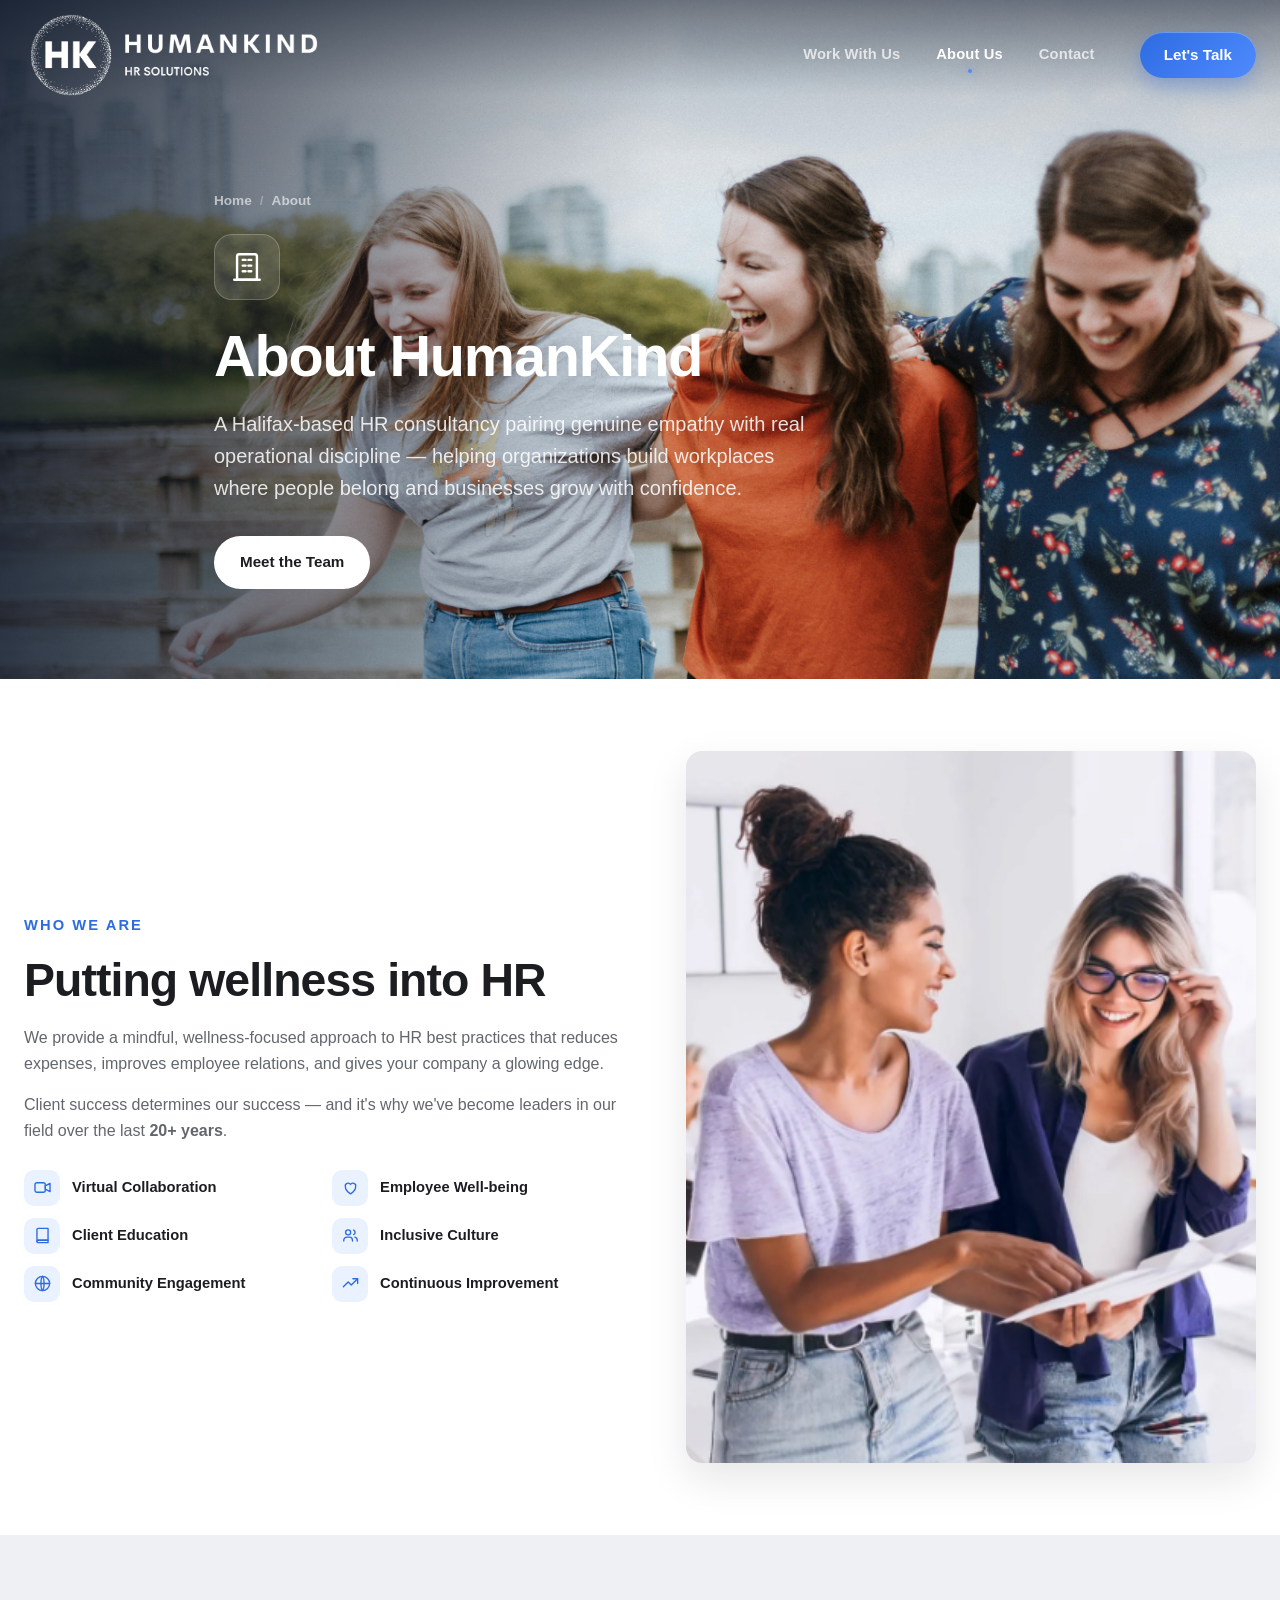
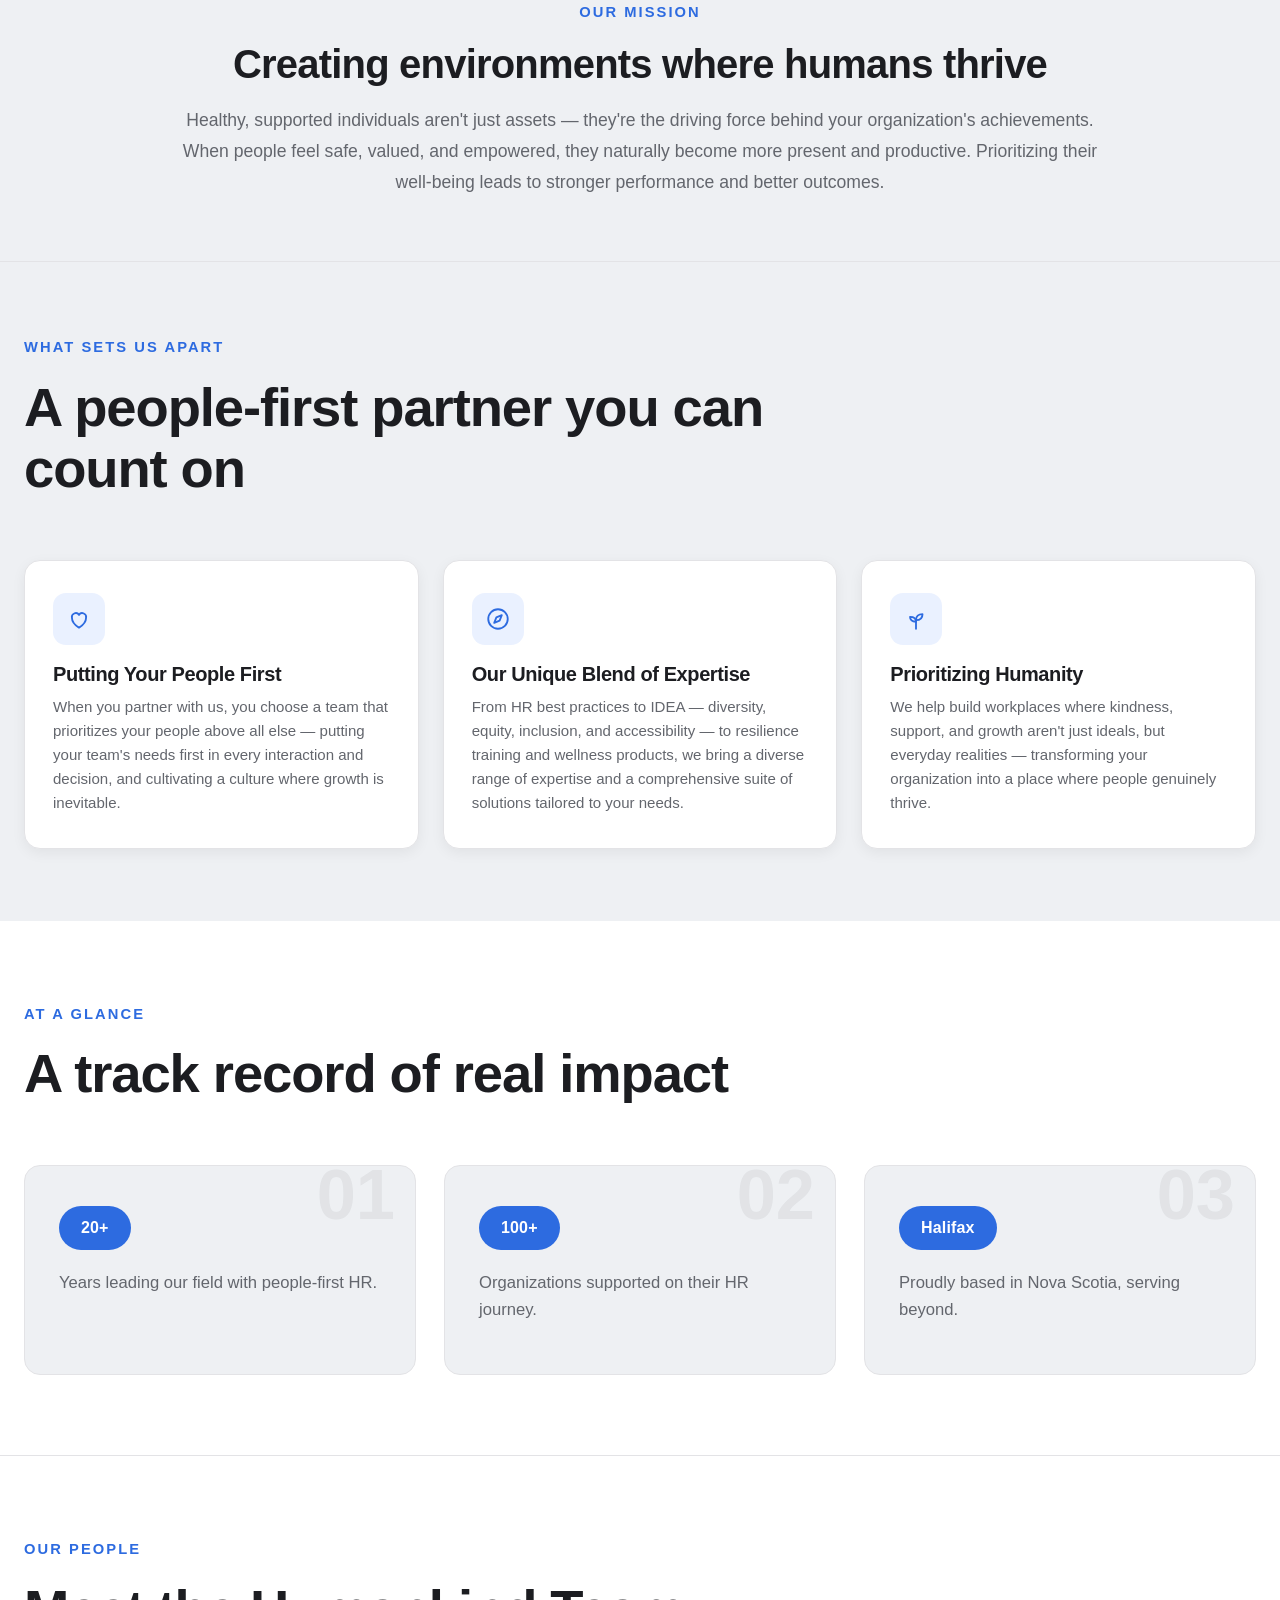
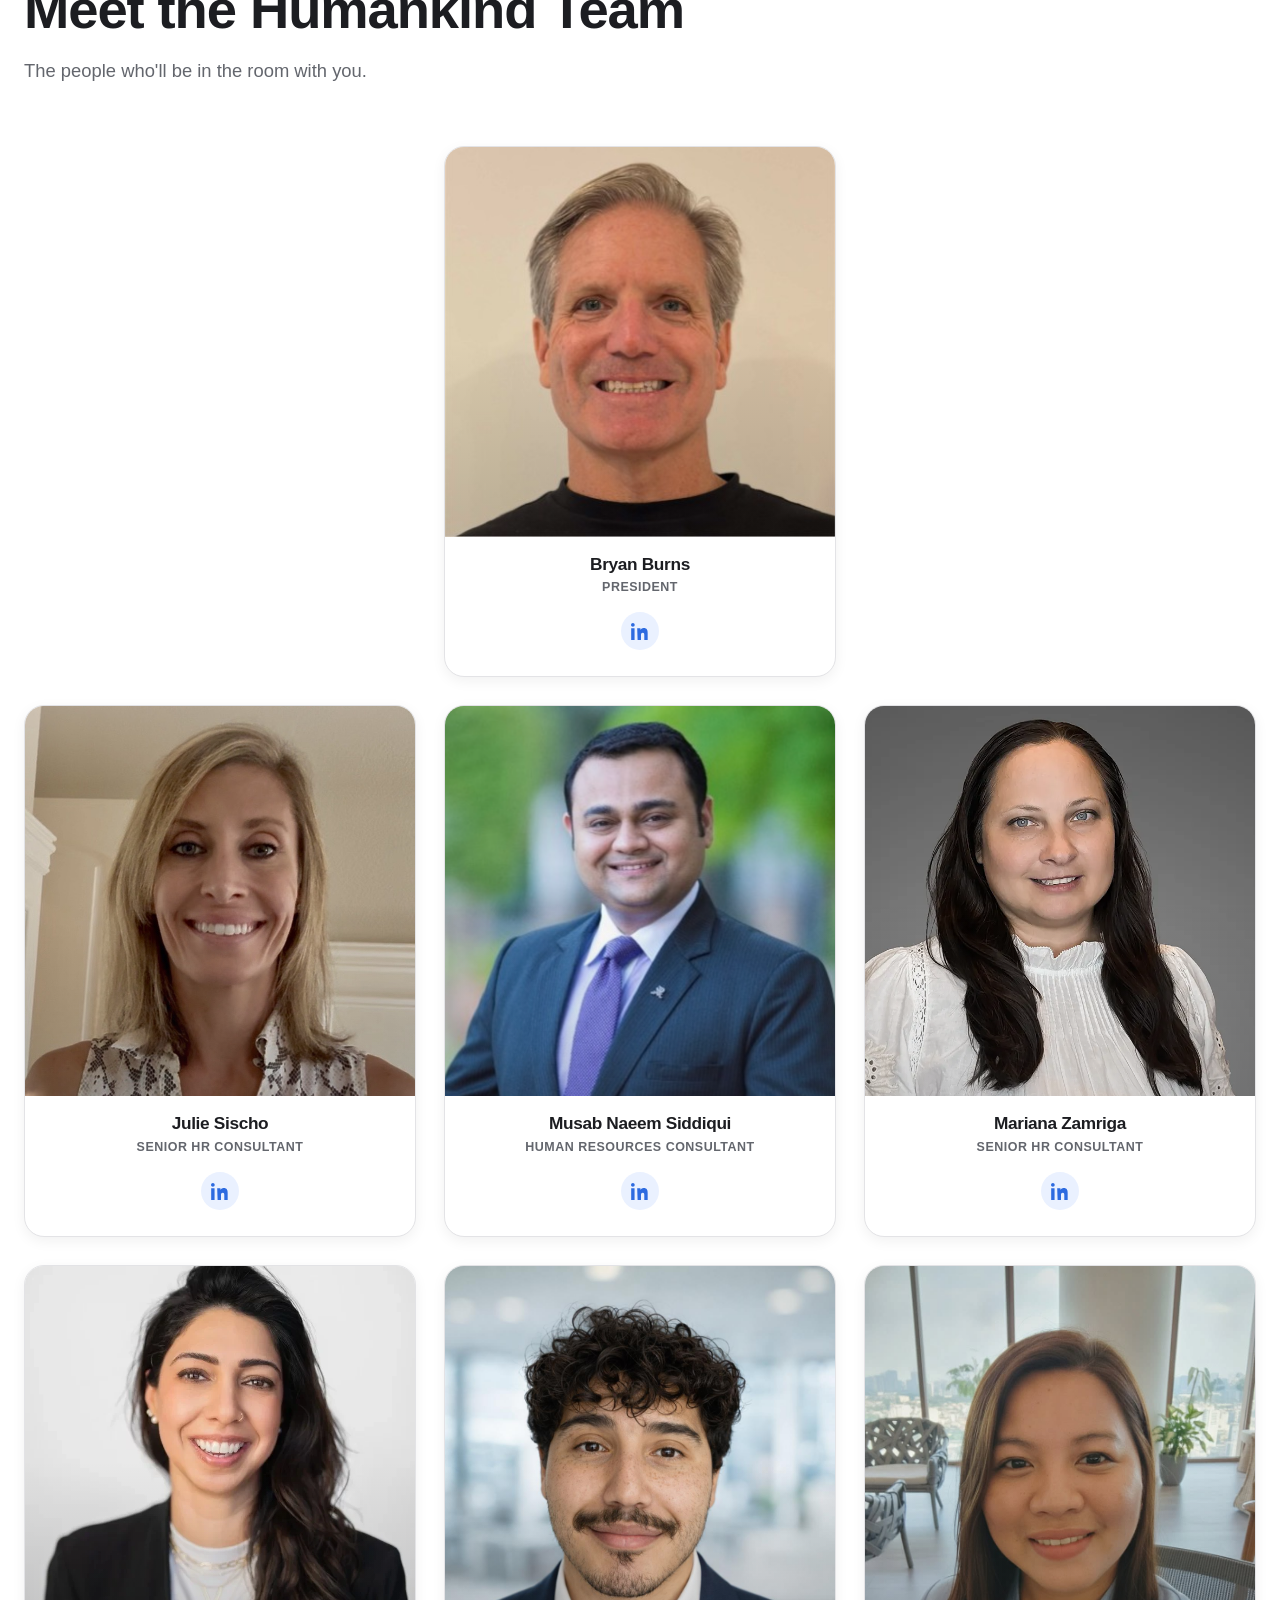
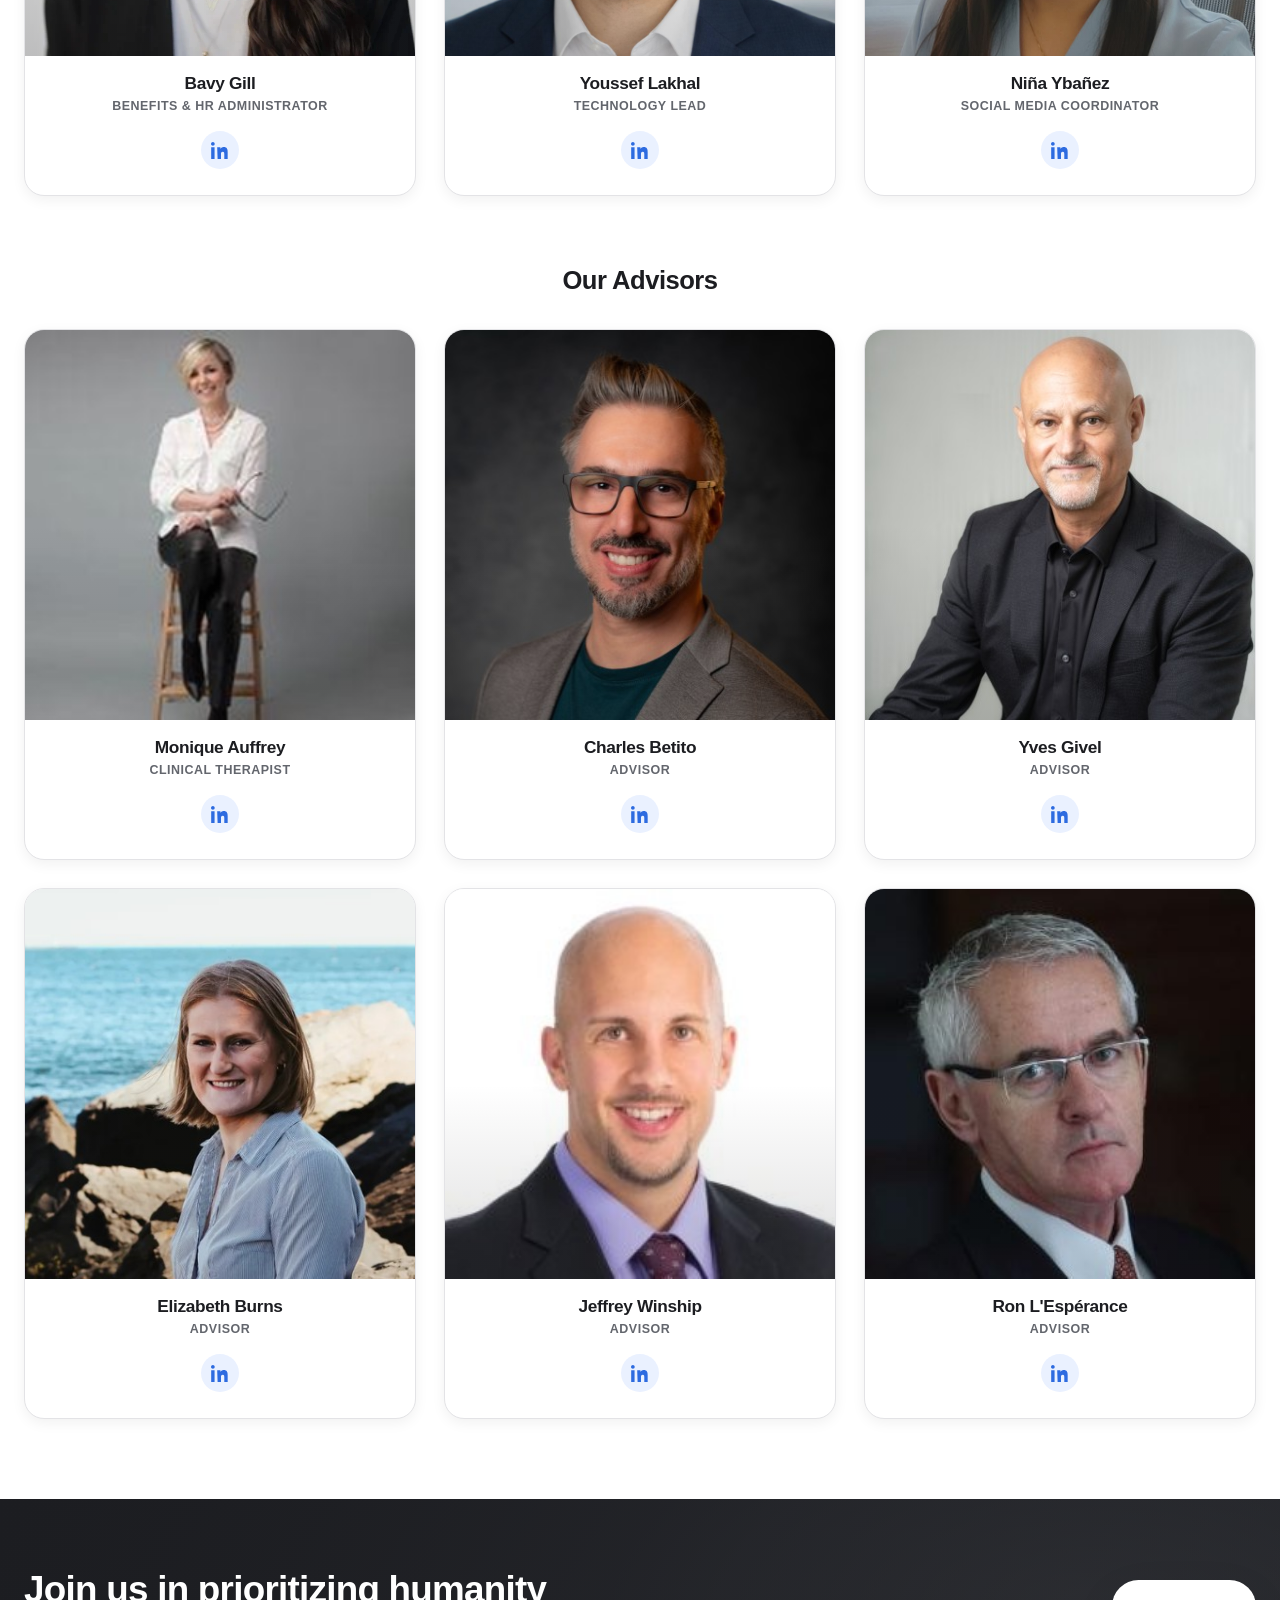
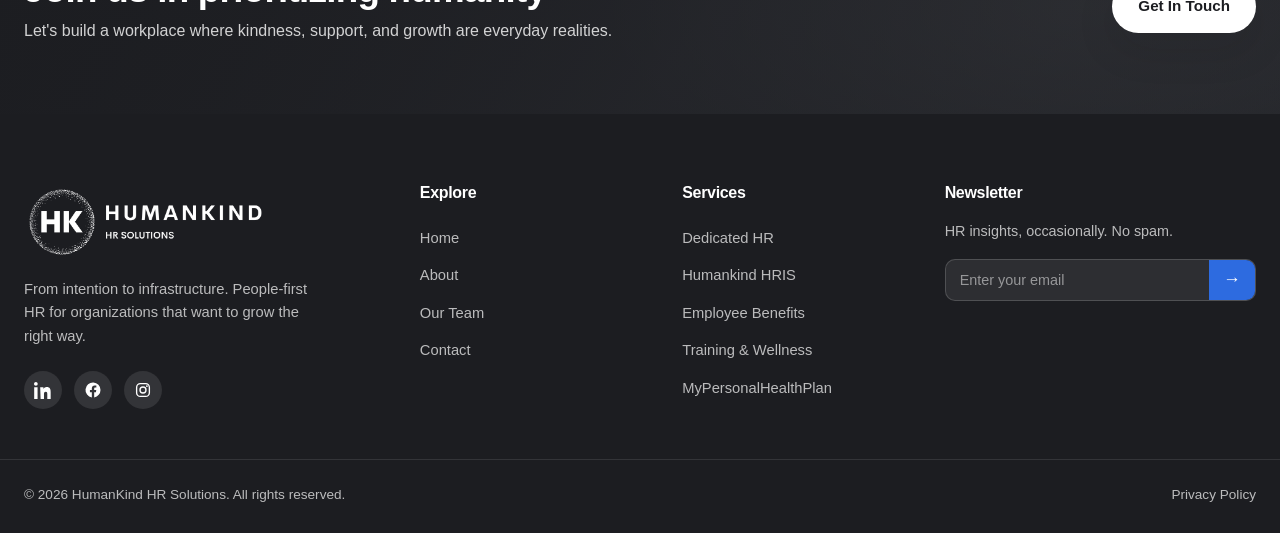
<file: about.html>
﻿<!DOCTYPE html>
<html lang="en">
<head>
  <meta charset="UTF-8" />
  <meta name="viewport" content="width=device-width, initial-scale=1.0" />
  <title>About — HumanKind HR Solutions</title>
  <meta name="description" content="Who we are: a Halifax-based, people-first HR consultancy. Meet the HumanKind team and advisors behind your HR strategy." />
  <link rel="icon" href="favicon.ico" sizes="any" />
  <link rel="icon" type="image/png" sizes="32x32" href="images/logos/favicon-32.png" />
  <link rel="icon" type="image/png" sizes="192x192" href="images/logos/favicon-192.png" />
  <link rel="apple-touch-icon" href="images/logos/favicon-180.png" />
  <link rel="stylesheet" href="styles.css?v=52" />
</head>
<body>

  <!-- ============ HEADER ============ -->
  <header class="site-header" id="header">
    <div class="container header-inner">
      <a href="index.html" class="brand" aria-label="HumanKind HR Solutions — home">
        <img src="images/logos/HK_LOGO.png" alt="HumanKind HR Solutions" class="brand-logo" />
      </a>
      <nav class="nav" aria-label="Primary">
        <ul class="nav-list">
          <li class="has-dropdown">
            <a href="index.html#services" class="nav-link">Work With Us</a>
            <div class="dropdown">
              <a href="dedicated-hr.html"><span class="dd-icon" data-icon="support"></span><span><strong>Dedicated HR</strong><em>Your on-call HR partner</em></span></a>
              <a href="hr-systems.html"><span class="dd-icon" data-icon="chart"></span><span><strong>Humankind HRIS</strong><em>Data, analytics &amp; tooling</em></span></a>
              <a href="employee-benefits.html"><span class="dd-icon" data-icon="shield"></span><span><strong>Employee Benefits</strong><em>Plans that actually fit</em></span></a>
              <a href="training-wellness.html"><span class="dd-icon" data-icon="sprout"></span><span><strong>Training &amp; Wellness</strong><em>Healthier, stronger teams</em></span></a>
              <a href="mypersonalhealthplan.html"><span class="dd-icon" data-icon="heartpulse"></span><span><strong>MyPersonalHealthPlan</strong><em>Individual &amp; family coverage</em></span></a>
            </div>
          </li>
          <li><a href="about.html" class="nav-link active">About Us</a></li>
          <li><a href="contact.html" class="nav-link">Contact</a></li>
        </ul>
      </nav>
      <a href="contact.html" class="btn btn-primary header-cta">Let's Talk</a>
      <button class="hamburger" id="hamburger" aria-label="Open menu" aria-expanded="false"><span></span><span></span><span></span></button>
    </div>
  </header>

  <!-- ============ MOBILE MENU ============ -->
  <div class="mobile-menu" id="mobileMenu">
    <nav aria-label="Mobile">
      <span class="mm-label">Work With Us</span>
      <a href="dedicated-hr.html">Dedicated HR</a>
      <a href="hr-systems.html">Humankind HRIS</a>
      <a href="employee-benefits.html">Employee Benefits</a>
      <a href="training-wellness.html">Training &amp; Wellness</a>
      <a href="mypersonalhealthplan.html">MyPersonalHealthPlan</a>
      <span class="mm-label">Company</span>
      <a href="about.html">About Us</a>
      <a href="contact.html">Contact</a>
      <a href="contact.html" class="btn btn-primary mm-cta">Let's Talk</a>
    </nav>
  </div>

  <main>
    <!-- PAGE HERO -->
    <section class="page-hero">
      <div class="hero-photo" style="background-image:url('images/about/HOME_BACKGROUND.jpg'); --bg-pos:50% 30%; --bg-pos-m:50% 25%"></div>
      <div class="container">
        <div class="breadcrumb"><a href="index.html">Home</a><span>/</span>About</div>
        <div class="page-icon" data-icon="building"></div>
        <h1>About HumanKind</h1>
        <p>A Halifax-based HR consultancy pairing genuine empathy with real operational discipline — helping organizations build workplaces where people belong and businesses grow with confidence.</p>
        <a href="#team" class="btn btn-light">Meet the Team</a>
      </div>
    </section>

    <!-- WHO WE ARE -->
    <section class="svc-intro">
      <div class="container svc-split">
        <div class="svc-copy">
          <span class="eyebrow eyebrow-blue">Who We Are</span>
          <h2>Putting wellness <span class="accent">into HR</span></h2>
          <p>We provide a mindful, wellness-focused approach to HR best practices that reduces expenses, improves employee relations, and gives your company a glowing edge.</p>
          <p>Client success determines our success — and it's why we've become leaders in our field over the last <strong>20+ years</strong>.</p>
          <ul class="pillar-grid">
            <li><span class="pl-ic" data-icon="video"></span>Virtual Collaboration</li>
            <li><span class="pl-ic" data-icon="heart"></span>Employee Well-being</li>
            <li><span class="pl-ic" data-icon="book"></span>Client Education</li>
            <li><span class="pl-ic" data-icon="users"></span>Inclusive Culture</li>
            <li><span class="pl-ic" data-icon="globe"></span>Community Engagement</li>
            <li><span class="pl-ic" data-icon="trend"></span>Continuous Improvement</li>
          </ul>
        </div>
        <div class="svc-media">
          <img src="images/about/WhoWeAre.png" class="about-img" alt="Human-centered HR" />
        </div>
      </div>
    </section>

    <!-- MISSION -->
    <section class="mission-band">
      <div class="container">
        <span class="eyebrow eyebrow-blue">Our Mission</span>
        <h2>Creating environments where <span class="accent">humans thrive</span></h2>
        <p>Healthy, supported individuals aren't just assets — they're the driving force behind your organization's achievements. When people feel safe, valued, and empowered, they naturally become more present and productive. Prioritizing their well-being leads to stronger performance and better outcomes.</p>
      </div>
    </section>

    <!-- WHAT SETS US APART -->
    <section class="svc-features">
      <div class="container">
        <div class="section-head">
          <span class="eyebrow eyebrow-blue">What Sets Us Apart</span>
          <h2>A people-first partner you can <span class="accent">count on</span></h2>
        </div>
        <div class="feature-grid feature-grid-3">
          <div class="feature-card">
            <div class="f-icon" data-icon="heart"></div>
            <h3>Putting Your People First</h3>
            <p>When you partner with us, you choose a team that prioritizes your people above all else — putting your team's needs first in every interaction and decision, and cultivating a culture where growth is inevitable.</p>
          </div>
          <div class="feature-card">
            <div class="f-icon" data-icon="compass"></div>
            <h3>Our Unique Blend of Expertise</h3>
            <p>From HR best practices to IDEA — diversity, equity, inclusion, and accessibility — to resilience training and wellness products, we bring a diverse range of expertise and a comprehensive suite of solutions tailored to your needs.</p>
          </div>
          <div class="feature-card">
            <div class="f-icon" data-icon="sprout"></div>
            <h3>Prioritizing Humanity</h3>
            <p>We help build workplaces where kindness, support, and growth aren't just ideals, but everyday realities — transforming your organization into a place where people genuinely thrive.</p>
          </div>
        </div>
      </div>
    </section>

    <!-- STATS -->
    <section class="svc-outcomes">
      <div class="container">
        <div class="section-head">
          <span class="eyebrow eyebrow-blue">At a Glance</span>
          <h2>A track record of <span class="accent">real impact</span></h2>
        </div>
        <div class="outcome-grid">
          <div><div class="num">20+</div><p>Years leading our field with people-first HR.</p></div>
          <div><div class="num">100+</div><p>Organizations supported on their HR journey.</p></div>
          <div><div class="num">Halifax</div><p>Proudly based in Nova Scotia, serving beyond.</p></div>
        </div>
      </div>
    </section>

    <!-- TEAM -->
    <section class="team section" id="team">
      <div class="container">
        <div class="section-head">
          <span class="eyebrow eyebrow-blue">Our People</span>
          <h2>Meet the <span class="accent">Humankind Team</span></h2>
          <p class="section-lead">The people who'll be in the room with you.</p>
        </div>

        <div class="team-grid team-grid--lead">
          <article class="team-card">
            <div class="team-photo"><img src="images/team/Bryan_Headshot.jpg" alt="Bryan Burns" /></div>
            <h3>Bryan Burns</h3>
            <span class="role">President</span>
            <a class="li" data-icon="linkedin" href="https://www.linkedin.com/in/bryanburnshrocore/" target="_blank" rel="noopener noreferrer" aria-label="Bryan Burns on LinkedIn"></a>
          </article>
        </div>

        <div class="team-grid">
          <article class="team-card">
            <div class="team-photo"><img src="images/team/Julie_Headshot.jpg" alt="Julie Sischo" /></div>
            <h3>Julie Sischo</h3>
            <span class="role">Senior HR Consultant</span>
            <a class="li" data-icon="linkedin" href="https://www.linkedin.com/in/julie-sischo/" target="_blank" rel="noopener noreferrer" aria-label="Julie Sischo on LinkedIn"></a>
          </article>
          <article class="team-card">
            <div class="team-photo"><img src="images/team/Musab_Headshot.png" alt="Musab Naeem Siddiqui" /></div>
            <h3>Musab Naeem Siddiqui</h3>
            <span class="role">Human Resources Consultant</span>
            <a class="li" data-icon="linkedin" href="https://www.linkedin.com/in/musab-siddiqui-cphr-shrm-scp-76015938" target="_blank" rel="noopener noreferrer" aria-label="Musab Naeem Siddiqui on LinkedIn"></a>
          </article>
          <article class="team-card">
            <div class="team-photo"><img src="images/team/Mariana_Zamriga.png" alt="Mariana Zamriga" /></div>
            <h3>Mariana Zamriga</h3>
            <span class="role">Senior HR Consultant</span>
            <a class="li" data-icon="linkedin" href="https://www.linkedin.com/in/mariana-zamriga-mba-0915a37/" target="_blank" rel="noopener noreferrer" aria-label="Mariana Zamriga on LinkedIn"></a>
          </article>
          <article class="team-card">
            <div class="team-photo"><img src="images/team/Bavy_Gill.webp" alt="Bavy Gill" /></div>
            <h3>Bavy Gill</h3>
            <span class="role">Benefits &amp; HR Administrator</span>
            <!-- LinkedIn on hold — when ready, add back: href="https://www.linkedin.com/in/bavy-gill-5b4133411/" target="_blank" rel="noopener noreferrer" -->
            <a class="li" data-icon="linkedin" aria-disabled="true" aria-label="Bavy Gill on LinkedIn (coming soon)"></a>
          </article>
          <article class="team-card">
            <div class="team-photo"><img src="images/team/Youssef_Lakhal.jpg" alt="Youssef Lakhal" /></div>
            <h3>Youssef Lakhal</h3>
            <span class="role">Technology Lead</span>
            <a class="li" data-icon="linkedin" href="https://www.linkedin.com/in/youssef-lakhal-b422a5419/" target="_blank" rel="noopener noreferrer" aria-label="Youssef Lakhal on LinkedIn"></a>
          </article>
          <article class="team-card">
            <div class="team-photo"><img src="images/team/Nina_Ybanez.png" alt="Niña Ybañez" /></div>
            <h3>Niña Ybañez</h3>
            <span class="role">Social Media Coordinator</span>
            <a class="li" data-icon="linkedin" href="https://www.linkedin.com/in/thisisjustnina" target="_blank" rel="noopener noreferrer" aria-label="Niña Ybañez on LinkedIn"></a>
          </article>
        </div>

        <h3 class="team-subhead">Our Advisors</h3>
        <div class="team-grid advisors">
          <article class="team-card">
            <div class="team-photo"><img src="images/team/Monique_Headshot.jpg" alt="Monique Auffrey" /></div>
            <h3>Monique Auffrey</h3>
            <span class="role">Clinical Therapist</span>
            <a class="li" data-icon="linkedin" href="https://www.linkedin.com/in/moniqueauffrey" target="_blank" rel="noopener noreferrer" aria-label="Monique Auffrey on LinkedIn"></a>
          </article>
          <article class="team-card">
            <div class="team-photo"><img src="images/team/Charles_Betito.jpeg" alt="Charles Betito" /></div>
            <h3>Charles Betito</h3>
            <span class="role">Advisor</span>
            <a class="li" data-icon="linkedin" href="https://www.linkedin.com/in/cbetito/" target="_blank" rel="noopener noreferrer" aria-label="Charles Betito on LinkedIn"></a>
          </article>
          <article class="team-card">
            <div class="team-photo"><img src="images/team/Yves_Givel.jpeg" alt="Yves Givel" /></div>
            <h3>Yves Givel</h3>
            <span class="role">Advisor</span>
            <a class="li" data-icon="linkedin" href="https://www.linkedin.com/in/yvesgivel/" target="_blank" rel="noopener noreferrer" aria-label="Yves Givel on LinkedIn"></a>
          </article>
          <article class="team-card">
            <div class="team-photo"><img src="images/team/Elizabeth_Burns_Headshot.jpg" alt="Elizabeth Burns" /></div>
            <h3>Elizabeth Burns</h3>
            <span class="role">Advisor</span>
            <a class="li" data-icon="linkedin" href="https://www.linkedin.com/in/elizabeth-burns-68299a105/" target="_blank" rel="noopener noreferrer" aria-label="Elizabeth Burns on LinkedIn"></a>
          </article>
          <article class="team-card">
            <div class="team-photo"><img src="images/team/Jeff_Winship.jpeg" alt="Jeffrey Winship" /></div>
            <h3>Jeffrey Winship</h3>
            <span class="role">Advisor</span>
            <a class="li" data-icon="linkedin" href="https://www.linkedin.com/in/jeffreywinship/" target="_blank" rel="noopener noreferrer" aria-label="Jeffrey Winship on LinkedIn"></a>
          </article>
          <article class="team-card">
            <div class="team-photo"><img src="images/team/Ron_Lesperance.jpeg" alt="Ron L'Espérance" /></div>
            <h3>Ron L'Espérance</h3>
            <span class="role">Advisor</span>
            <a class="li" data-icon="linkedin" href="https://www.linkedin.com/in/ron-l-esperance-170b18/" target="_blank" rel="noopener noreferrer" aria-label="Ron L'Espérance on LinkedIn"></a>
          </article>
        </div>
      </div>
    </section>

    <!-- CTA -->
    <section class="cta-banner">
      <div class="container cta-inner">
        <div>
          <h2>Join us in prioritizing humanity</h2>
          <p>Let's build a workplace where kindness, support, and growth are everyday realities.</p>
        </div>
        <a href="contact.html" class="btn btn-light">Get In Touch</a>
      </div>
    </section>
  </main>

  <!-- ============ FOOTER ============ -->
  <footer class="site-footer">
    <div class="container footer-grid">
      <div class="footer-brand">
        <img src="images/logos/HK_LOGO.png" alt="HumanKind HR Solutions" class="footer-logo" />
        <p>From intention to infrastructure. People-first HR for organizations that want to grow the right way.</p>
        <div class="socials"><a href="https://www.linkedin.com/company/humankind-hr-solutions-inc" target="_blank" rel="noopener noreferrer" aria-label="LinkedIn" data-icon="linkedin"></a><a href="https://www.facebook.com/hrocoreinc" target="_blank" rel="noopener noreferrer" aria-label="Facebook" data-icon="facebook"></a><a href="https://www.instagram.com/humankindhrsolutions/" target="_blank" rel="noopener noreferrer" aria-label="Instagram" data-icon="instagram"></a></div>
      </div>
      <div class="footer-col"><h4>Explore</h4><a href="index.html">Home</a><a href="about.html">About</a><a href="about.html#team">Our Team</a><a href="contact.html">Contact</a></div>
      <div class="footer-col"><h4>Services</h4><a href="dedicated-hr.html">Dedicated HR</a><a href="hr-systems.html">Humankind HRIS</a><a href="employee-benefits.html">Employee Benefits</a><a href="training-wellness.html">Training &amp; Wellness</a><a href="mypersonalhealthplan.html">MyPersonalHealthPlan</a></div>
      <div class="footer-col footer-news"><h4>Newsletter</h4><p>HR insights, occasionally. No spam.</p><form class="news-form" onsubmit="return false"><input type="email" placeholder="Enter your email" aria-label="Email address" /><button aria-label="Subscribe">→</button></form></div>
    </div>
    <div class="container footer-bottom"><span>© <span id="year"></span> HumanKind HR Solutions. All rights reserved.</span><a href="privacy-policy.html">Privacy Policy</a></div>
  </footer>

  <script src="script.js?v=21"></script>
</body>
</html>
</file>
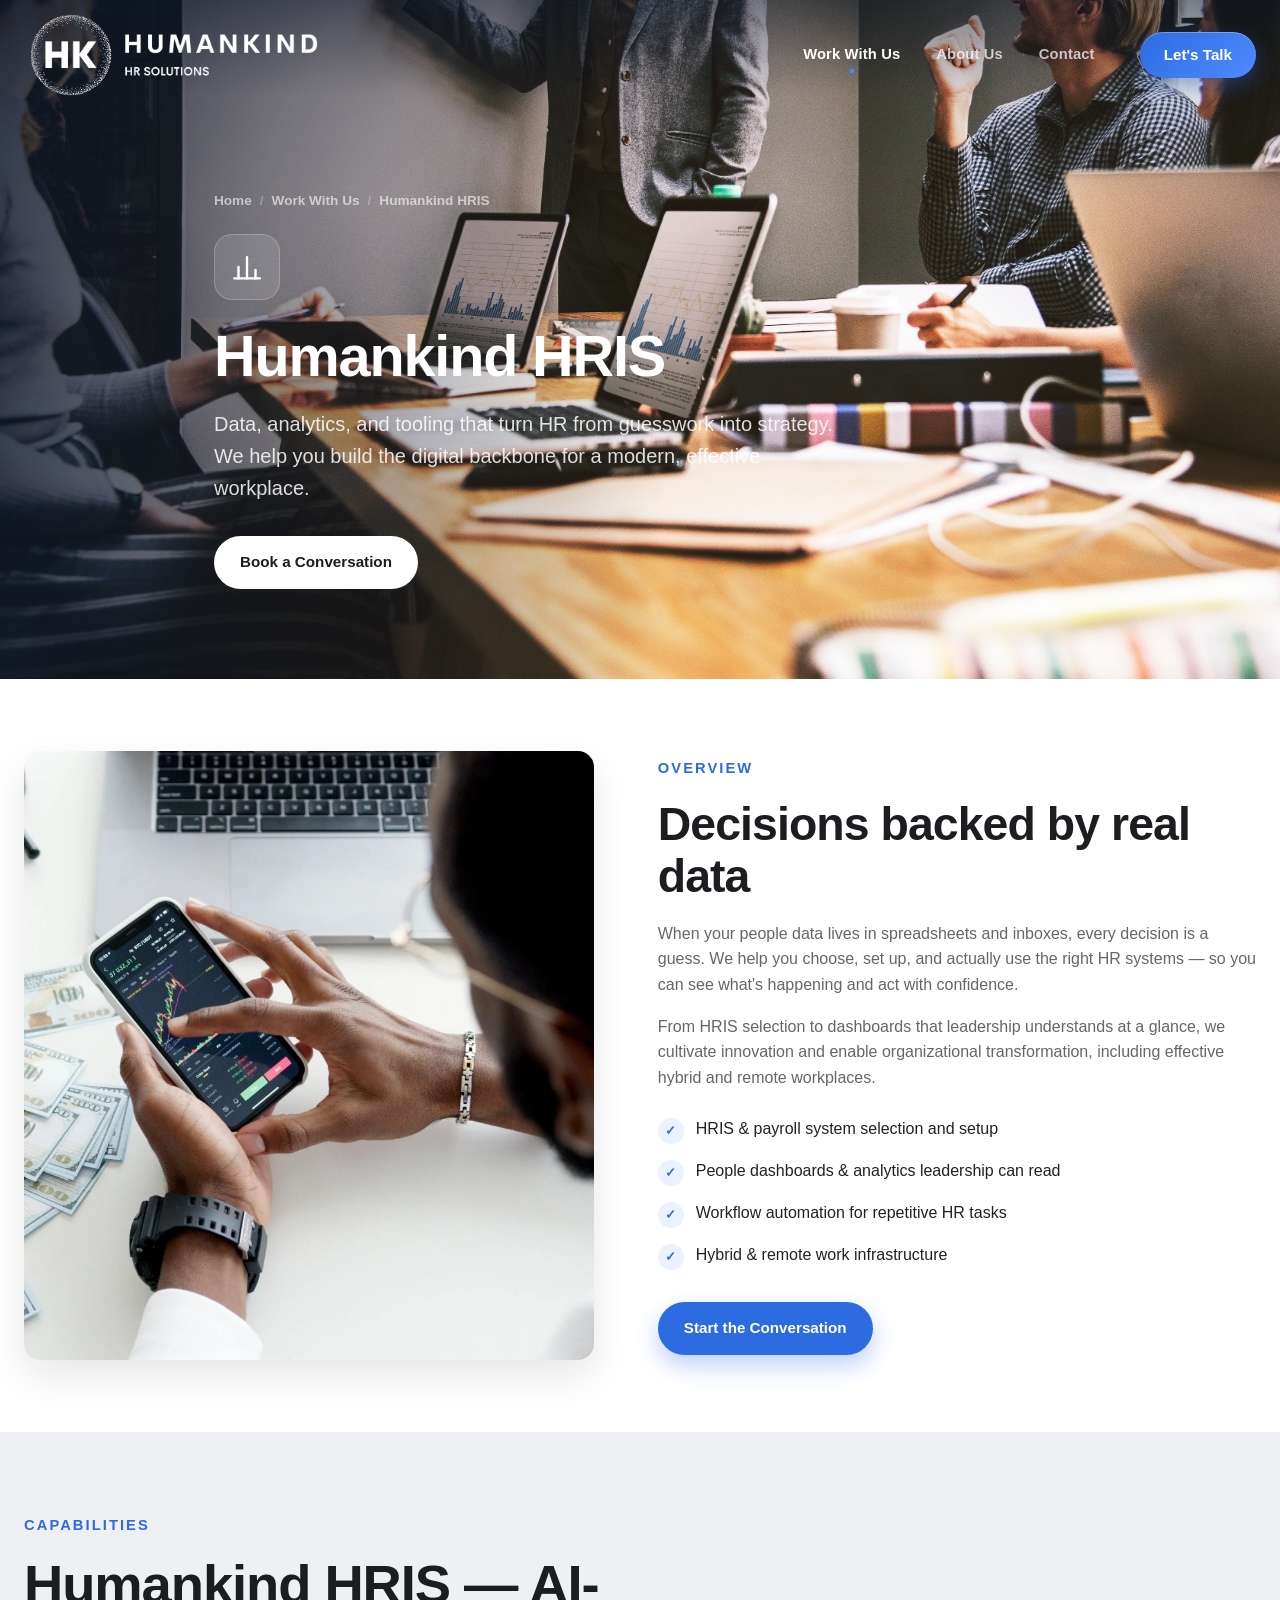
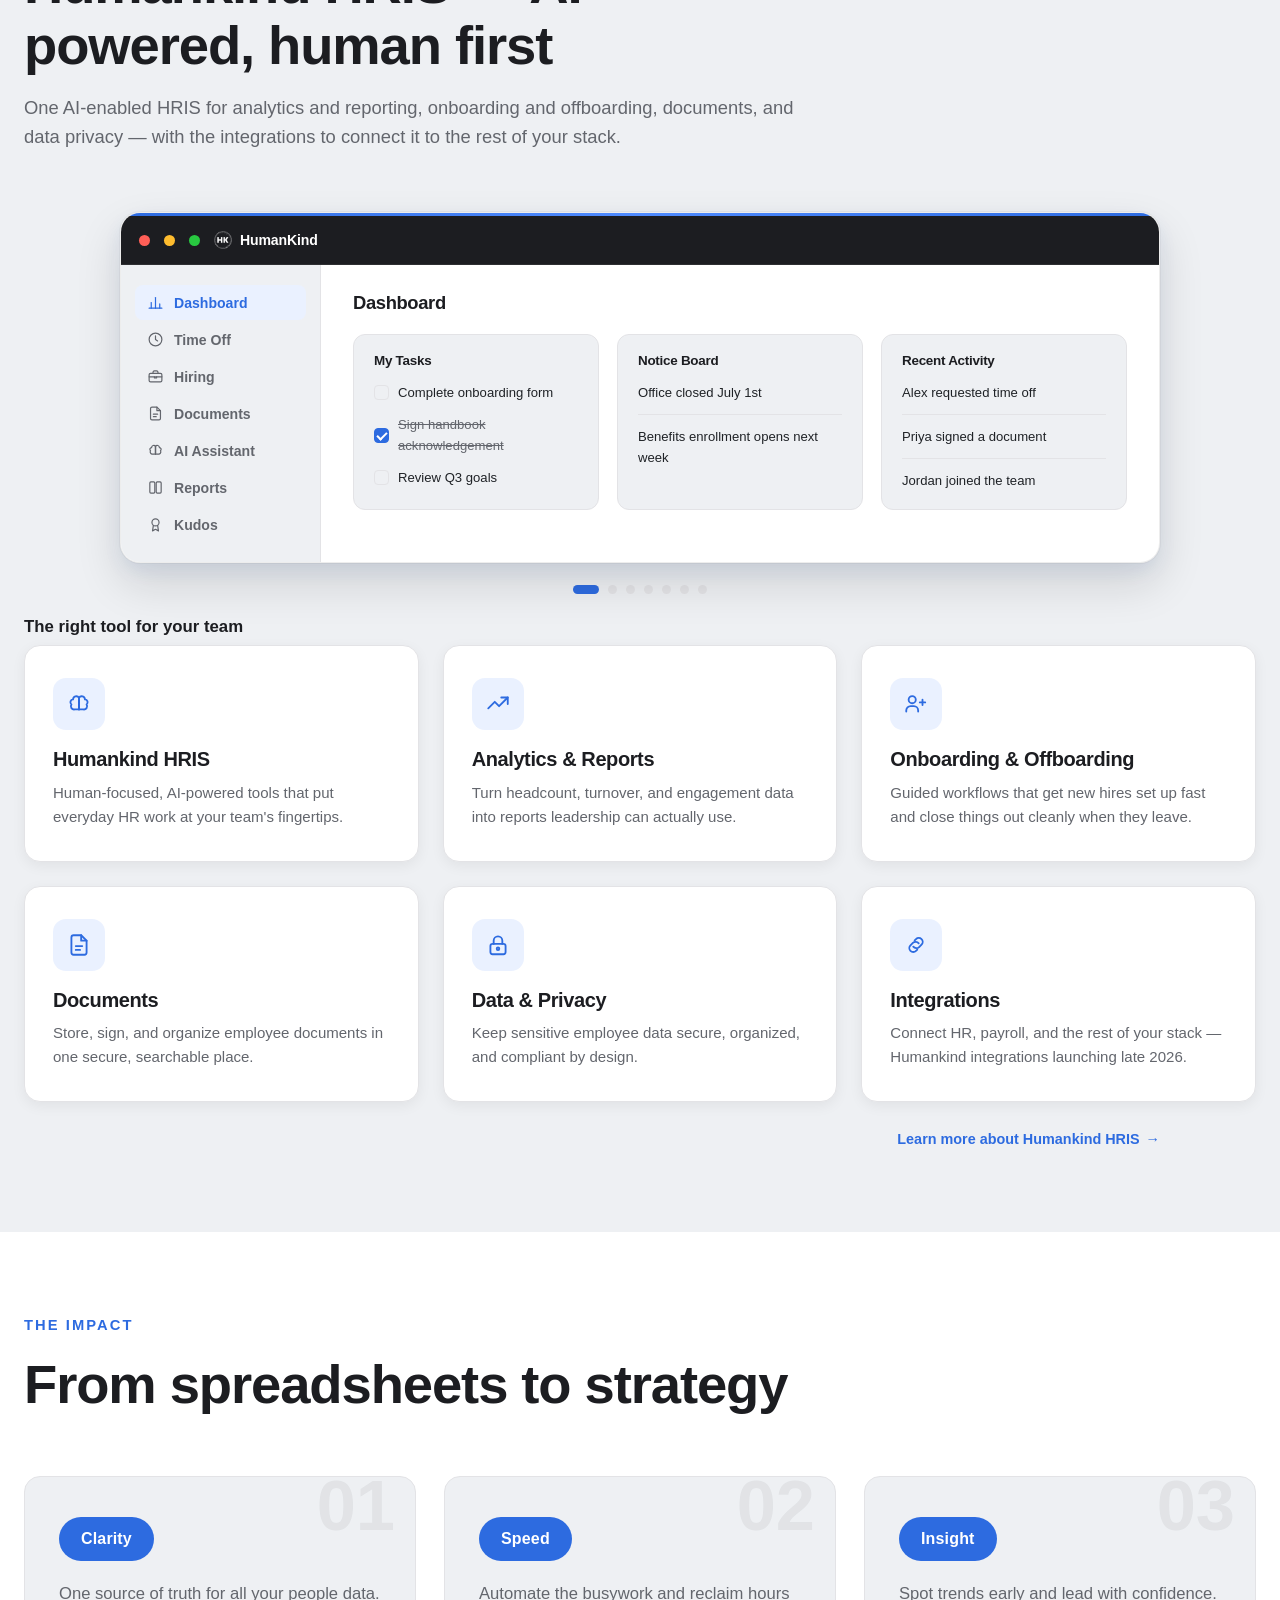
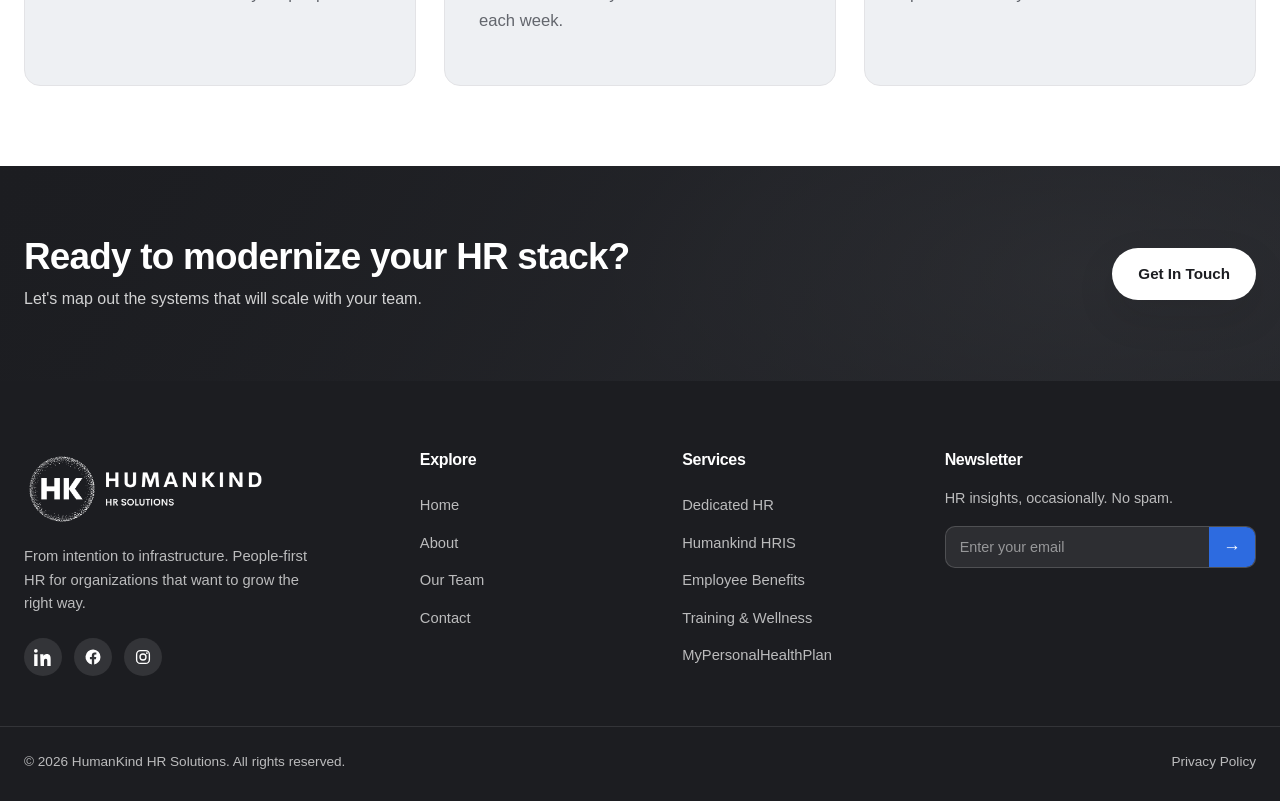
<file: hr-systems.html>
﻿<!DOCTYPE html>
<html lang="en">
<head>
  <meta charset="UTF-8" />
  <meta name="viewport" content="width=device-width, initial-scale=1.0" />
  <title>Humankind HRIS — HumanKind HR Solutions</title>
  <meta name="description" content="Powerful HR data, analytics, and tooling. We enable organizational transformation and effective hybrid workplaces with modern HR systems." />
  <link rel="icon" href="favicon.ico" sizes="any" />
  <link rel="icon" type="image/png" sizes="32x32" href="images/logos/favicon-32.png" />
  <link rel="icon" type="image/png" sizes="192x192" href="images/logos/favicon-192.png" />
  <link rel="apple-touch-icon" href="images/logos/favicon-180.png" />
  <link rel="stylesheet" href="styles.css?v=52" />
</head>
<body>

  <!-- ============ HEADER ============ -->
  <header class="site-header" id="header">
    <div class="container header-inner">
      <a href="index.html" class="brand" aria-label="HumanKind HR Solutions — home">
        <img src="images/logos/HK_LOGO.png" alt="HumanKind HR Solutions" class="brand-logo" />
      </a>
      <nav class="nav" aria-label="Primary">
        <ul class="nav-list">
          <li class="has-dropdown">
            <a href="#" class="nav-link active">Work With Us</a>
            <div class="dropdown">
              <a href="dedicated-hr.html"><span class="dd-icon" data-icon="support"></span><span><strong>Dedicated HR</strong><em>Your on-call HR partner</em></span></a>
              <a href="hr-systems.html" aria-current="page"><span class="dd-icon" data-icon="chart"></span><span><strong>Humankind HRIS</strong><em>Data, analytics &amp; tooling</em></span></a>
              <a href="employee-benefits.html"><span class="dd-icon" data-icon="shield"></span><span><strong>Employee Benefits</strong><em>Plans that actually fit</em></span></a>
              <a href="training-wellness.html"><span class="dd-icon" data-icon="sprout"></span><span><strong>Training &amp; Wellness</strong><em>Healthier, stronger teams</em></span></a>
              <a href="mypersonalhealthplan.html"><span class="dd-icon" data-icon="heartpulse"></span><span><strong>MyPersonalHealthPlan</strong><em>Individual &amp; family coverage</em></span></a>
            </div>
          </li>
          <li><a href="about.html" class="nav-link">About Us</a></li>
          <li><a href="contact.html" class="nav-link">Contact</a></li>
        </ul>
      </nav>
      <a href="contact.html" class="btn btn-primary header-cta">Let's Talk</a>
      <button class="hamburger" id="hamburger" aria-label="Open menu" aria-expanded="false"><span></span><span></span><span></span></button>
    </div>
  </header>

  <!-- ============ MOBILE MENU ============ -->
  <div class="mobile-menu" id="mobileMenu">
    <nav aria-label="Mobile">
      <span class="mm-label">Work With Us</span>
      <a href="dedicated-hr.html">Dedicated HR</a>
      <a href="hr-systems.html">Humankind HRIS</a>
      <a href="employee-benefits.html">Employee Benefits</a>
      <a href="training-wellness.html">Training &amp; Wellness</a>
      <a href="mypersonalhealthplan.html">MyPersonalHealthPlan</a>
      <span class="mm-label">Company</span>
      <a href="about.html">About Us</a>
      <a href="contact.html">Contact</a>
      <a href="contact.html" class="btn btn-primary mm-cta">Let's Talk</a>
    </nav>
  </div>

  <main>
    <!-- PAGE HERO -->
    <section class="page-hero">
      <div class="hero-photo" style="background-image:url('images/services/HR_Systems_Hero.jpg'); --bg-pos:60% center; --bg-pos-m:70% center"></div>
      <div class="container">
        <div class="breadcrumb"><a href="index.html">Home</a><span>/</span><a href="index.html#services">Work With Us</a><span>/</span>Humankind HRIS</div>
        <div class="page-icon" data-icon="chart"></div>
        <h1>Humankind HRIS</h1>
        <p>Data, analytics, and tooling that turn HR from guesswork into strategy. We help you build the digital backbone for a modern, effective workplace.</p>
        <a href="contact.html" class="btn btn-light" data-lead>Book a Conversation</a>
      </div>
    </section>

    <!-- INTRO SPLIT -->
    <section class="svc-intro">
      <div class="container svc-split reverse">
        <div class="svc-copy">
          <span class="eyebrow eyebrow-blue">Overview</span>
          <h2>Decisions backed by <span class="accent">real data</span></h2>
          <p>When your people data lives in spreadsheets and inboxes, every decision is a guess. We help you choose, set up, and actually use the right HR systems — so you can see what's happening and act with confidence.</p>
          <p>From HRIS selection to dashboards that leadership understands at a glance, we cultivate innovation and enable organizational transformation, including effective hybrid and remote workplaces.</p>
          <ul class="svc-list">
            <li><span class="tick">✓</span> HRIS &amp; payroll system selection and setup</li>
            <li><span class="tick">✓</span> People dashboards &amp; analytics leadership can read</li>
            <li><span class="tick">✓</span> Workflow automation for repetitive HR tasks</li>
            <li><span class="tick">✓</span> Hybrid &amp; remote work infrastructure</li>
          </ul>
          <a href="contact.html" class="btn btn-primary" data-lead>Start the Conversation</a>
        </div>
        <div class="svc-media">
          <img src="images/services/HRSystems.jpg" class="svc-photo" style="aspect-ratio:885/946" alt="HR data and analytics">
        </div>
      </div>
    </section>

    <!-- CAPABILITIES + HRIS PREVIEW -->
    <section class="hris-preview section">
      <div class="container">
        <div class="section-head">
          <span class="eyebrow eyebrow-blue">Capabilities</span>
          <h2>Humankind HRIS — <span class="accent">AI-powered, human first</span></h2>
          <p class="section-lead">One AI-enabled HRIS for analytics and reporting, onboarding and offboarding, documents, and data privacy — with the integrations to connect it to the rest of your stack.</p>
        </div>
        <div class="hris-mock">
          <div class="hris-mock-bar">
            <span class="hris-dot hris-dot--red"></span>
            <span class="hris-dot hris-dot--yellow"></span>
            <span class="hris-dot hris-dot--green"></span>
            <span class="hris-brand"><img src="images/logos/HK_MARK.png" alt="" /><b>HumanKind</b></span>
          </div>
          <div class="hris-mock-body">
            <nav class="hris-mock-nav" id="hrisNav">
              <button class="hris-nav-item active" data-screen="0"><b data-icon="chart"></b>Dashboard</button>
              <button class="hris-nav-item" data-screen="1"><b data-icon="clock"></b>Time Off</button>
              <button class="hris-nav-item" data-screen="2"><b data-icon="briefcase"></b>Hiring</button>
              <button class="hris-nav-item" data-screen="3"><b data-icon="doc"></b>Documents</button>
              <button class="hris-nav-item" data-screen="4"><b data-icon="brain"></b>AI Assistant</button>
              <button class="hris-nav-item" data-screen="5"><b data-icon="columns"></b>Reports</button>
              <button class="hris-nav-item" data-screen="6"><b data-icon="award"></b>Kudos</button>
            </nav>

            <div class="hris-stage" id="hrisStage">
              <!-- 1 · DASHBOARD -->
              <div class="hris-screen active">
                <h3>Dashboard</h3>
                <div class="hris-mock-cards">
                  <div class="hris-mock-card">
                    <h4>My Tasks</h4>
                    <ul class="hris-tasks">
                      <li><span class="hris-check"></span>Complete onboarding form</li>
                      <li><span class="hris-check done"></span>Sign handbook acknowledgement</li>
                      <li><span class="hris-check"></span>Review Q3 goals</li>
                    </ul>
                  </div>
                  <div class="hris-mock-card">
                    <h4>Notice Board</h4>
                    <ul class="hris-notice">
                      <li>Office closed July 1st</li>
                      <li>Benefits enrollment opens next week</li>
                    </ul>
                  </div>
                  <div class="hris-mock-card">
                    <h4>Recent Activity</h4>
                    <ul class="hris-notice">
                      <li>Alex requested time off</li>
                      <li>Priya signed a document</li>
                      <li>Jordan joined the team</li>
                    </ul>
                  </div>
                </div>
              </div>

              <!-- 2 · TIME OFF -->
              <div class="hris-screen">
                <h3>Time Off</h3>
                <div class="hris-balances">
                  <div class="hris-bal"><b>12.5</b><span>Vacation days</span></div>
                  <div class="hris-bal"><b>4.0</b><span>Sick days</span></div>
                  <div class="hris-bal"><b>2.0</b><span>Personal days</span></div>
                </div>
                <div class="hris-reqs">
                  <div class="hris-req"><span class="hris-av">AM</span><div class="hris-who">Alex Morgan<small>Vacation · Aug 4 – 8</small></div><span class="hris-pill good">Approved</span></div>
                  <div class="hris-req"><span class="hris-av">PR</span><div class="hris-who">Priya Raman<small>Sick day · Jul 29</small></div><span class="hris-pill warn">Pending</span></div>
                  <div class="hris-req"><span class="hris-av">JL</span><div class="hris-who">Jordan Lee<small>Personal · Aug 15</small></div><span class="hris-pill warn">Pending</span></div>
                </div>
              </div>

              <!-- 3 · HIRING -->
              <div class="hris-screen">
                <div class="hris-row-head">
                  <h3>Hiring</h3>
                  <span class="hris-mini-btn">+ New job posting</span>
                </div>
                <div class="hris-tabs">
                  <span class="hris-tab active">Postings</span>
                  <span class="hris-tab">Candidates</span>
                  <span class="hris-tab">Templates</span>
                </div>
                <div class="hris-jobs">
                  <div class="hris-job">
                    <div class="hris-job-main"><b>Senior HR Consultant</b><small>Halifax, NS &middot; Full-time</small></div>
                    <span class="hris-pill good">Open</span>
                    <div class="hris-job-avatars"><span class="hris-av">JD</span><span class="hris-av">AM</span><span class="hris-av">+10</span></div>
                  </div>
                  <div class="hris-job">
                    <div class="hris-job-main"><b>Marketing Coordinator</b><small>Remote &middot; Contract</small></div>
                    <span class="hris-pill neutral">Draft</span>
                    <div class="hris-job-avatars"><span class="hris-av av-empty">&mdash;</span></div>
                  </div>
                  <div class="hris-job">
                    <div class="hris-job-main"><b>Warehouse Associate</b><small>Dartmouth, NS &middot; Full-time</small></div>
                    <span class="hris-pill good">Open</span>
                    <div class="hris-job-avatars"><span class="hris-av">RL</span><span class="hris-av">SC</span><span class="hris-av">+32</span></div>
                  </div>
                </div>
              </div>

              <!-- 4 · DOCUMENTS -->
              <div class="hris-screen">
                <h3>Documents</h3>
                <div class="hris-fields">
                  <div class="hris-field"><label>Document name</label><div class="hris-input">Employment agreement — A. Morgan</div></div>
                  <div class="hris-field"><label>Category</label><div class="hris-input">Contracts <i>▾</i></div></div>
                  <div class="hris-field"><label>Assign to</label><div class="hris-input">Alex Morgan <i>▾</i></div></div>
                  <div class="hris-field"><label>Signature required</label><div class="hris-input">Yes — e-signature <i>▾</i></div></div>
                </div>
                <div class="hris-upload">Upload &amp; send for signature</div>
              </div>

              <!-- 5 · AI ASSISTANT -->
              <div class="hris-screen">
                <h3>AI Assistant</h3>
                <div class="hris-chat">
                  <span class="hris-bubble user">How many vacation days does Priya have left?</span>
                  <span class="hris-bubble ai">Priya Raman has <strong>9.5 vacation days</strong> remaining for 2026.<em>View her profile →</em></span>
                  <span class="hris-bubble user">Draft a return-to-work letter for her.</span>
                  <span class="hris-bubble ai">Drafted from your policy template — ready for review.<em>Open draft →</em></span>
                </div>
              </div>

              <!-- 6 · REPORTS -->
              <div class="hris-screen">
                <h3>Reports</h3>
                <table class="hris-table">
                  <thead><tr><th>Employee</th><th>Regular</th><th>Overtime</th><th>Total</th></tr></thead>
                  <tbody>
                    <tr><td>Alex Morgan</td><td>72.0</td><td>3.5</td><td>75.5</td></tr>
                    <tr><td>Priya Raman</td><td>80.0</td><td>0.0</td><td>80.0</td></tr>
                    <tr><td>Jordan Lee</td><td>64.0</td><td>6.0</td><td>70.0</td></tr>
                    <tr><td>Sam Chen</td><td>78.5</td><td>1.5</td><td>80.0</td></tr>
                  </tbody>
                </table>
                <div class="hris-total"><span>Pay period total</span><span>305.5 hrs</span></div>
              </div>

              <!-- 7 · KUDOS -->
              <div class="hris-screen">
                <h3>Kudos</h3>
                <div class="hris-kudos">
                  <div class="hris-kudo">
                    <span class="hris-av">JL</span>
                    <div><b>Jordan Lee</b> recognized <b>Priya Raman</b><p>Stayed late to get benefits enrollment out the door — total lifesaver.</p><span class="hris-tag">★ Above &amp; beyond</span></div>
                  </div>
                  <div class="hris-kudo">
                    <span class="hris-av">AM</span>
                    <div><b>Alex Morgan</b> recognized <b>Sam Chen</b><p>Onboarded two new hires this week without dropping a thing.</p><span class="hris-tag">★ Team player</span></div>
                  </div>
                </div>
              </div>
            </div>
          </div>
        </div>
        <div class="hris-dots" id="hrisDots" role="tablist" aria-label="Dashboard screens"></div>
        <p class="svc-subhead">The right tool for your team</p>
        <div class="feature-grid">
          <div class="feature-card"><div class="f-icon" data-icon="brain"></div><h3>Humankind HRIS</h3><p>Human-focused, AI-powered tools that put everyday HR work at your team's fingertips.</p></div>
          <div class="feature-card"><div class="f-icon" data-icon="trend"></div><h3>Analytics &amp; Reports</h3><p>Turn headcount, turnover, and engagement data into reports leadership can actually use.</p></div>
          <div class="feature-card"><div class="f-icon" data-icon="userplus"></div><h3>Onboarding &amp; Offboarding</h3><p>Guided workflows that get new hires set up fast and close things out cleanly when they leave.</p></div>
          <div class="feature-card"><div class="f-icon" data-icon="doc"></div><h3>Documents</h3><p>Store, sign, and organize employee documents in one secure, searchable place.</p></div>
          <div class="feature-card"><div class="f-icon" data-icon="lock"></div><h3>Data &amp; Privacy</h3><p>Keep sensitive employee data secure, organized, and compliant by design.</p></div>
          <div class="feature-card"><div class="f-icon" data-icon="link"></div><h3>Integrations</h3><p>Connect HR, payroll, and the rest of your stack — Humankind integrations launching late 2026.</p></div>
        </div>
        <div class="hris-learn-more">
          <a href="https://hris.humankindhrsolutions.com" target="_blank" rel="noopener noreferrer" class="link-arrow">Learn more about Humankind HRIS <span>→</span></a>
        </div>
      </div>
    </section>

    <!-- OUTCOMES -->
    <section class="svc-outcomes">
      <div class="container">
        <div class="section-head">
          <span class="eyebrow eyebrow-blue">The Impact</span>
          <h2>From spreadsheets <span class="accent">to strategy</span></h2>
        </div>
        <div class="outcome-grid">
          <div><div class="num">Clarity</div><p>One source of truth for all your people data.</p></div>
          <div><div class="num">Speed</div><p>Automate the busywork and reclaim hours each week.</p></div>
          <div><div class="num">Insight</div><p>Spot trends early and lead with confidence.</p></div>
        </div>
      </div>
    </section>

    <!-- CTA -->
    <section class="cta-banner">
      <div class="container cta-inner">
        <div>
          <h2>Ready to modernize your HR stack?</h2>
          <p>Let's map out the systems that will scale with your team.</p>
        </div>
        <a href="contact.html" class="btn btn-light">Get In Touch</a>
      </div>
    </section>
  </main>

  <!-- ============ FOOTER ============ -->
  <footer class="site-footer">
    <div class="container footer-grid">
      <div class="footer-brand">
        <img src="images/logos/HK_LOGO.png" alt="HumanKind HR Solutions" class="footer-logo" />
        <p>From intention to infrastructure. People-first HR for organizations that want to grow the right way.</p>
        <div class="socials"><a href="https://www.linkedin.com/company/humankind-hr-solutions-inc" target="_blank" rel="noopener noreferrer" aria-label="LinkedIn" data-icon="linkedin"></a><a href="https://www.facebook.com/hrocoreinc" target="_blank" rel="noopener noreferrer" aria-label="Facebook" data-icon="facebook"></a><a href="https://www.instagram.com/humankindhrsolutions/" target="_blank" rel="noopener noreferrer" aria-label="Instagram" data-icon="instagram"></a></div>
      </div>
      <div class="footer-col"><h4>Explore</h4><a href="index.html">Home</a><a href="about.html">About</a><a href="about.html#team">Our Team</a><a href="contact.html">Contact</a></div>
      <div class="footer-col"><h4>Services</h4><a href="dedicated-hr.html">Dedicated HR</a><a href="hr-systems.html">Humankind HRIS</a><a href="employee-benefits.html">Employee Benefits</a><a href="training-wellness.html">Training &amp; Wellness</a><a href="mypersonalhealthplan.html">MyPersonalHealthPlan</a></div>
      <div class="footer-col footer-news"><h4>Newsletter</h4><p>HR insights, occasionally. No spam.</p><form class="news-form" onsubmit="return false"><input type="email" placeholder="Enter your email" aria-label="Email address" /><button aria-label="Subscribe">→</button></form></div>
    </div>
    <div class="container footer-bottom"><span>© <span id="year"></span> HumanKind HR Solutions. All rights reserved.</span><a href="privacy-policy.html">Privacy Policy</a></div>
  </footer>

  <script src="script.js?v=21"></script>
</body>
</html>
</file>
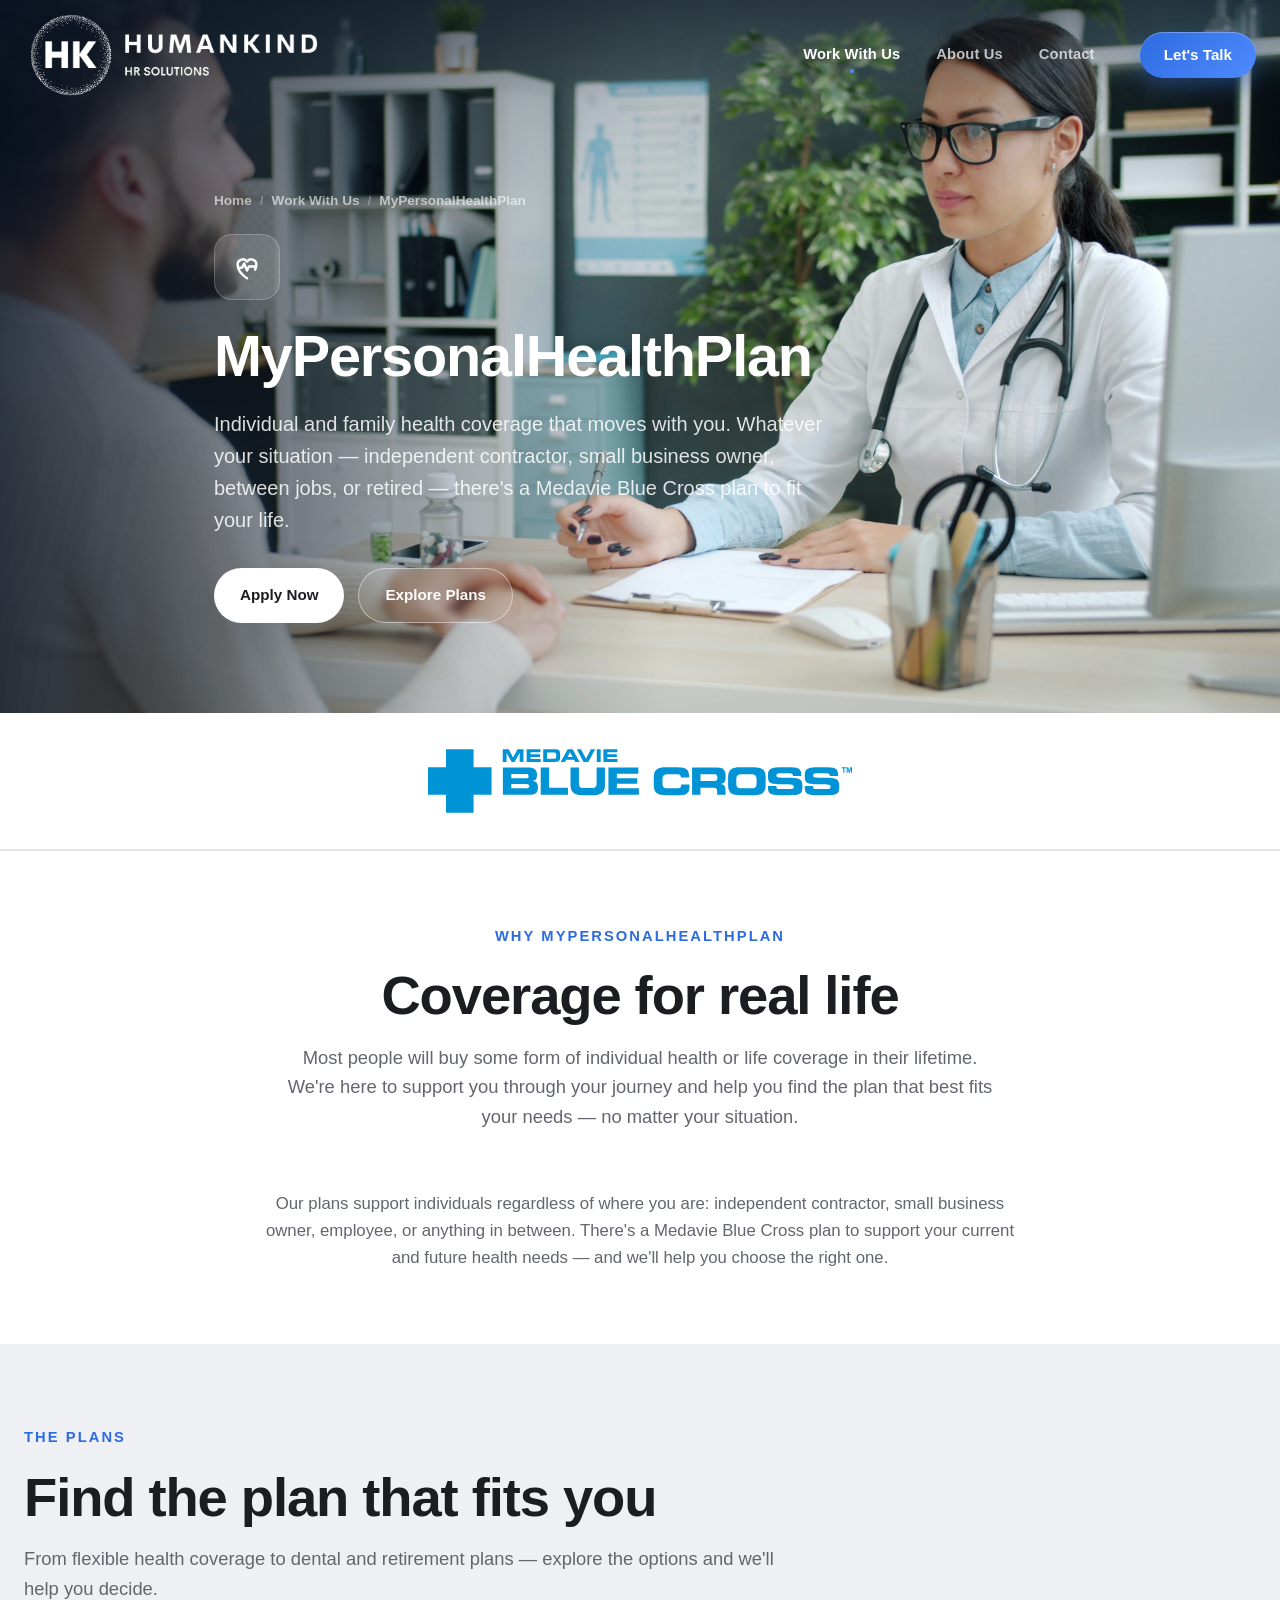
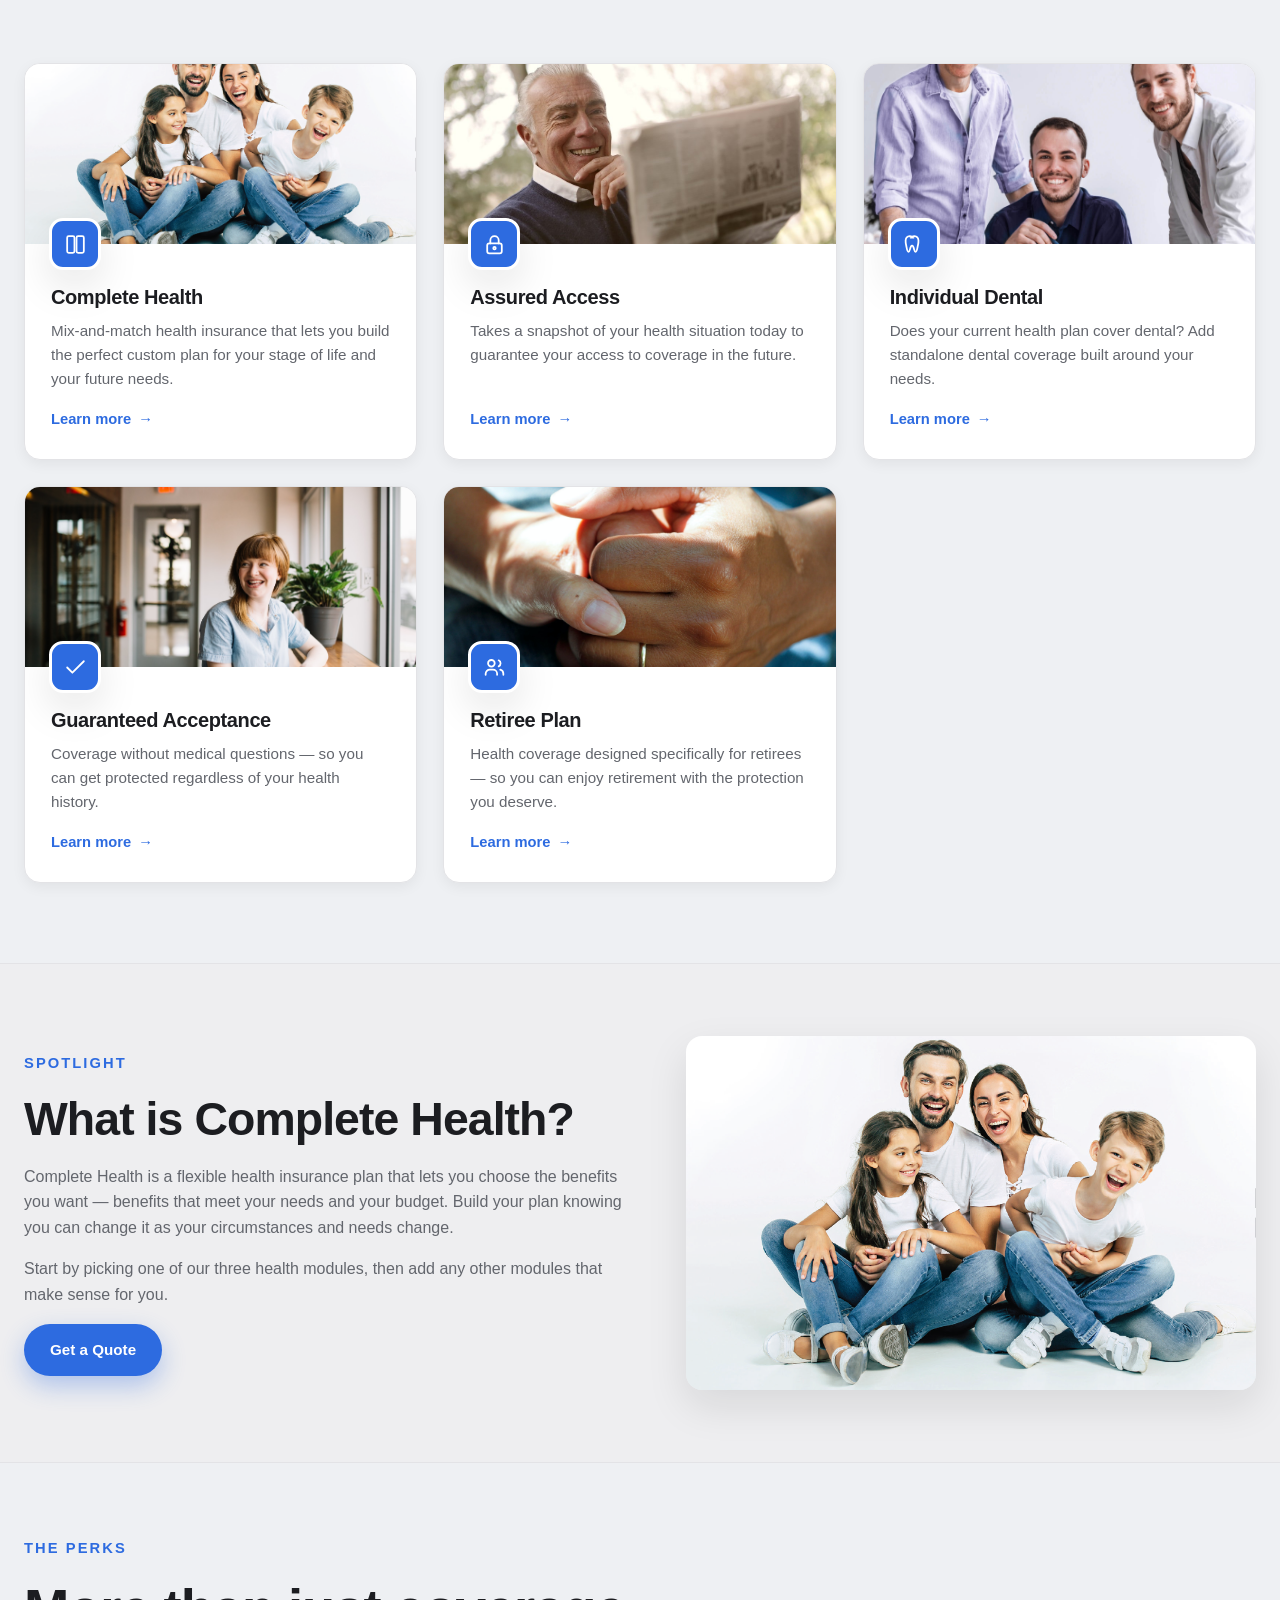
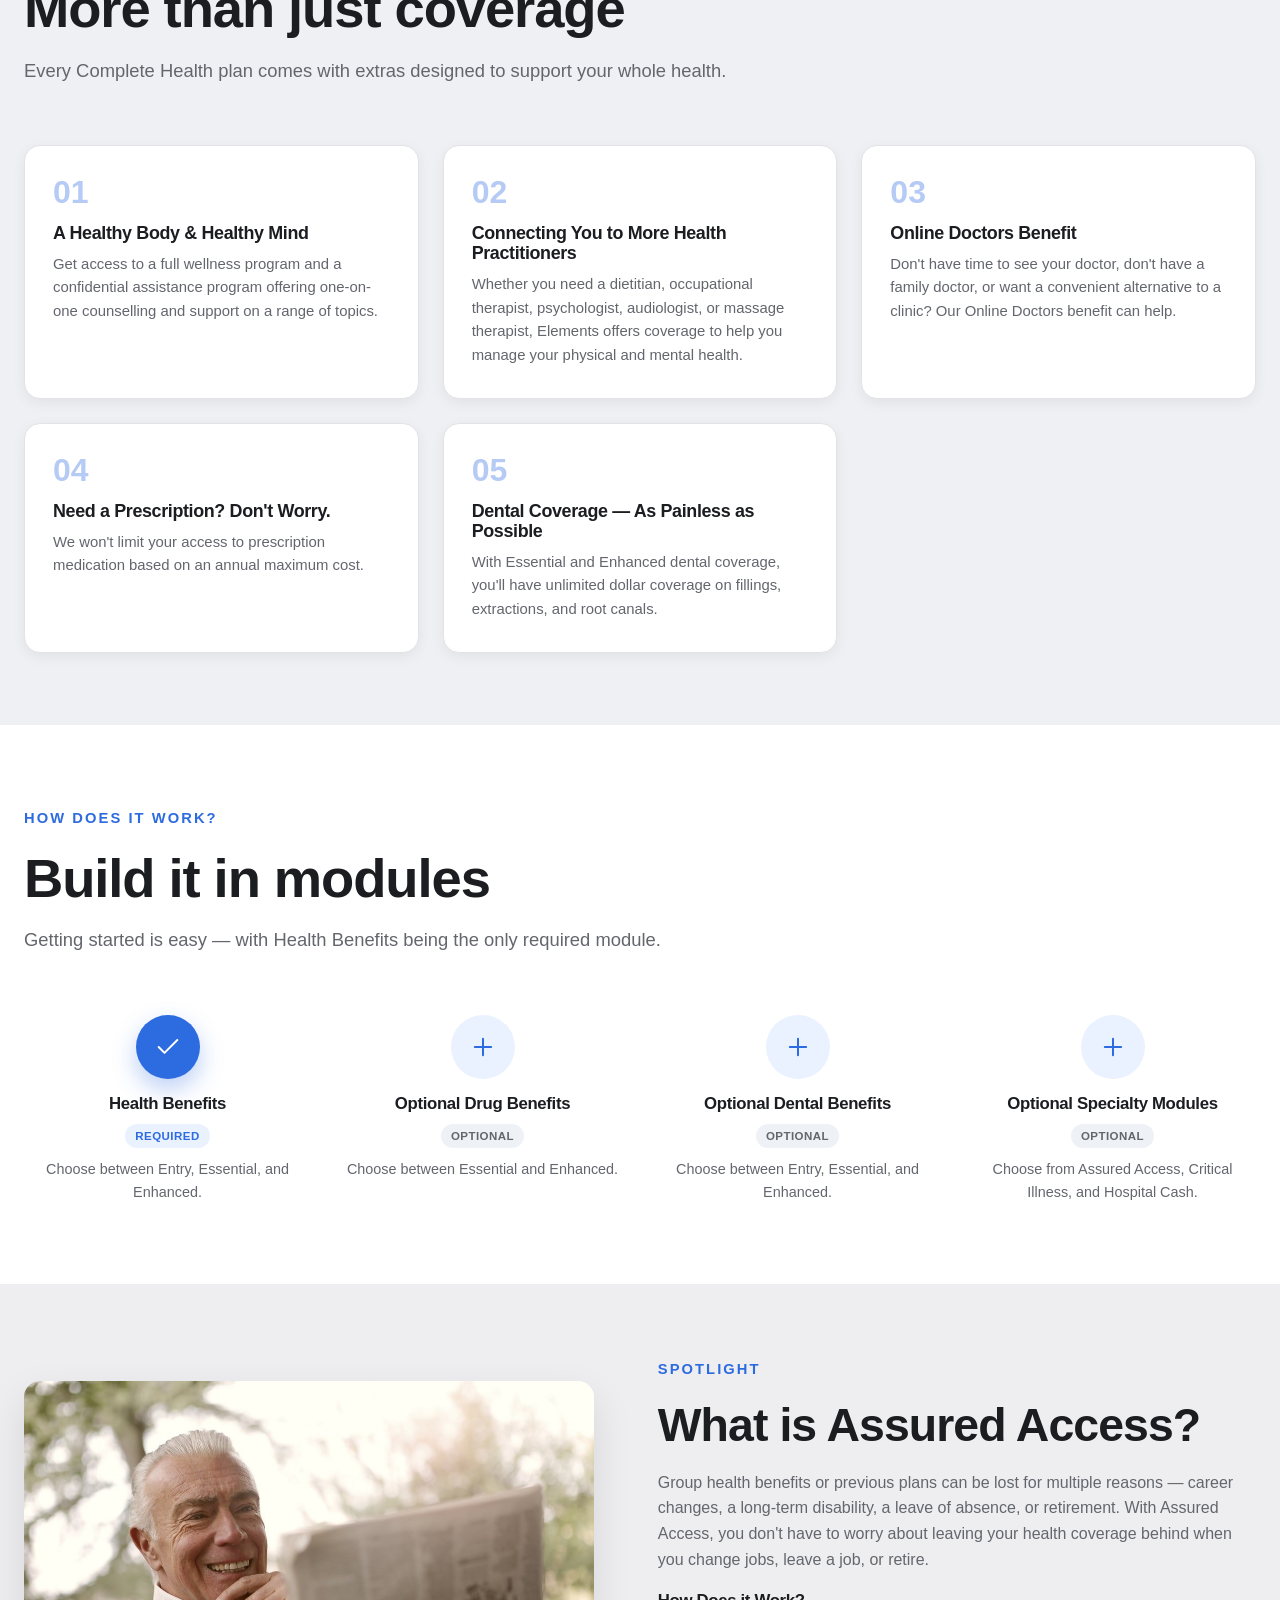
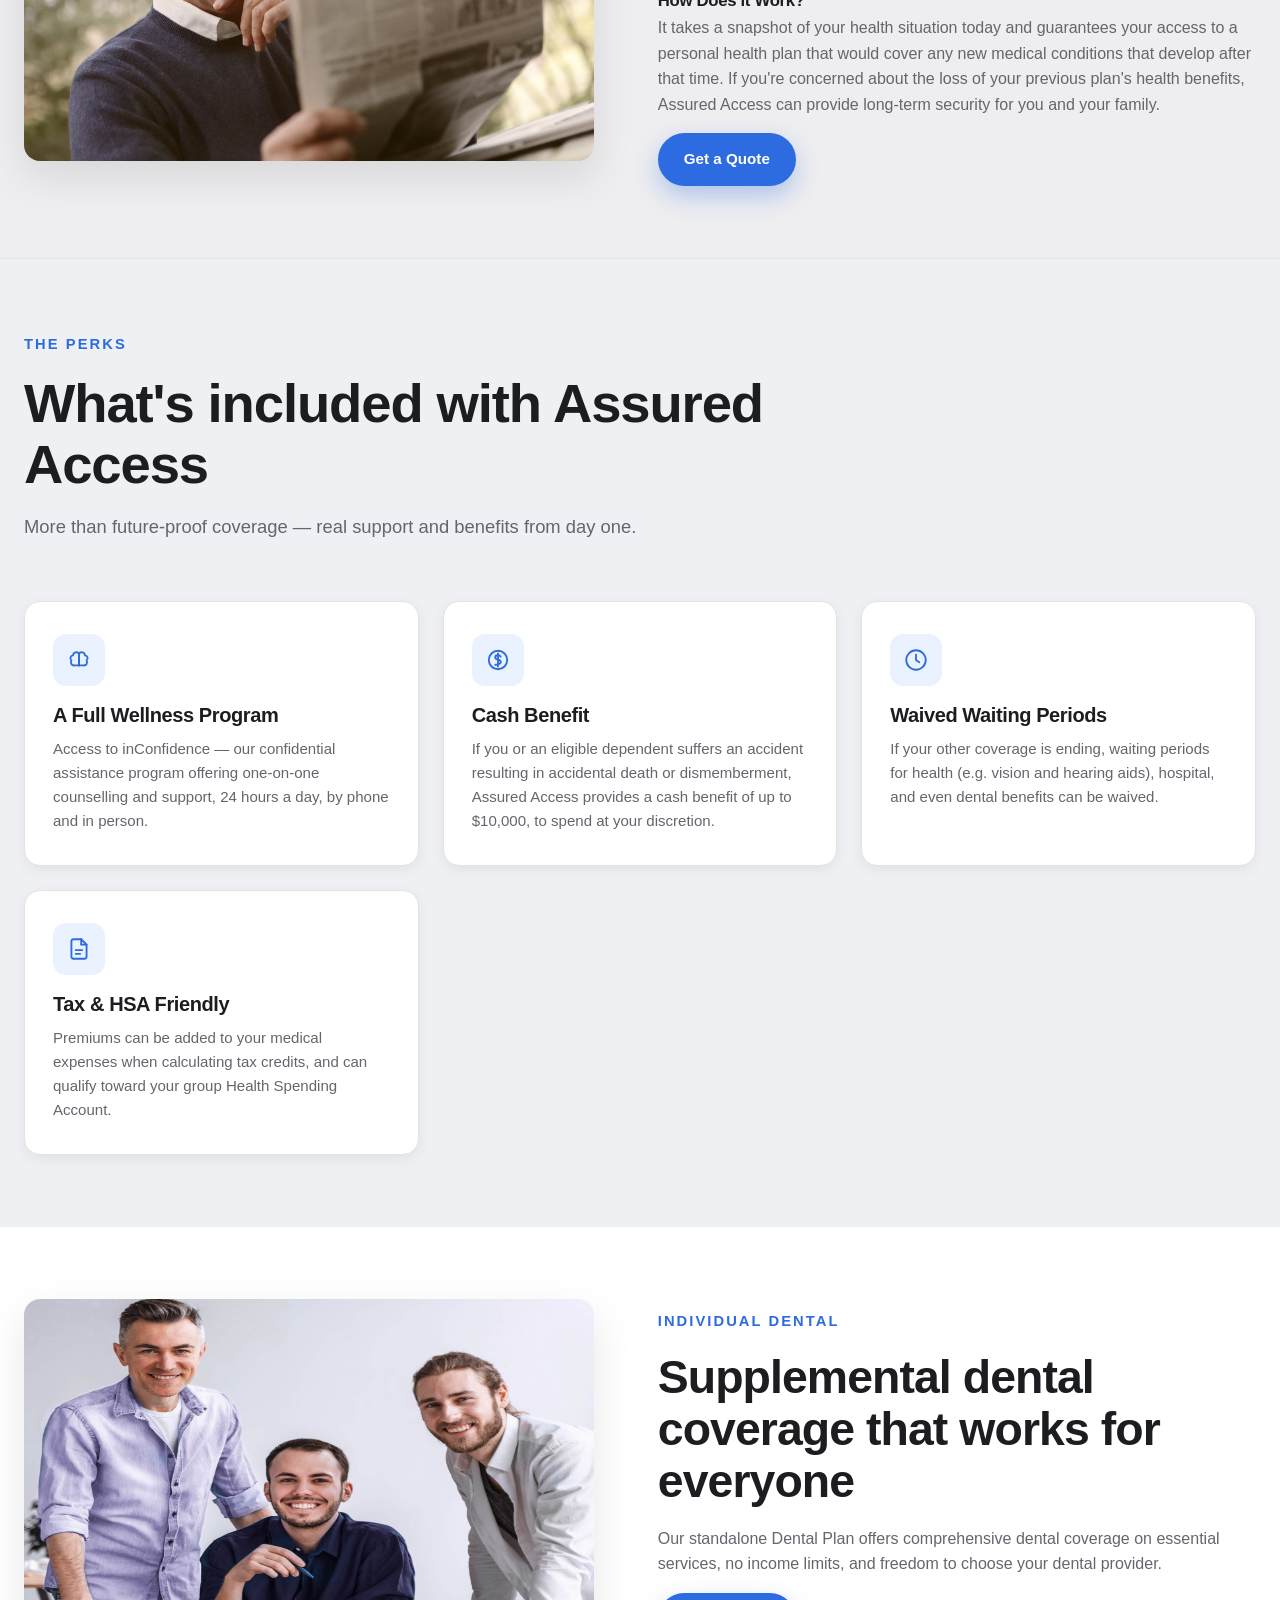
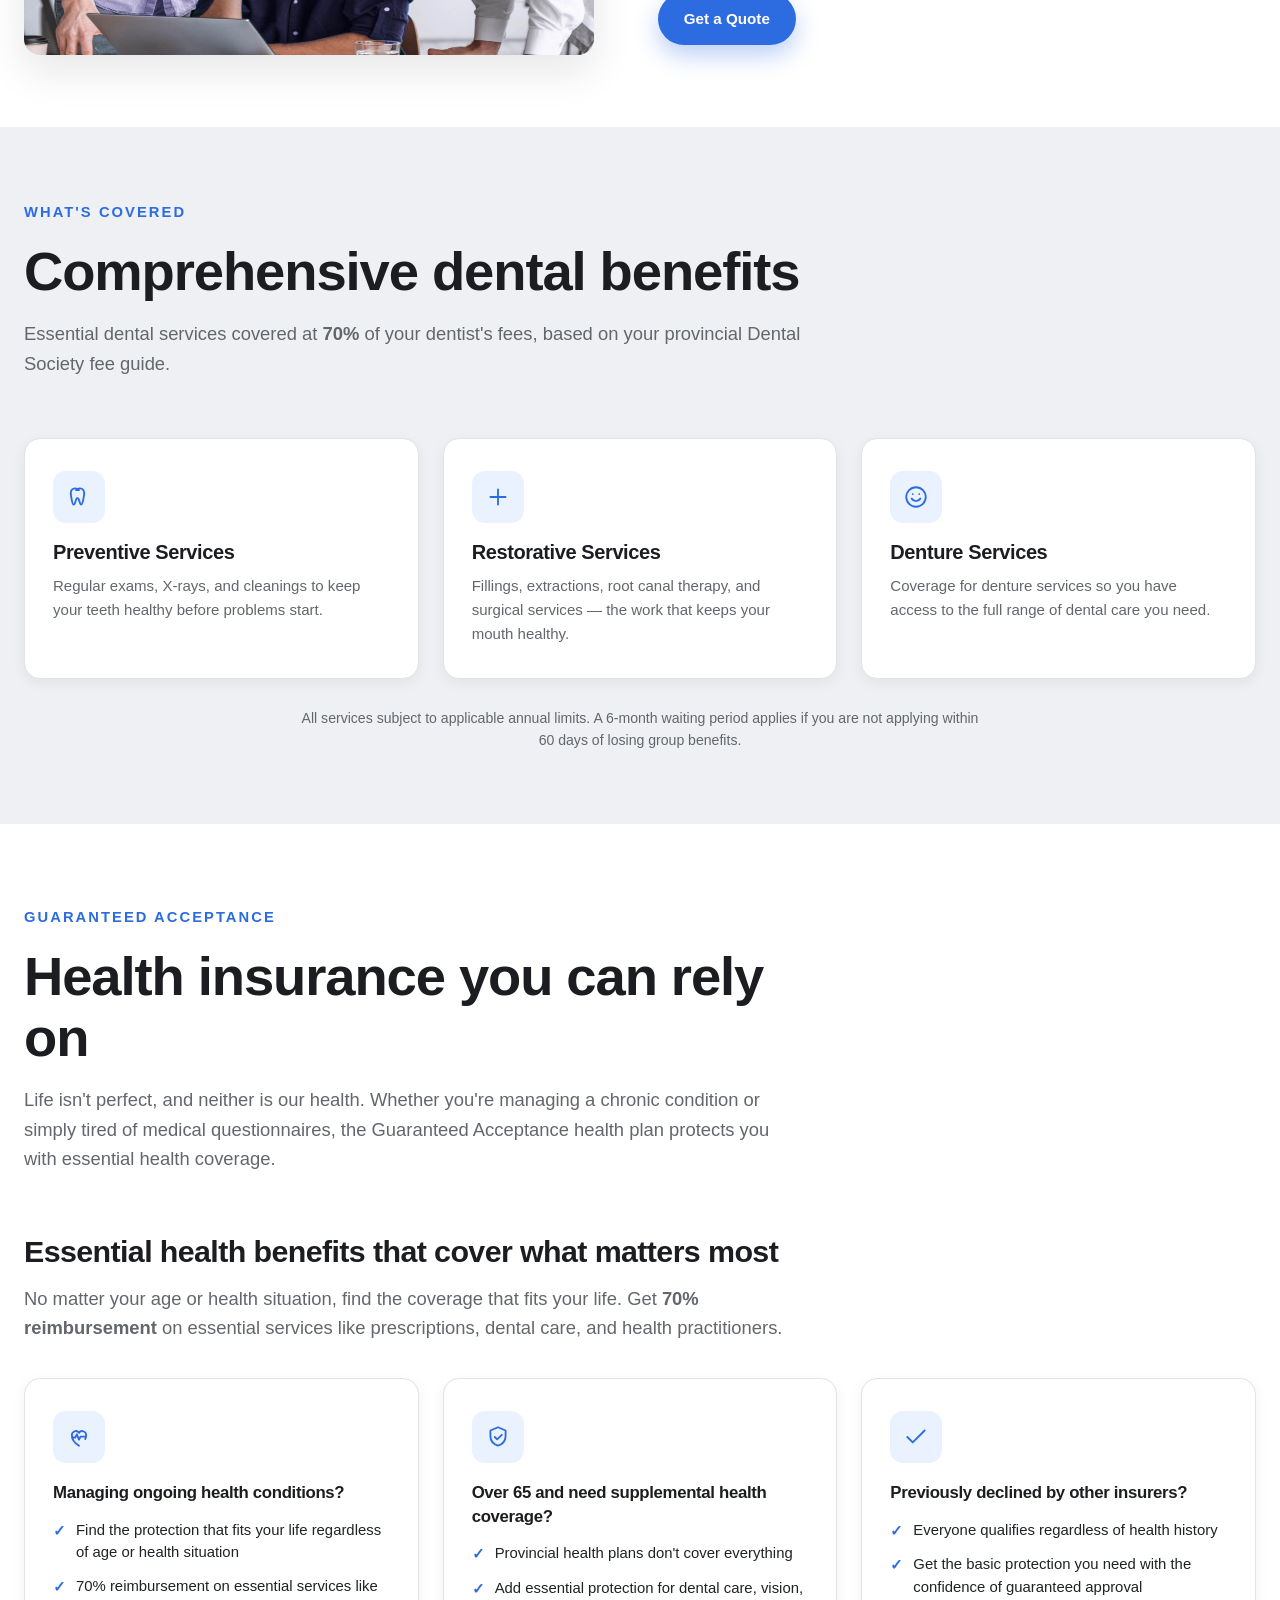
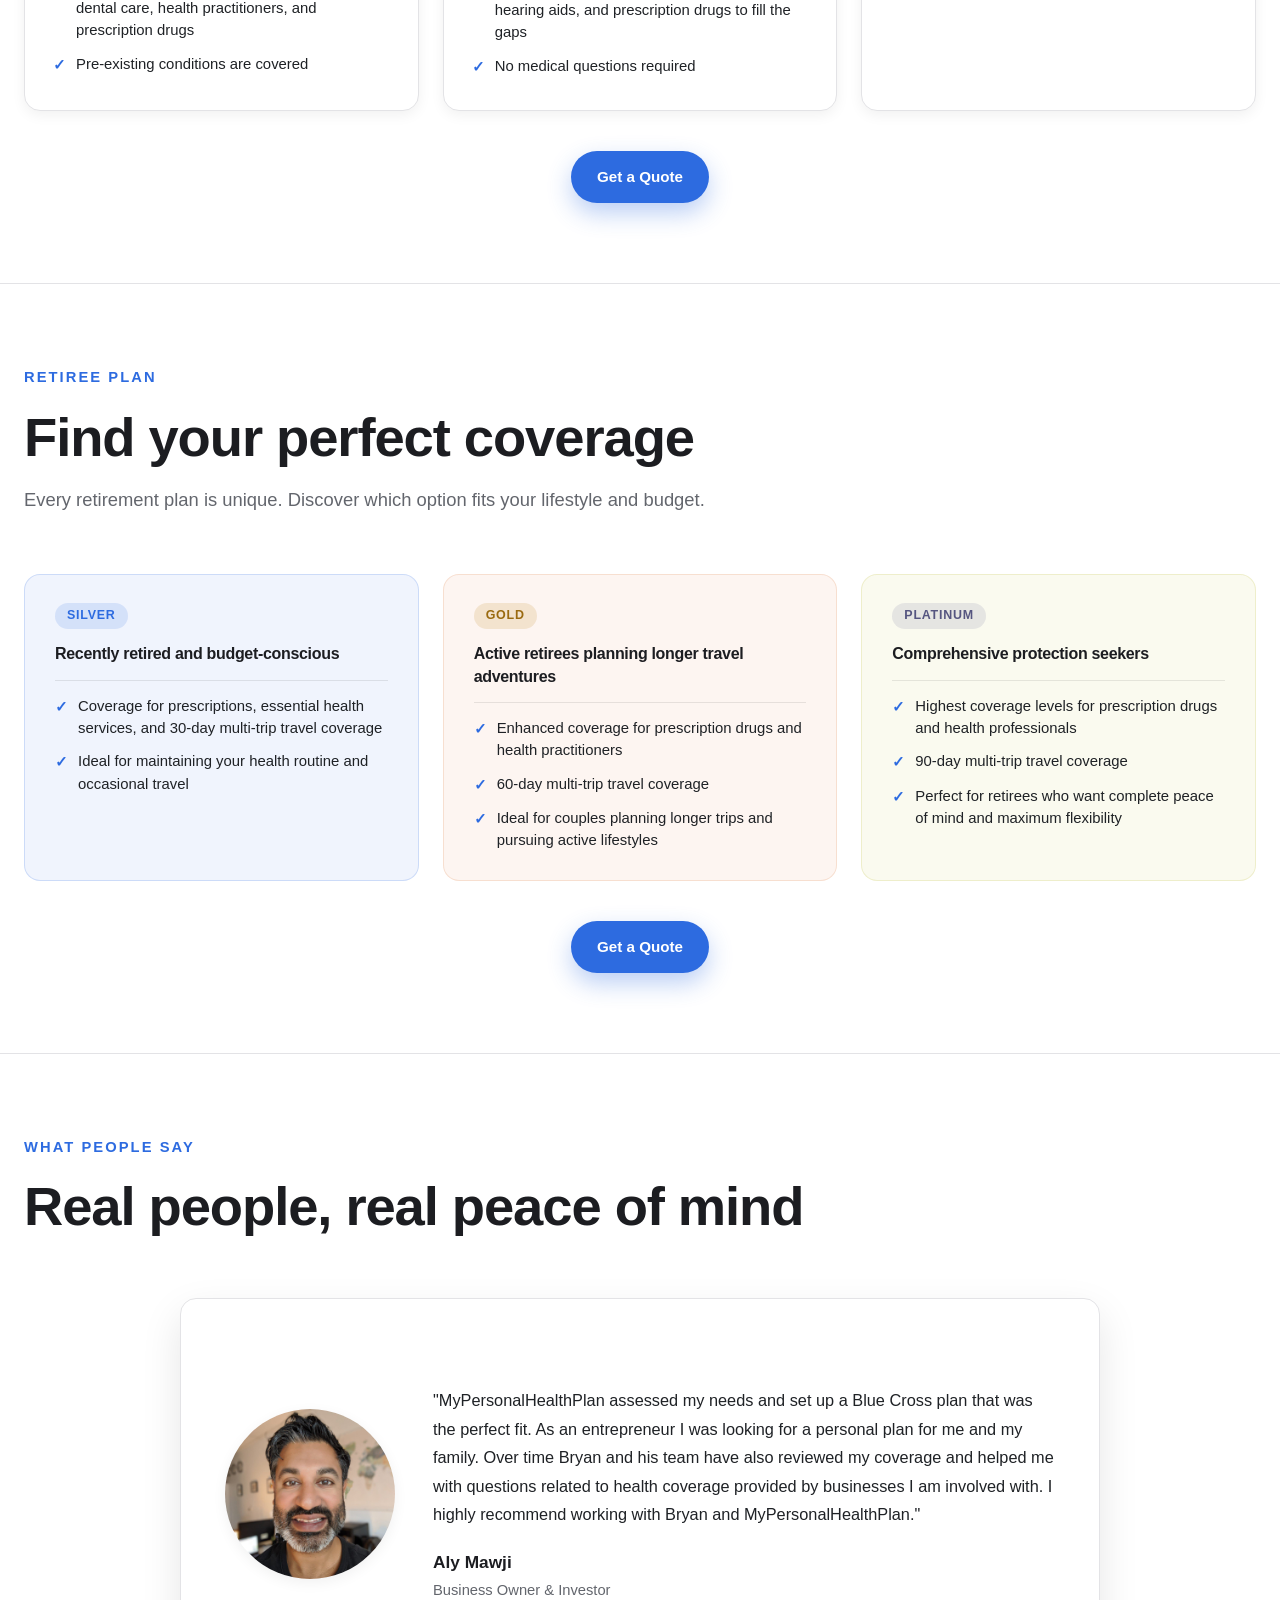
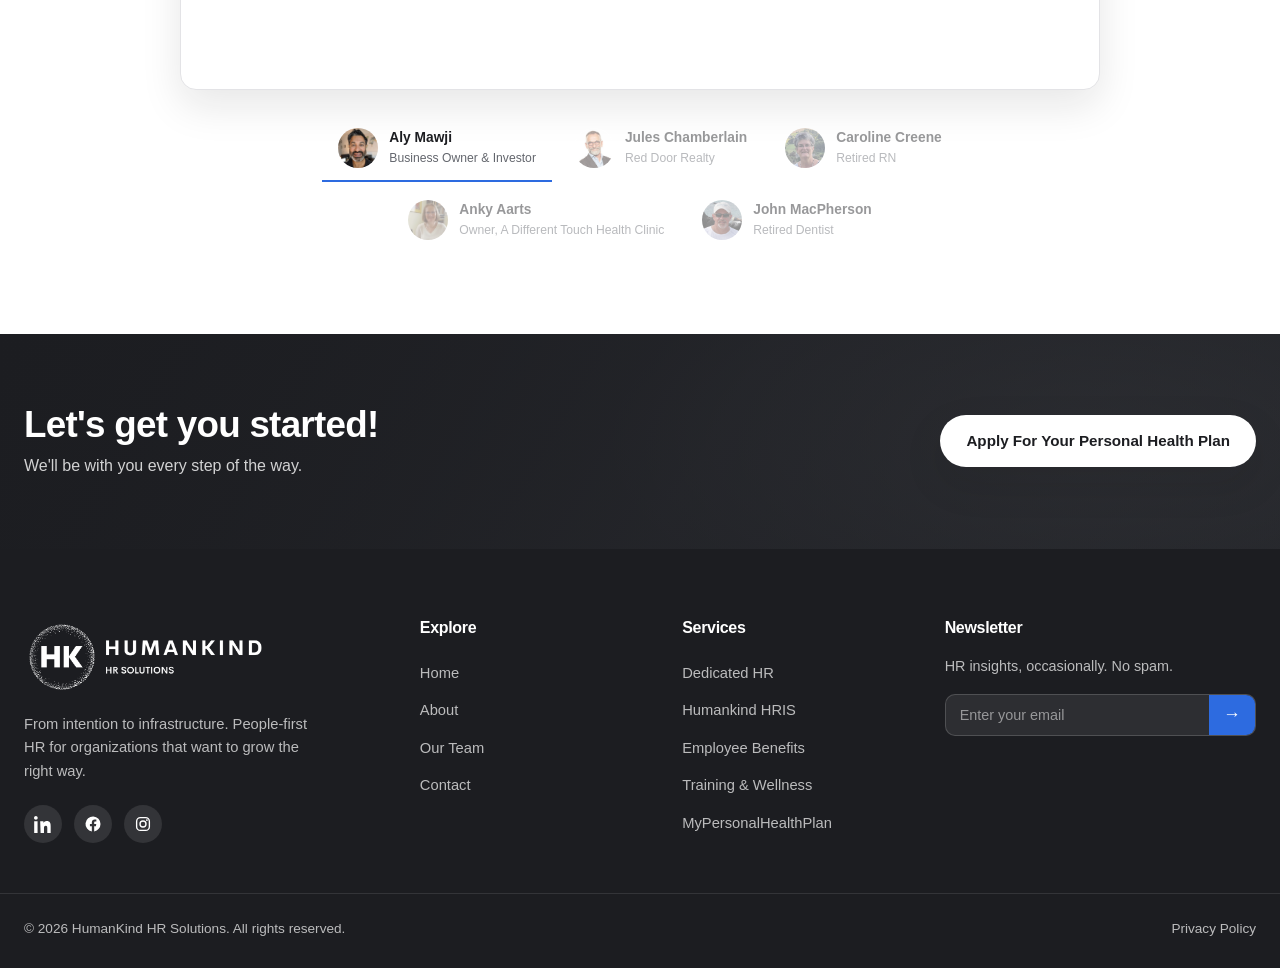
<file: mypersonalhealthplan.html>
﻿<!DOCTYPE html>
<html lang="en">
<head>
  <meta charset="UTF-8" />
  <meta name="viewport" content="width=device-width, initial-scale=1.0" />
  <title>MyPersonalHealthPlan — HumanKind HR Solutions</title>
  <meta name="description" content="Individual and family health coverage through Medavie Blue Cross. We help you find the personal health plan that fits your life — whatever your situation." />
  <link rel="icon" href="favicon.ico" sizes="any" />
  <link rel="icon" type="image/png" sizes="32x32" href="images/logos/favicon-32.png" />
  <link rel="icon" type="image/png" sizes="192x192" href="images/logos/favicon-192.png" />
  <link rel="apple-touch-icon" href="images/logos/favicon-180.png" />
  <link rel="stylesheet" href="styles.css?v=52" />
</head>
<body>

  <!-- ============ HEADER ============ -->
  <header class="site-header" id="header">
    <div class="container header-inner">
      <a href="index.html" class="brand" aria-label="HumanKind HR Solutions — home">
        <img src="images/logos/HK_LOGO.png" alt="HumanKind HR Solutions" class="brand-logo" />
      </a>
      <nav class="nav" aria-label="Primary">
        <ul class="nav-list">
          <li class="has-dropdown">
            <a href="#" class="nav-link active">Work With Us</a>
            <div class="dropdown">
              <a href="dedicated-hr.html"><span class="dd-icon" data-icon="support"></span><span><strong>Dedicated HR</strong><em>Your on-call HR partner</em></span></a>
              <a href="hr-systems.html"><span class="dd-icon" data-icon="chart"></span><span><strong>Humankind HRIS</strong><em>Data, analytics &amp; tooling</em></span></a>
              <a href="employee-benefits.html"><span class="dd-icon" data-icon="shield"></span><span><strong>Employee Benefits</strong><em>Plans that actually fit</em></span></a>
              <a href="training-wellness.html"><span class="dd-icon" data-icon="sprout"></span><span><strong>Training &amp; Wellness</strong><em>Healthier, stronger teams</em></span></a>
              <a href="mypersonalhealthplan.html" aria-current="page"><span class="dd-icon" data-icon="heartpulse"></span><span><strong>MyPersonalHealthPlan</strong><em>Individual &amp; family coverage</em></span></a>
            </div>
          </li>
          <li><a href="about.html" class="nav-link">About Us</a></li>
          <li><a href="contact.html" class="nav-link">Contact</a></li>
        </ul>
      </nav>
      <a href="contact.html" class="btn btn-primary header-cta">Let's Talk</a>
      <button class="hamburger" id="hamburger" aria-label="Open menu" aria-expanded="false"><span></span><span></span><span></span></button>
    </div>
  </header>

  <!-- ============ MOBILE MENU ============ -->
  <div class="mobile-menu" id="mobileMenu">
    <nav aria-label="Mobile">
      <span class="mm-label">Work With Us</span>
      <a href="dedicated-hr.html">Dedicated HR</a>
      <a href="hr-systems.html">Humankind HRIS</a>
      <a href="employee-benefits.html">Employee Benefits</a>
      <a href="training-wellness.html">Training &amp; Wellness</a>
      <a href="mypersonalhealthplan.html">MyPersonalHealthPlan</a>
      <span class="mm-label">Company</span>
      <a href="about.html">About Us</a>
      <a href="contact.html">Contact</a>
      <a href="contact.html" class="btn btn-primary mm-cta">Let's Talk</a>
    </nav>
  </div>

  <main>
    <!-- PAGE HERO -->
    <section class="page-hero">
      <div class="hero-photo" style="background-image:url('images/mphp/MyPersonalHealthPlan_HERO.jpg'); --bg-pos:70% 30%; --bg-pos-m:75% 25%"></div>
      <div class="container">
        <div class="breadcrumb"><a href="index.html">Home</a><span>/</span><a href="index.html#services">Work With Us</a><span>/</span>MyPersonalHealthPlan</div>
        <div class="page-icon" data-icon="heartpulse"></div>
        <h1>MyPersonalHealthPlan</h1>
        <p>Individual and family health coverage that moves with you. Whatever your situation — independent contractor, small business owner, between jobs, or retired — there's a Medavie Blue Cross plan to fit your life.</p>
        <div class="hero-actions">
          <a href="https://apply.medaviebc.ca/elements/quotes/new/module-selection?agent=true&amp;lang=en&amp;phone=19022220110&amp;referralId=00E0566Z5dL" target="_blank" rel="noopener" class="btn btn-light">Apply Now</a>
          <a href="#plans" class="btn btn-ghost">Explore Plans</a>
        </div>
      </div>
    </section>

    <!-- PARTNER STRIP -->
    <section class="mphp-partner">
      <div class="container mphp-partner-inner">
        <img src="images/mphp/mbc-logo-en.svg" alt="Medavie Blue Cross" class="mphp-partner-logo">
      </div>
    </section>

    <!-- WHY -->
    <section class="svc-intro">
      <div class="container narrow-intro">
        <div class="section-head center">
          <span class="eyebrow eyebrow-blue">Why MyPersonalHealthPlan</span>
          <h2>Coverage for <span class="accent">real life</span></h2>
          <p class="section-lead">Most people will buy some form of individual health or life coverage in their lifetime. We're here to support you through your journey and help you find the plan that best fits your needs — no matter your situation.</p>
        </div>
        <p class="lede-center">Our plans support individuals regardless of where you are: independent contractor, small business owner, employee, or anything in between. There's a Medavie Blue Cross plan to support your current and future health needs — and we'll help you choose the right one.</p>
      </div>
    </section>

    <!-- PLANS -->
    <section class="mphp-plans section" id="plans">
      <div class="container">
        <div class="section-head">
          <span class="eyebrow eyebrow-blue">The Plans</span>
          <h2>Find the plan that <span class="accent">fits you</span></h2>
          <p class="section-lead">From flexible health coverage to dental and retirement plans — explore the options and we'll help you decide.</p>
        </div>
        <div class="plan-grid">
          <article class="plan-card reveal-zoom">
            <div class="plan-media"><img src="images/mphp/Elements.png" alt="Complete Health plan"></div>
            <div class="plan-body">
              <span class="plan-ic" data-icon="columns"></span>
              <h3>Complete Health</h3>
              <p>Mix-and-match health insurance that lets you build the perfect custom plan for your stage of life and your future needs.</p>
              <a href="#complete-health" class="plan-link">Learn more <span aria-hidden="true">→</span></a>
            </div>
          </article>
          <article class="plan-card reveal-zoom">
            <div class="plan-media"><img src="images/mphp/AssuredAccess.jpg" alt="Assured Access plan"></div>
            <div class="plan-body">
              <span class="plan-ic" data-icon="lock"></span>
              <h3>Assured Access</h3>
              <p>Takes a snapshot of your health situation today to guarantee your access to coverage in the future.</p>
              <a href="#assured" class="plan-link">Learn more <span aria-hidden="true">→</span></a>
            </div>
          </article>
          <article class="plan-card reveal-zoom">
            <div class="plan-media"><img src="images/mphp/Dental.jpg" alt="Individual dental"></div>
            <div class="plan-body">
              <span class="plan-ic" data-icon="tooth"></span>
              <h3>Individual Dental</h3>
              <p>Does your current health plan cover dental? Add standalone dental coverage built around your needs.</p>
              <a href="#dental" class="plan-link">Learn more <span aria-hidden="true">→</span></a>
            </div>
          </article>
          <article class="plan-card reveal-zoom">
            <div class="plan-media"><img src="images/mphp/GuaranteedIssue.jpg" alt="Guaranteed Acceptance"></div>
            <div class="plan-body">
              <span class="plan-ic" data-icon="check"></span>
              <h3>Guaranteed Acceptance</h3>
              <p>Coverage without medical questions — so you can get protected regardless of your health history.</p>
              <a href="#guaranteed-acceptance" class="plan-link">Learn more <span aria-hidden="true">→</span></a>
            </div>
          </article>
          <article class="plan-card reveal-zoom">
            <div class="plan-media"><img src="images/mphp/LifeInsurance.jpg" alt="Retiree Plan"></div>
            <div class="plan-body">
              <span class="plan-ic" data-icon="users"></span>
              <h3>Retiree Plan</h3>
              <p>Health coverage designed specifically for retirees — so you can enjoy retirement with the protection you deserve.</p>
              <a href="#retiree" class="plan-link">Learn more <span aria-hidden="true">→</span></a>
            </div>
          </article>
        </div>
      </div>
    </section>

    <!-- ELEMENTS DEEP DIVE -->
    <section class="svc-intro svc-alt" id="complete-health">
      <div class="container svc-split">
        <div class="svc-copy">
          <span class="eyebrow eyebrow-blue">Spotlight</span>
          <h2>What is <span class="accent">Complete Health?</span></h2>
          <p>Complete Health is a flexible health insurance plan that lets you choose the benefits you want — benefits that meet your needs and your budget. Build your plan knowing you can change it as your circumstances and needs change.</p>
          <p>Start by picking one of our three health modules, then add any other modules that make sense for you.</p>
          <div class="hero-actions" style="margin-top:6px">
            <a href="https://apply.medaviebc.ca/elements/quotes/new/module-selection?agent=true&amp;lang=en&amp;phone=19022220110&amp;referralId=00E0566Z5dL" target="_blank" rel="noopener" class="btn btn-primary">Get a Quote</a>
          </div>
        </div>
        <div class="svc-media">
          <img src="images/mphp/Elements.png" class="svc-photo" style="aspect-ratio:964/599" alt="Complete Health flexible health plan">
        </div>
      </div>
    </section>

    <!-- THE PERKS -->
    <section class="svc-features">
      <div class="container">
        <div class="section-head">
          <span class="eyebrow eyebrow-blue">The Perks</span>
          <h2>More than just <span class="accent">coverage</span></h2>
          <p class="section-lead">Every Complete Health plan comes with extras designed to support your whole health.</p>
        </div>
        <div class="perk-grid">
          <article class="perk-card reveal-zoom">
            <span class="perk-num">01</span>
            <h3>A Healthy Body &amp; Healthy Mind</h3>
            <p>Get access to a full wellness program and a confidential assistance program offering one-on-one counselling and support on a range of topics.</p>
          </article>
          <article class="perk-card reveal-zoom">
            <span class="perk-num">02</span>
            <h3>Connecting You to More Health Practitioners</h3>
            <p>Whether you need a dietitian, occupational therapist, psychologist, audiologist, or massage therapist, Elements offers coverage to help you manage your physical and mental health.</p>
          </article>
          <article class="perk-card reveal-zoom">
            <span class="perk-num">03</span>
            <h3>Online Doctors Benefit</h3>
            <p>Don't have time to see your doctor, don't have a family doctor, or want a convenient alternative to a clinic? Our Online Doctors benefit can help.</p>
          </article>
          <article class="perk-card reveal-zoom">
            <span class="perk-num">04</span>
            <h3>Need a Prescription? Don't Worry.</h3>
            <p>We won't limit your access to prescription medication based on an annual maximum cost.</p>
          </article>
          <article class="perk-card reveal-zoom">
            <span class="perk-num">05</span>
            <h3>Dental Coverage — As Painless as Possible</h3>
            <p>With Essential and Enhanced dental coverage, you'll have unlimited dollar coverage on fillings, extractions, and root canals.</p>
          </article>
        </div>
      </div>
    </section>

    <!-- HOW IT WORKS -->
    <section class="mphp-how section">
      <div class="container">
        <div class="section-head">
          <span class="eyebrow eyebrow-blue">How Does It Work?</span>
          <h2>Build it in <span class="accent">modules</span></h2>
          <p class="section-lead">Getting started is easy — with Health Benefits being the only required module.</p>
        </div>
        <div class="module-grid">
          <div class="module">
            <span class="mod-ic required" data-icon="check"></span>
            <h3>Health Benefits</h3>
            <span class="mod-tag">Required</span>
            <p>Choose between Entry, Essential, and Enhanced.</p>
          </div>
          <div class="module">
            <span class="mod-ic" data-icon="plus"></span>
            <h3>Optional Drug Benefits</h3>
            <span class="mod-tag optional">Optional</span>
            <p>Choose between Essential and Enhanced.</p>
          </div>
          <div class="module">
            <span class="mod-ic" data-icon="plus"></span>
            <h3>Optional Dental Benefits</h3>
            <span class="mod-tag optional">Optional</span>
            <p>Choose between Entry, Essential, and Enhanced.</p>
          </div>
          <div class="module">
            <span class="mod-ic" data-icon="plus"></span>
            <h3>Optional Specialty Modules</h3>
            <span class="mod-tag optional">Optional</span>
            <p>Choose from Assured Access, Critical Illness, and Hospital Cash.</p>
          </div>
        </div>
      </div>
    </section>

    <!-- ASSURED ACCESS DEEP DIVE -->
    <section class="svc-intro svc-alt" id="assured">
      <div class="container svc-split reverse">
        <div class="svc-copy">
          <span class="eyebrow eyebrow-blue">Spotlight</span>
          <h2>What is <span class="accent">Assured Access?</span></h2>
          <p>Group health benefits or previous plans can be lost for multiple reasons — career changes, a long-term disability, a leave of absence, or retirement. With Assured Access, you don't have to worry about leaving your health coverage behind when you change jobs, leave a job, or retire.</p>
          <h4 class="svc-subhead">How Does it Work?</h4>
          <p>It takes a snapshot of your health situation today and guarantees your access to a personal health plan that would cover any new medical conditions that develop after that time. If you're concerned about the loss of your previous plan's health benefits, Assured Access can provide long-term security for you and your family.</p>
          <div class="hero-actions" style="margin-top:6px">
            <a href="https://apply.medaviebc.ca/elements/quotes/new/module-selection?agent=true&amp;lang=en&amp;phone=19022220110&amp;referralId=00E0566Z5dL" target="_blank" rel="noopener" class="btn btn-primary">Get a Quote</a>
          </div>
        </div>
        <div class="svc-media">
          <img src="images/mphp/AssuredAccess.jpg" class="svc-photo" style="aspect-ratio:1080/720" alt="Assured Access coverage">
        </div>
      </div>
    </section>

    <!-- ASSURED ACCESS PERKS -->
    <section class="svc-features">
      <div class="container">
        <div class="section-head">
          <span class="eyebrow eyebrow-blue">The Perks</span>
          <h2>What's included with <span class="accent">Assured Access</span></h2>
          <p class="section-lead">More than future-proof coverage — real support and benefits from day one.</p>
        </div>
        <div class="feature-grid">
          <div class="feature-card"><div class="f-icon" data-icon="brain"></div><h3>A Full Wellness Program</h3><p>Access to inConfidence — our confidential assistance program offering one-on-one counselling and support, 24 hours a day, by phone and in person.</p></div>
          <div class="feature-card"><div class="f-icon" data-icon="dollar"></div><h3>Cash Benefit</h3><p>If you or an eligible dependent suffers an accident resulting in accidental death or dismemberment, Assured Access provides a cash benefit of up to $10,000, to spend at your discretion.</p></div>
          <div class="feature-card"><div class="f-icon" data-icon="clock"></div><h3>Waived Waiting Periods</h3><p>If your other coverage is ending, waiting periods for health (e.g. vision and hearing aids), hospital, and even dental benefits can be waived.</p></div>
          <div class="feature-card"><div class="f-icon" data-icon="doc"></div><h3>Tax &amp; HSA Friendly</h3><p>Premiums can be added to your medical expenses when calculating tax credits, and can qualify toward your group Health Spending Account.</p></div>
        </div>
      </div>
    </section>

    <!-- INDIVIDUAL DENTAL -->
    <section class="svc-intro section" id="dental">
      <div class="container svc-split reverse">
        <div class="svc-copy">
          <span class="eyebrow eyebrow-blue">Individual Dental</span>
          <h2>Supplemental dental coverage that <span class="accent">works for everyone</span></h2>
          <p>Our standalone Dental Plan offers comprehensive dental coverage on essential services, no income limits, and freedom to choose your dental provider.</p>
          <div class="hero-actions" style="margin-top:6px">
            <a href="https://apply.medaviebc.ca/elements/quotes/new/module-selection?agent=true&amp;lang=en&amp;phone=19022220110&amp;referralId=00E0566Z5dL" target="_blank" rel="noopener" class="btn btn-primary">Get a Quote</a>
          </div>
        </div>
        <div class="svc-media">
          <img src="images/mphp/Dental.jpg" class="svc-photo" style="aspect-ratio:16/10" alt="Individual dental coverage">
        </div>
      </div>
    </section>

    <section class="svc-features">
      <div class="container">
        <div class="section-head">
          <span class="eyebrow eyebrow-blue">What's Covered</span>
          <h2>Comprehensive <span class="accent">dental benefits</span></h2>
          <p class="section-lead">Essential dental services covered at <strong>70%</strong> of your dentist's fees, based on your provincial Dental Society fee guide.</p>
        </div>
        <div class="feature-grid feature-grid-3">
          <div class="feature-card"><div class="f-icon" data-icon="tooth"></div><h3>Preventive Services</h3><p>Regular exams, X-rays, and cleanings to keep your teeth healthy before problems start.</p></div>
          <div class="feature-card"><div class="f-icon" data-icon="plus"></div><h3>Restorative Services</h3><p>Fillings, extractions, root canal therapy, and surgical services — the work that keeps your mouth healthy.</p></div>
          <div class="feature-card"><div class="f-icon" data-icon="smile"></div><h3>Denture Services</h3><p>Coverage for denture services so you have access to the full range of dental care you need.</p></div>
        </div>
        <p class="plan-note">All services subject to applicable annual limits. A 6-month waiting period applies if you are not applying within 60 days of losing group benefits.</p>
      </div>
    </section>

    <!-- GUARANTEED ACCEPTANCE -->
    <section class="section" id="guaranteed-acceptance">
      <div class="container">
        <div class="section-head">
          <span class="eyebrow eyebrow-blue">Guaranteed Acceptance</span>
          <h2>Health insurance you <span class="accent">can rely on</span></h2>
          <p class="section-lead">Life isn't perfect, and neither is our health. Whether you're managing a chronic condition or simply tired of medical questionnaires, the Guaranteed Acceptance health plan protects you with essential health coverage.</p>
        </div>
        <div class="section-head" style="margin-top:52px; margin-bottom:36px">
          <h3 style="font-size:clamp(1.35rem,2.6vw,1.9rem); font-weight:800;">Essential health benefits that cover <span class="accent">what matters most</span></h3>
          <p class="section-lead">No matter your age or health situation, find the coverage that fits your life. Get <strong>70% reimbursement</strong> on essential services like prescriptions, dental care, and health practitioners.</p>
        </div>
        <div class="scenario-grid">
          <div class="scenario-card">
            <div class="f-icon" data-icon="heartpulse"></div>
            <h4>Managing ongoing health conditions?</h4>
            <ul class="tier-list">
              <li>Find the protection that fits your life regardless of age or health situation</li>
              <li>70% reimbursement on essential services like dental care, health practitioners, and prescription drugs</li>
              <li>Pre-existing conditions are covered</li>
            </ul>
          </div>
          <div class="scenario-card">
            <div class="f-icon" data-icon="shield"></div>
            <h4>Over 65 and need supplemental health coverage?</h4>
            <ul class="tier-list">
              <li>Provincial health plans don't cover everything</li>
              <li>Add essential protection for dental care, vision, hearing aids, and prescription drugs to fill the gaps</li>
              <li>No medical questions required</li>
            </ul>
          </div>
          <div class="scenario-card">
            <div class="f-icon" data-icon="check"></div>
            <h4>Previously declined by other insurers?</h4>
            <ul class="tier-list">
              <li>Everyone qualifies regardless of health history</li>
              <li>Get the basic protection you need with the confidence of guaranteed approval</li>
            </ul>
          </div>
        </div>
        <div style="text-align:center; margin-top:40px">
          <a href="https://apply.medaviebc.ca/elements/quotes/new/module-selection?agent=true&amp;lang=en&amp;phone=19022220110&amp;referralId=00E0566Z5dL" target="_blank" rel="noopener" class="btn btn-primary">Get a Quote</a>
        </div>
      </div>
    </section>

    <!-- RETIREE PLAN -->
    <section class="svc-alt section" id="retiree">
      <div class="container">
        <div class="section-head">
          <span class="eyebrow eyebrow-blue">Retiree Plan</span>
          <h2>Find your <span class="accent">perfect coverage</span></h2>
          <p class="section-lead">Every retirement plan is unique. Discover which option fits your lifestyle and budget.</p>
        </div>
        <div class="tier-grid">
          <div class="tier-card tier-blue">
            <div class="tier-badge">Silver</div>
            <h4>Recently retired and budget-conscious</h4>
            <ul class="tier-list">
              <li>Coverage for prescriptions, essential health services, and 30-day multi-trip travel coverage</li>
              <li>Ideal for maintaining your health routine and occasional travel</li>
            </ul>
          </div>
          <div class="tier-card tier-warm">
            <div class="tier-badge tier-badge--gold">Gold</div>
            <h4>Active retirees planning longer travel adventures</h4>
            <ul class="tier-list">
              <li>Enhanced coverage for prescription drugs and health practitioners</li>
              <li>60-day multi-trip travel coverage</li>
              <li>Ideal for couples planning longer trips and pursuing active lifestyles</li>
            </ul>
          </div>
          <div class="tier-card tier-yellow">
            <div class="tier-badge tier-badge--platinum">Platinum</div>
            <h4>Comprehensive protection seekers</h4>
            <ul class="tier-list">
              <li>Highest coverage levels for prescription drugs and health professionals</li>
              <li>90-day multi-trip travel coverage</li>
              <li>Perfect for retirees who want complete peace of mind and maximum flexibility</li>
            </ul>
          </div>
        </div>
        <div style="text-align:center; margin-top:40px">
          <a href="https://apply.medaviebc.ca/elements/quotes/new/module-selection?agent=true&amp;lang=en&amp;phone=19022220110&amp;referralId=00E0566Z5dL" target="_blank" rel="noopener" class="btn btn-primary">Get a Quote</a>
        </div>
      </div>
    </section>

    <!-- TESTIMONIALS -->
    <section class="svc-outcomes">
      <div class="container">
        <div class="section-head">
          <span class="eyebrow eyebrow-blue">What People Say</span>
          <h2>Real people, <span class="accent">real peace of mind</span></h2>
        </div>
        <div class="mphp-tcar" id="mphpTcar">
          <div class="mphp-feature" id="mphpFeature"></div>
          <div class="mphp-tabs" id="mphpTabs"></div>
        </div>
        <!-- source data — edit quotes/roles here; photos go in images/testimonials/clients/ -->
        <div id="mphpData" hidden>
          <figure data-name="Aly Mawji" data-role="Business Owner &amp; Investor" data-img="images/testimonials/clients/Aly_Mawji.jpg">"MyPersonalHealthPlan assessed my needs and set up a Blue Cross plan that was the perfect fit. As an entrepreneur I was looking for a personal plan for me and my family. Over time Bryan and his team have also reviewed my coverage and helped me with questions related to health coverage provided by businesses I am involved with. I highly recommend working with Bryan and MyPersonalHealthPlan."</figure>
          <figure data-name="Jules Chamberlain" data-role="Red Door Realty" data-img="images/testimonials/clients/Jules_Chamberlain.jpg">"MyPersonalHealthPlan set up a Blue Cross plan for me when, as a new real estate agent, I didn't have coverage. I felt very valued through the service and support I received in identifying what I needed and stepping me through coverage options. The plan suits my needs and I highly recommend working with Bryan and MyPersonalHealthPlan."</figure>
          <figure data-name="Caroline Creene" data-role="Retired RN" data-img="images/testimonials/clients/Caroline_Creene.jpg">"Bryan's recommendation to put a Blue Cross Assured Access plan in place in 2018 was exactly what I needed. Since then, I take new medications which would be excluded from coverage if I applied for an individual plan today. I'm retiring in a few months and am so grateful for the option to convert my Assured Access plan to Blue Cross Elements. Having the support and expertise of MyPersonalHealthPlan's knowledgeable team as I transition into retirement is a great comfort to me. Thank you!"</figure>
          <figure data-name="Anky Aarts" data-role="Owner, A Different Touch Health Clinic" data-img="images/testimonials/clients/Anky_Aarts.jpg">"As a health clinic owner, I see the value of good health benefits coverage every day. When I needed coverage for myself, I asked Bryan and he assessed my needs and set up a Blue Cross plan that was the perfect fit. Over time he has also reviewed my plan with me and updated the coverage to suit my needs as they changed. I highly recommend working with Bryan and MyPersonalHealthPlan."</figure>
          <figure data-name="John MacPherson" data-role="Retired Dentist" data-img="images/testimonials/clients/John_MacPherson.jpg">"MyPersonalHealthPlan was so helpful in setting up a health plan for me and my husband as I recently retired from practicing dentistry. Bryan took the time to meet with me and listen to our needs and establish the right coverage for us, including advising me on combining Blue Cross modules with provincial drug coverage. After the plan was established, they have continued to assist with claims and coverage questions. I highly recommend working with MyPersonalHealthPlan and HRO Core, which continues to provide excellent group benefits support to my old dental clinic. I really value having someone I trust for support and advice. Thank you!"</figure>
        </div>
      </div>
    </section>

    <!-- CTA -->
    <section class="cta-banner" id="contact-cta">
      <div class="container cta-inner">
        <div>
          <h2>Let's get you started!</h2>
          <p>We'll be with you every step of the way.</p>
        </div>
        <a href="https://apply.medaviebc.ca/elements/quotes/new/module-selection?agent=true&amp;lang=en&amp;phone=19022220110&amp;referralId=00E0566Z5dL" target="_blank" rel="noopener" class="btn btn-light">Apply For Your Personal Health Plan</a>
      </div>
    </section>
  </main>

  <!-- ============ FOOTER ============ -->
  <footer class="site-footer">
    <div class="container footer-grid">
      <div class="footer-brand">
        <img src="images/logos/HK_LOGO.png" alt="HumanKind HR Solutions" class="footer-logo" />
        <p>From intention to infrastructure. People-first HR for organizations that want to grow the right way.</p>
        <div class="socials"><a href="https://www.linkedin.com/company/humankind-hr-solutions-inc" target="_blank" rel="noopener noreferrer" aria-label="LinkedIn" data-icon="linkedin"></a><a href="https://www.facebook.com/hrocoreinc" target="_blank" rel="noopener noreferrer" aria-label="Facebook" data-icon="facebook"></a><a href="https://www.instagram.com/humankindhrsolutions/" target="_blank" rel="noopener noreferrer" aria-label="Instagram" data-icon="instagram"></a></div>
      </div>
      <div class="footer-col"><h4>Explore</h4><a href="index.html">Home</a><a href="about.html">About</a><a href="about.html#team">Our Team</a><a href="contact.html">Contact</a></div>
      <div class="footer-col"><h4>Services</h4><a href="dedicated-hr.html">Dedicated HR</a><a href="hr-systems.html">Humankind HRIS</a><a href="employee-benefits.html">Employee Benefits</a><a href="training-wellness.html">Training &amp; Wellness</a><a href="mypersonalhealthplan.html">MyPersonalHealthPlan</a></div>
      <div class="footer-col footer-news"><h4>Newsletter</h4><p>HR insights, occasionally. No spam.</p><form class="news-form" onsubmit="return false"><input type="email" placeholder="Enter your email" aria-label="Email address" /><button aria-label="Subscribe">→</button></form></div>
    </div>
    <div class="container footer-bottom"><span>© <span id="year"></span> HumanKind HR Solutions. All rights reserved.</span><a href="privacy-policy.html">Privacy Policy</a></div>
  </footer>

  <script src="script.js?v=21"></script>
</body>
</html>
</file>
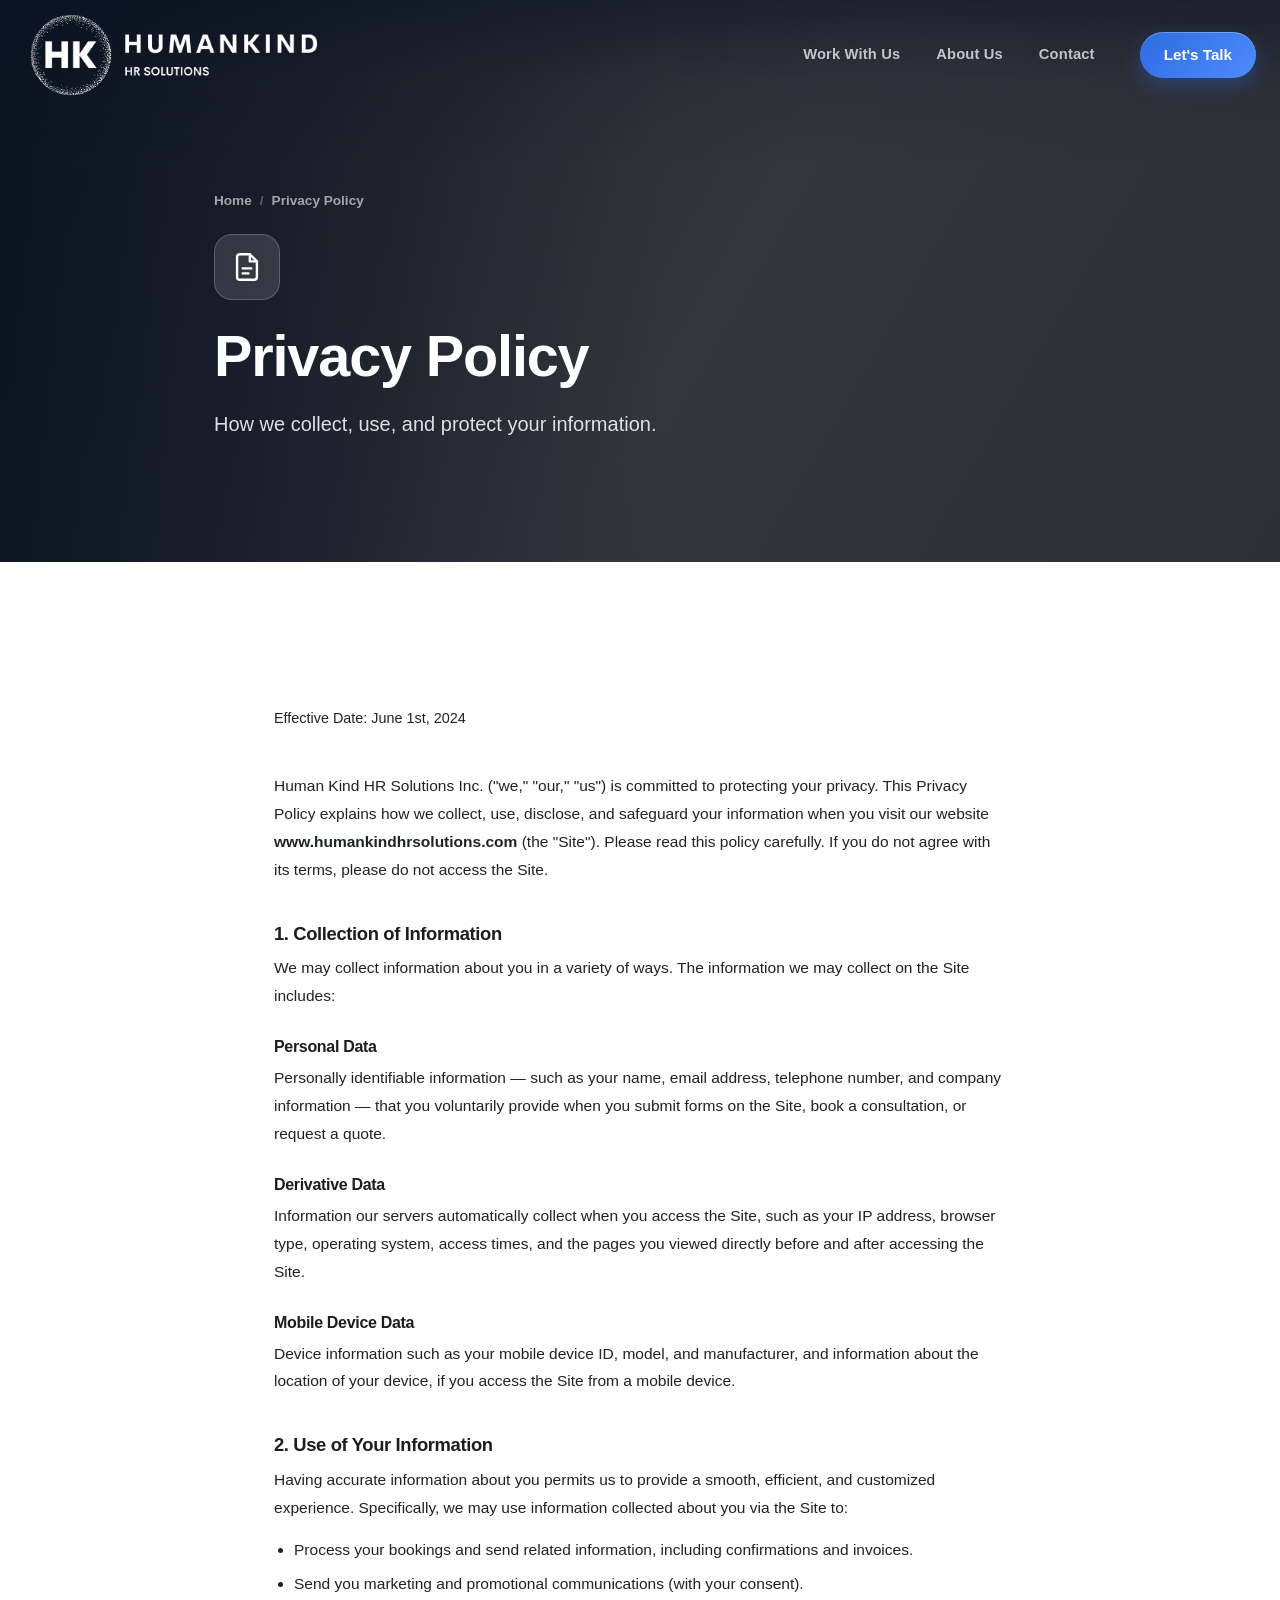
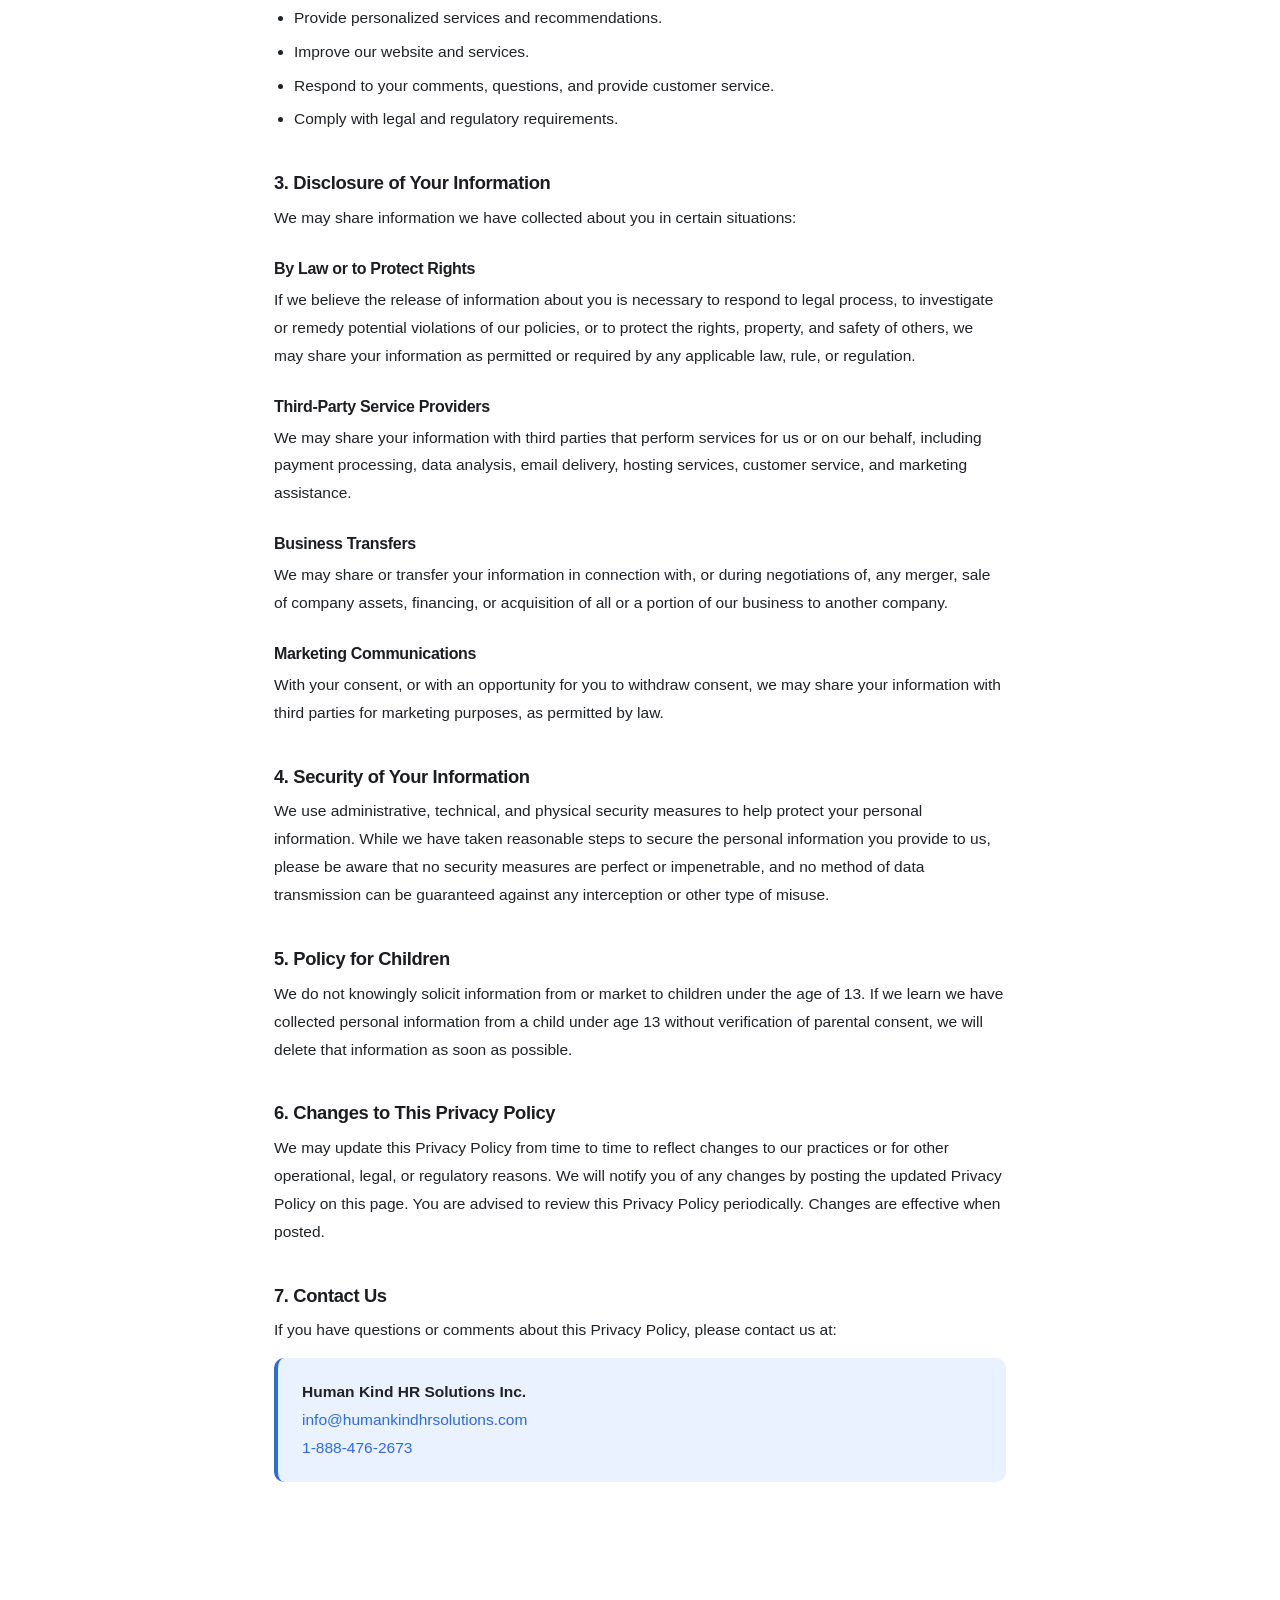
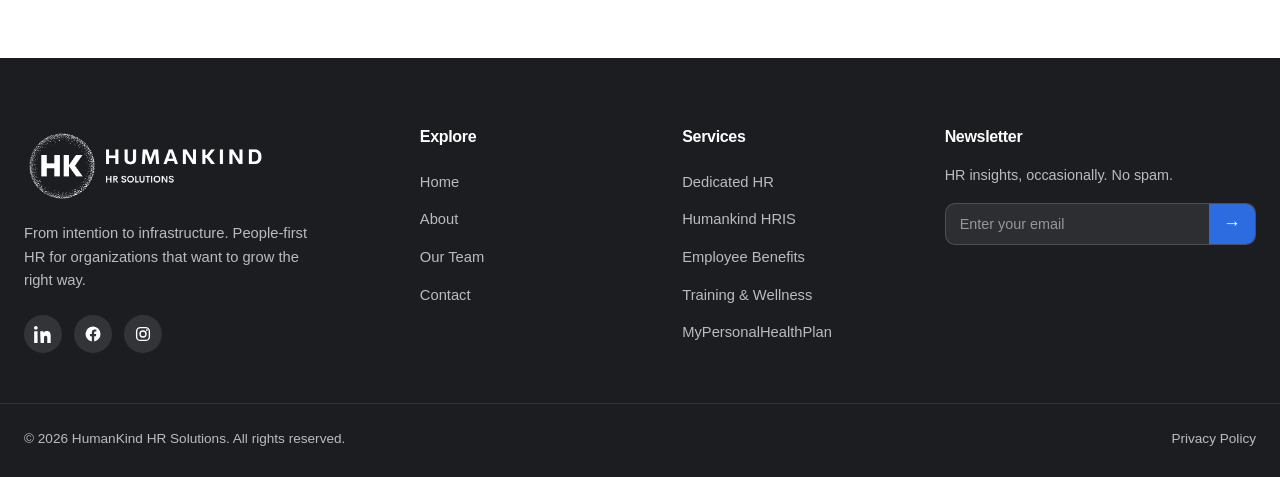
<file: privacy-policy.html>
﻿<!DOCTYPE html>
<html lang="en">
<head>
  <meta charset="UTF-8" />
  <meta name="viewport" content="width=device-width, initial-scale=1.0" />
  <title>Privacy Policy — HumanKind HR Solutions</title>
  <meta name="description" content="Privacy Policy for HumanKind HR Solutions Inc. Learn how we collect, use, and protect your information." />
  <link rel="icon" href="favicon.ico" sizes="any" />
  <link rel="icon" type="image/png" sizes="32x32" href="images/logos/favicon-32.png" />
  <link rel="icon" type="image/png" sizes="192x192" href="images/logos/favicon-192.png" />
  <link rel="apple-touch-icon" href="images/logos/favicon-180.png" />
  <link rel="stylesheet" href="styles.css?v=52" />
  <style>
    .policy-body {
      max-width: 780px;
      margin: 0 auto;
      padding: 64px 24px 96px;
      color: var(--text);
    }
    .policy-body .effective {
      font-size: .9rem;
      color: var(--text-muted);
      margin-bottom: 40px;
    }
    .policy-body h2 {
      font-size: 1.15rem;
      font-weight: 700;
      color: var(--navy);
      margin: 40px 0 10px;
    }
    .policy-body h3 {
      font-size: 1rem;
      font-weight: 600;
      color: var(--navy);
      margin: 28px 0 8px;
    }
    .policy-body p {
      font-size: .97rem;
      line-height: 1.8;
      margin-bottom: 14px;
      color: var(--text);
    }
    .policy-body ul {
      padding-left: 20px;
      margin-bottom: 14px;
    }
    .policy-body ul li {
      font-size: .97rem;
      line-height: 1.8;
      color: var(--text);
      margin-bottom: 6px;
    }
    .policy-contact {
      background: var(--blue-soft);
      border-left: 4px solid var(--blue);
      border-radius: 10px;
      padding: 20px 24px;
      margin-top: 12px;
    }
    .policy-contact p {
      margin: 0;
    }
    .policy-contact a {
      color: var(--blue);
      text-decoration: none;
      font-weight: 500;
    }
  </style>
</head>
<body>

  <!-- ============ HEADER ============ -->
  <header class="site-header" id="header">
    <div class="container header-inner">
      <a href="index.html" class="brand" aria-label="HumanKind HR Solutions — home">
        <img src="images/logos/HK_LOGO.png" alt="HumanKind HR Solutions" class="brand-logo" />
      </a>
      <nav class="nav" aria-label="Primary">
        <ul class="nav-list">
          <li class="has-dropdown">
            <a href="index.html#services" class="nav-link">Work With Us</a>
            <div class="dropdown">
              <a href="dedicated-hr.html"><span class="dd-icon" data-icon="support"></span><span><strong>Dedicated HR</strong><em>Your on-call HR partner</em></span></a>
              <a href="hr-systems.html"><span class="dd-icon" data-icon="chart"></span><span><strong>Humankind HRIS</strong><em>Data, analytics &amp; tooling</em></span></a>
              <a href="employee-benefits.html"><span class="dd-icon" data-icon="shield"></span><span><strong>Employee Benefits</strong><em>Plans that actually fit</em></span></a>
              <a href="training-wellness.html"><span class="dd-icon" data-icon="sprout"></span><span><strong>Training &amp; Wellness</strong><em>Healthier, stronger teams</em></span></a>
              <a href="mypersonalhealthplan.html"><span class="dd-icon" data-icon="heartpulse"></span><span><strong>MyPersonalHealthPlan</strong><em>Individual &amp; family coverage</em></span></a>
            </div>
          </li>
          <li><a href="about.html" class="nav-link">About Us</a></li>
          <li><a href="contact.html" class="nav-link">Contact</a></li>
        </ul>
      </nav>
      <a href="contact.html" class="btn btn-primary header-cta">Let's Talk</a>
      <button class="hamburger" id="hamburger" aria-label="Open menu" aria-expanded="false"><span></span><span></span><span></span></button>
    </div>
  </header>

  <!-- ============ MOBILE MENU ============ -->
  <div class="mobile-menu" id="mobileMenu">
    <nav aria-label="Mobile">
      <span class="mm-label">Work With Us</span>
      <a href="dedicated-hr.html">Dedicated HR</a>
      <a href="hr-systems.html">Humankind HRIS</a>
      <a href="employee-benefits.html">Employee Benefits</a>
      <a href="training-wellness.html">Training &amp; Wellness</a>
      <a href="mypersonalhealthplan.html">MyPersonalHealthPlan</a>
      <span class="mm-label">Company</span>
      <a href="about.html">About Us</a>
      <a href="contact.html">Contact</a>
      <a href="contact.html" class="btn btn-primary mm-cta">Let's Talk</a>
    </nav>
  </div>

  <main>
    <!-- PAGE HERO -->
    <section class="page-hero">
      <div class="container">
        <div class="breadcrumb"><a href="index.html">Home</a><span>/</span>Privacy Policy</div>
        <div class="page-icon" data-icon="doc"></div>
        <h1>Privacy Policy</h1>
        <p>How we collect, use, and protect your information.</p>
      </div>
    </section>

    <!-- POLICY CONTENT -->
    <section class="section">
      <div class="policy-body">
        <p class="effective">Effective Date: June 1st, 2024</p>

        <p>Human Kind HR Solutions Inc. ("we," "our," "us") is committed to protecting your privacy. This Privacy Policy explains how we collect, use, disclose, and safeguard your information when you visit our website <strong>www.humankindhrsolutions.com</strong> (the "Site"). Please read this policy carefully. If you do not agree with its terms, please do not access the Site.</p>

        <h2>1. Collection of Information</h2>
        <p>We may collect information about you in a variety of ways. The information we may collect on the Site includes:</p>

        <h3>Personal Data</h3>
        <p>Personally identifiable information — such as your name, email address, telephone number, and company information — that you voluntarily provide when you submit forms on the Site, book a consultation, or request a quote.</p>

        <h3>Derivative Data</h3>
        <p>Information our servers automatically collect when you access the Site, such as your IP address, browser type, operating system, access times, and the pages you viewed directly before and after accessing the Site.</p>

        <h3>Mobile Device Data</h3>
        <p>Device information such as your mobile device ID, model, and manufacturer, and information about the location of your device, if you access the Site from a mobile device.</p>

        <h2>2. Use of Your Information</h2>
        <p>Having accurate information about you permits us to provide a smooth, efficient, and customized experience. Specifically, we may use information collected about you via the Site to:</p>
        <ul>
          <li>Process your bookings and send related information, including confirmations and invoices.</li>
          <li>Send you marketing and promotional communications (with your consent).</li>
          <li>Provide personalized services and recommendations.</li>
          <li>Improve our website and services.</li>
          <li>Respond to your comments, questions, and provide customer service.</li>
          <li>Comply with legal and regulatory requirements.</li>
        </ul>

        <h2>3. Disclosure of Your Information</h2>
        <p>We may share information we have collected about you in certain situations:</p>

        <h3>By Law or to Protect Rights</h3>
        <p>If we believe the release of information about you is necessary to respond to legal process, to investigate or remedy potential violations of our policies, or to protect the rights, property, and safety of others, we may share your information as permitted or required by any applicable law, rule, or regulation.</p>

        <h3>Third-Party Service Providers</h3>
        <p>We may share your information with third parties that perform services for us or on our behalf, including payment processing, data analysis, email delivery, hosting services, customer service, and marketing assistance.</p>

        <h3>Business Transfers</h3>
        <p>We may share or transfer your information in connection with, or during negotiations of, any merger, sale of company assets, financing, or acquisition of all or a portion of our business to another company.</p>

        <h3>Marketing Communications</h3>
        <p>With your consent, or with an opportunity for you to withdraw consent, we may share your information with third parties for marketing purposes, as permitted by law.</p>

        <h2>4. Security of Your Information</h2>
        <p>We use administrative, technical, and physical security measures to help protect your personal information. While we have taken reasonable steps to secure the personal information you provide to us, please be aware that no security measures are perfect or impenetrable, and no method of data transmission can be guaranteed against any interception or other type of misuse.</p>

        <h2>5. Policy for Children</h2>
        <p>We do not knowingly solicit information from or market to children under the age of 13. If we learn we have collected personal information from a child under age 13 without verification of parental consent, we will delete that information as soon as possible.</p>

        <h2>6. Changes to This Privacy Policy</h2>
        <p>We may update this Privacy Policy from time to time to reflect changes to our practices or for other operational, legal, or regulatory reasons. We will notify you of any changes by posting the updated Privacy Policy on this page. You are advised to review this Privacy Policy periodically. Changes are effective when posted.</p>

        <h2>7. Contact Us</h2>
        <p>If you have questions or comments about this Privacy Policy, please contact us at:</p>
        <div class="policy-contact">
          <p><strong>Human Kind HR Solutions Inc.</strong></p>
          <p><a href="mailto:info@humankindhrsolutions.com">info@humankindhrsolutions.com</a></p>
          <p><a href="tel:+18884762673">1-888-476-2673</a></p>
        </div>
      </div>
    </section>
  </main>

  <!-- ============ FOOTER ============ -->
  <footer class="site-footer">
    <div class="container footer-grid">
      <div class="footer-brand">
        <img src="images/logos/HK_LOGO.png" alt="HumanKind HR Solutions" class="footer-logo" />
        <p>From intention to infrastructure. People-first HR for organizations that want to grow the right way.</p>
        <div class="socials"><a href="https://www.linkedin.com/company/humankind-hr-solutions-inc" target="_blank" rel="noopener noreferrer" aria-label="LinkedIn" data-icon="linkedin"></a><a href="https://www.facebook.com/hrocoreinc" target="_blank" rel="noopener noreferrer" aria-label="Facebook" data-icon="facebook"></a><a href="https://www.instagram.com/humankindhrsolutions/" target="_blank" rel="noopener noreferrer" aria-label="Instagram" data-icon="instagram"></a></div>
      </div>
      <div class="footer-col"><h4>Explore</h4><a href="index.html">Home</a><a href="about.html">About</a><a href="about.html#team">Our Team</a><a href="contact.html">Contact</a></div>
      <div class="footer-col"><h4>Services</h4><a href="dedicated-hr.html">Dedicated HR</a><a href="hr-systems.html">Humankind HRIS</a><a href="employee-benefits.html">Employee Benefits</a><a href="training-wellness.html">Training &amp; Wellness</a><a href="mypersonalhealthplan.html">MyPersonalHealthPlan</a></div>
      <div class="footer-col footer-news"><h4>Newsletter</h4><p>HR insights, occasionally. No spam.</p><form class="news-form" onsubmit="return false"><input type="email" placeholder="Enter your email" aria-label="Email address" /><button aria-label="Subscribe">→</button></form></div>
    </div>
    <div class="container footer-bottom"><span>© <span id="year"></span> HumanKind HR Solutions. All rights reserved.</span><a href="privacy-policy.html">Privacy Policy</a></div>
  </footer>

  <script src="script.js?v=21"></script>
</body>
</html>
</file>
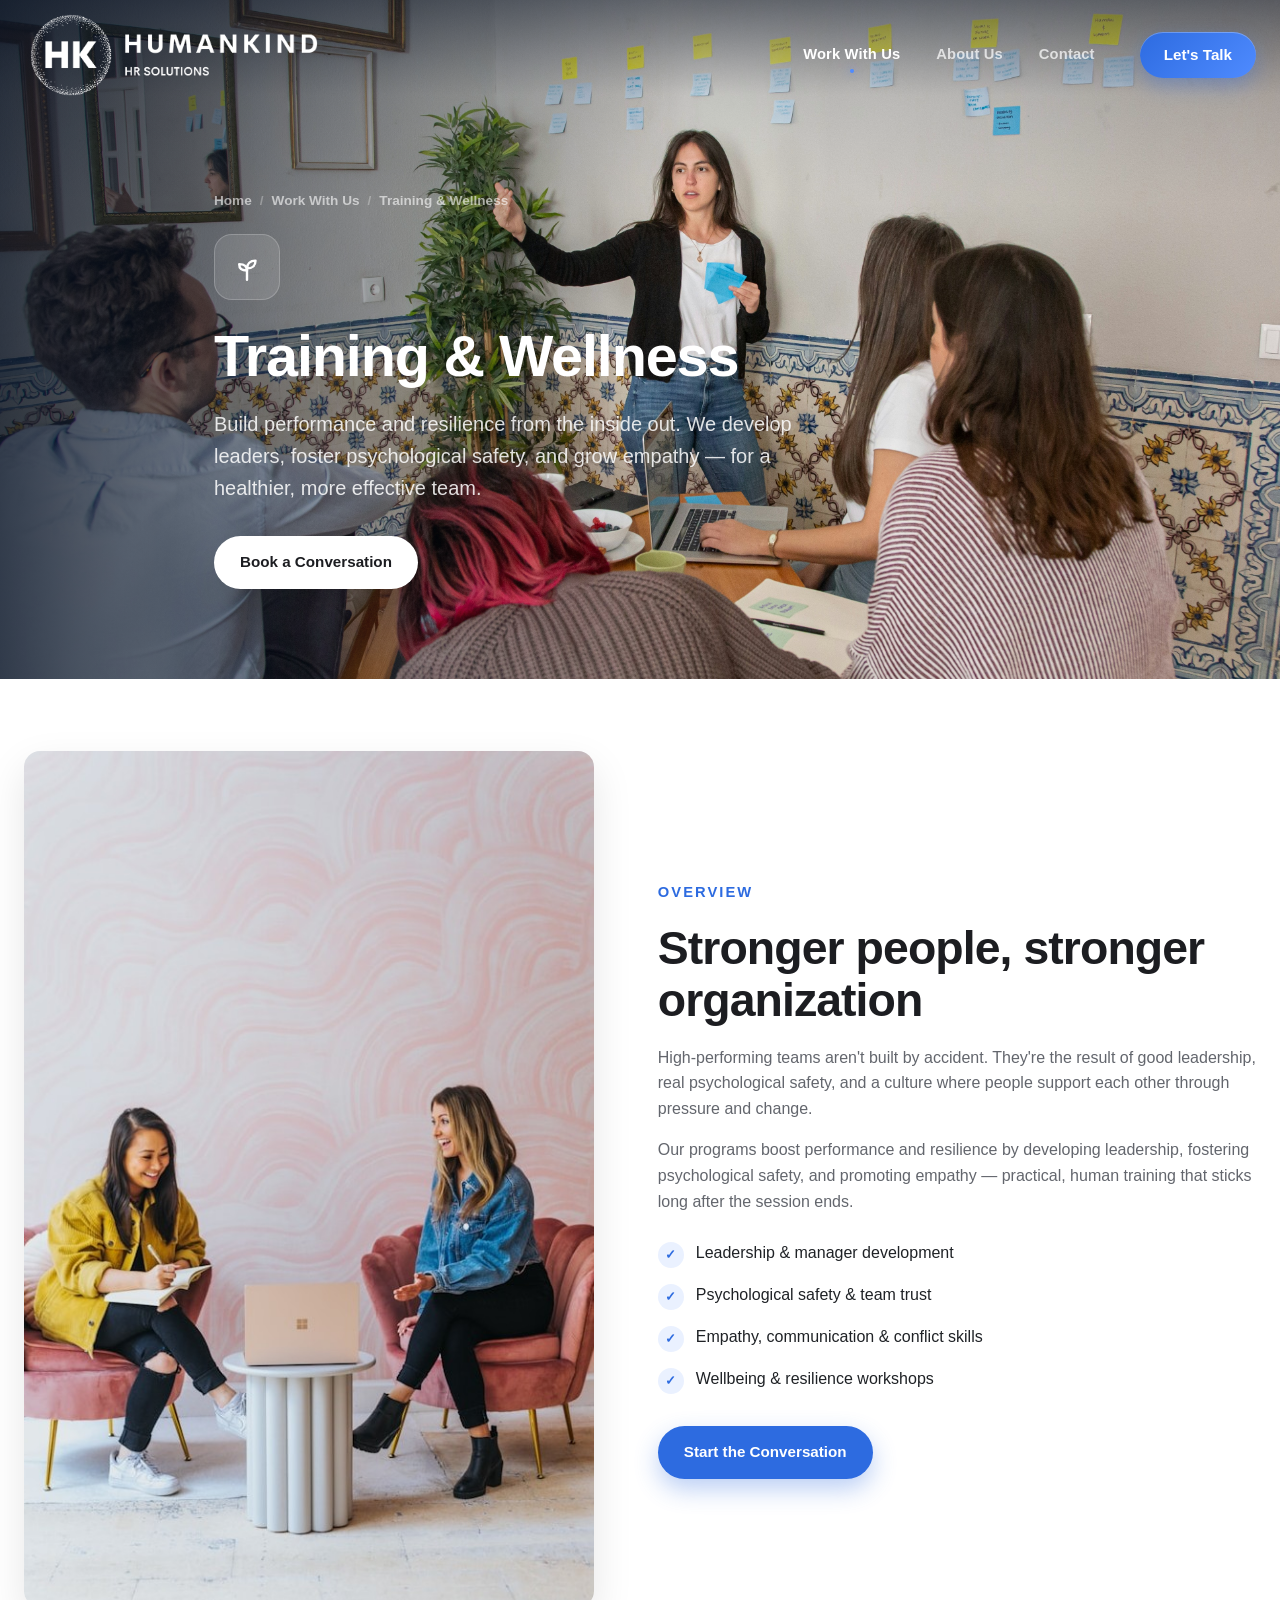
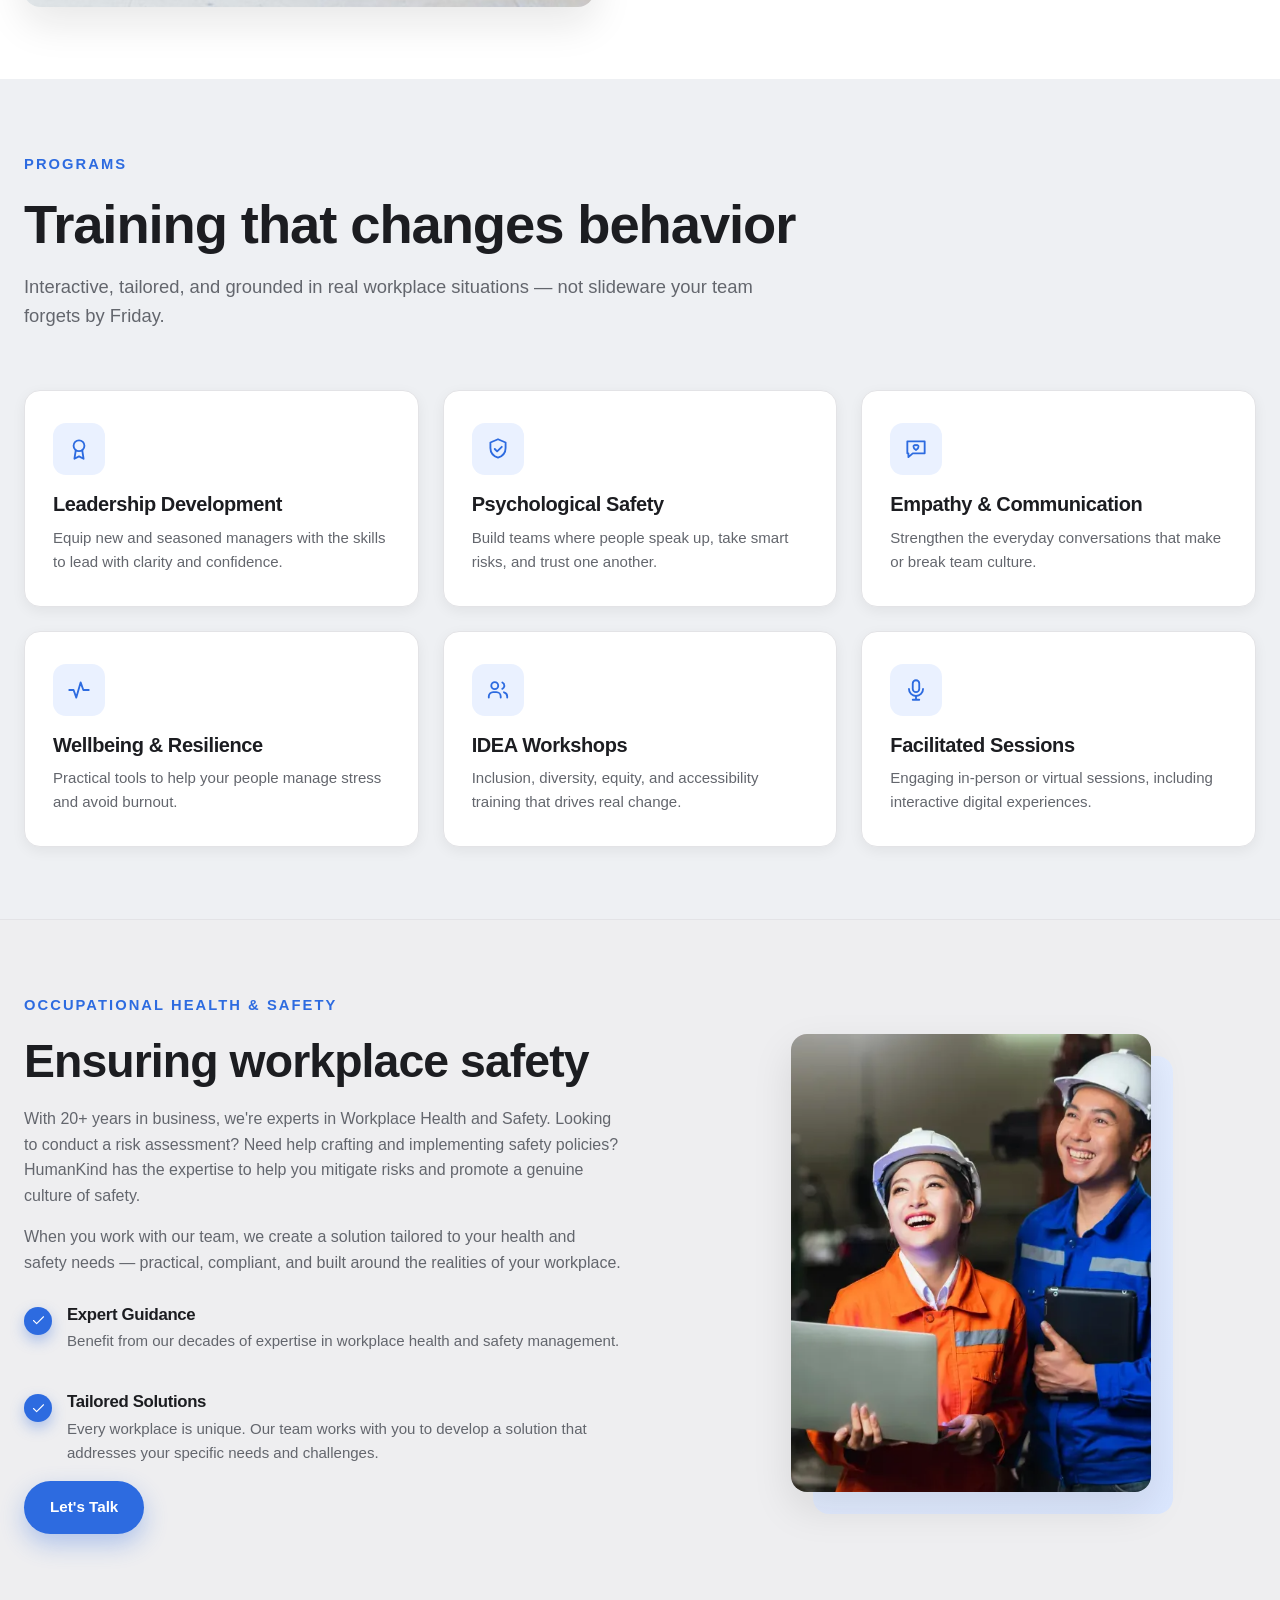
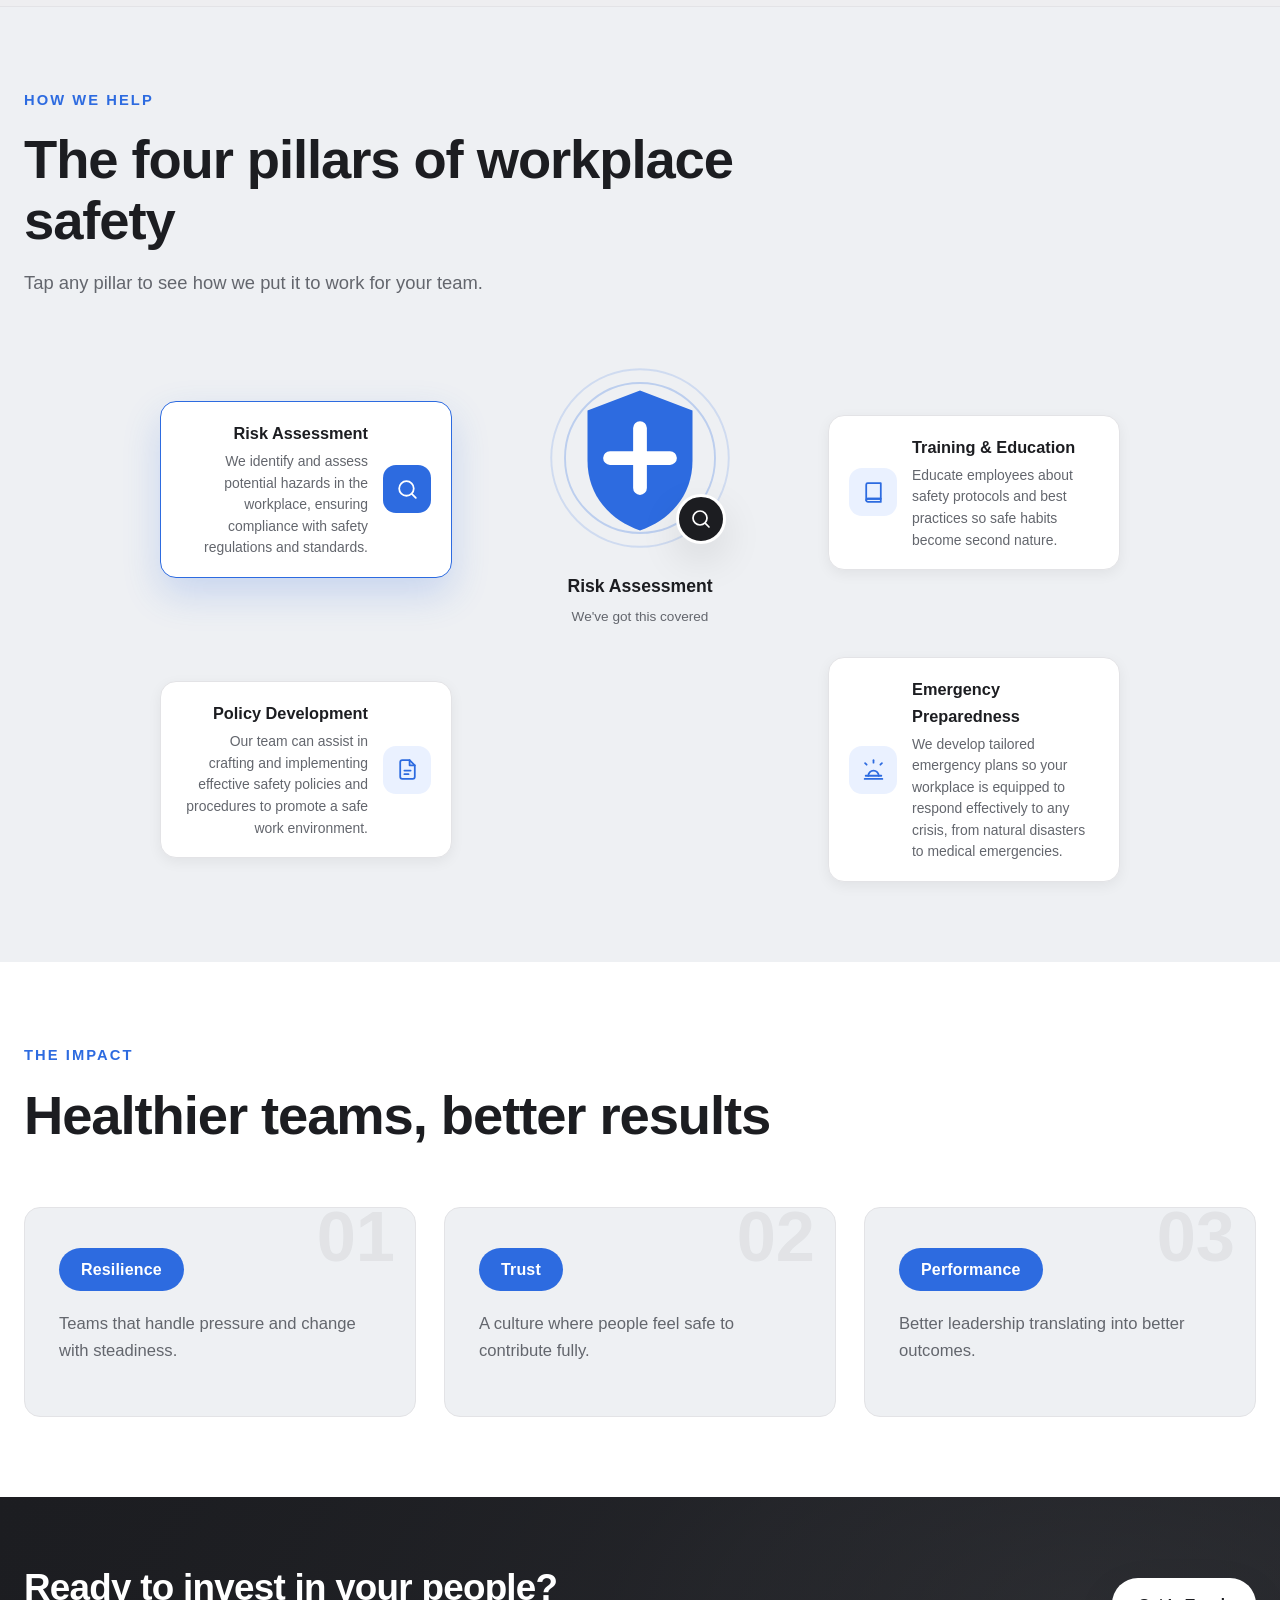
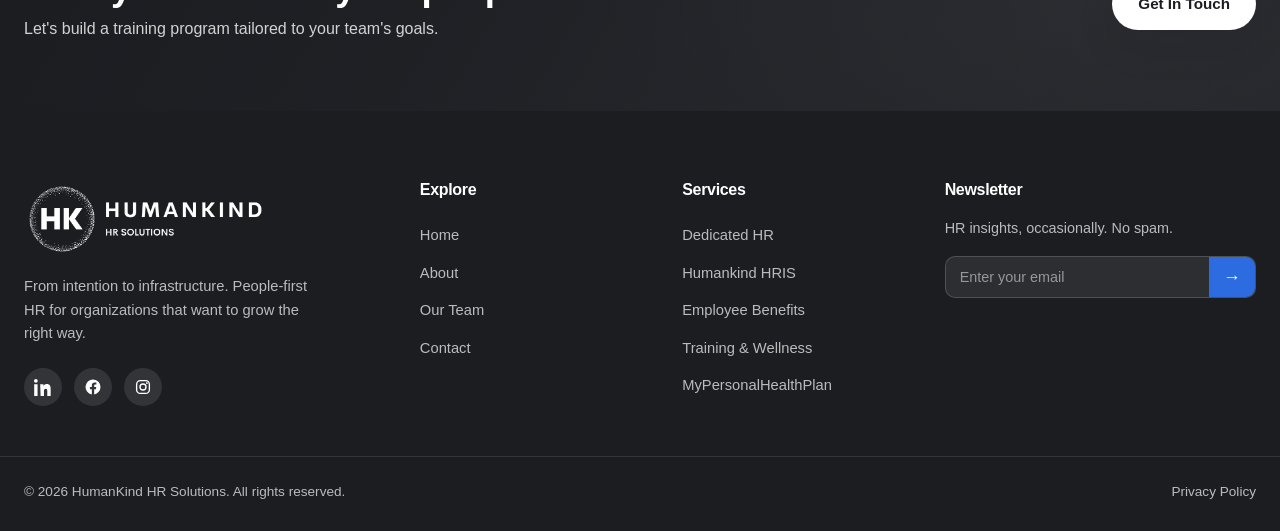
<file: training-wellness.html>
﻿<!DOCTYPE html>
<html lang="en">
<head>
  <meta charset="UTF-8" />
  <meta name="viewport" content="width=device-width, initial-scale=1.0" />
  <title>Training &amp; Wellness — HumanKind HR Solutions</title>
  <meta name="description" content="Programs that develop leadership, foster psychological safety, and build empathy — for a healthier, more effective team." />
  <link rel="icon" href="favicon.ico" sizes="any" />
  <link rel="icon" type="image/png" sizes="32x32" href="images/logos/favicon-32.png" />
  <link rel="icon" type="image/png" sizes="192x192" href="images/logos/favicon-192.png" />
  <link rel="apple-touch-icon" href="images/logos/favicon-180.png" />
  <link rel="stylesheet" href="styles.css?v=52" />
</head>
<body>

  <!-- ============ HEADER ============ -->
  <header class="site-header" id="header">
    <div class="container header-inner">
      <a href="index.html" class="brand" aria-label="HumanKind HR Solutions — home">
        <img src="images/logos/HK_LOGO.png" alt="HumanKind HR Solutions" class="brand-logo" />
      </a>
      <nav class="nav" aria-label="Primary">
        <ul class="nav-list">
          <li class="has-dropdown">
            <a href="#" class="nav-link active">Work With Us</a>
            <div class="dropdown">
              <a href="dedicated-hr.html"><span class="dd-icon" data-icon="support"></span><span><strong>Dedicated HR</strong><em>Your on-call HR partner</em></span></a>
              <a href="hr-systems.html"><span class="dd-icon" data-icon="chart"></span><span><strong>Humankind HRIS</strong><em>Data, analytics &amp; tooling</em></span></a>
              <a href="employee-benefits.html"><span class="dd-icon" data-icon="shield"></span><span><strong>Employee Benefits</strong><em>Plans that actually fit</em></span></a>
              <a href="training-wellness.html" aria-current="page"><span class="dd-icon" data-icon="sprout"></span><span><strong>Training &amp; Wellness</strong><em>Healthier, stronger teams</em></span></a>
              <a href="mypersonalhealthplan.html"><span class="dd-icon" data-icon="heartpulse"></span><span><strong>MyPersonalHealthPlan</strong><em>Individual &amp; family coverage</em></span></a>
            </div>
          </li>
          <li><a href="about.html" class="nav-link">About Us</a></li>
          <li><a href="contact.html" class="nav-link">Contact</a></li>
        </ul>
      </nav>
      <a href="contact.html" class="btn btn-primary header-cta">Let's Talk</a>
      <button class="hamburger" id="hamburger" aria-label="Open menu" aria-expanded="false"><span></span><span></span><span></span></button>
    </div>
  </header>

  <!-- ============ MOBILE MENU ============ -->
  <div class="mobile-menu" id="mobileMenu">
    <nav aria-label="Mobile">
      <span class="mm-label">Work With Us</span>
      <a href="dedicated-hr.html">Dedicated HR</a>
      <a href="hr-systems.html">Humankind HRIS</a>
      <a href="employee-benefits.html">Employee Benefits</a>
      <a href="training-wellness.html">Training &amp; Wellness</a>
      <a href="mypersonalhealthplan.html">MyPersonalHealthPlan</a>
      <span class="mm-label">Company</span>
      <a href="about.html">About Us</a>
      <a href="contact.html">Contact</a>
      <a href="contact.html" class="btn btn-primary mm-cta">Let's Talk</a>
    </nav>
  </div>

  <main>
    <!-- PAGE HERO -->
    <section class="page-hero">
      <div class="hero-photo" style="background-image:url('images/services/Training_Wellnes_Hero_1.jpg'); --bg-pos:60% 30%; --bg-pos-m:65% 28%"></div>
      <div class="container">
        <div class="breadcrumb"><a href="index.html">Home</a><span>/</span><a href="index.html#services">Work With Us</a><span>/</span>Training &amp; Wellness</div>
        <div class="page-icon" data-icon="sprout"></div>
        <h1>Training &amp; Wellness</h1>
        <p>Build performance and resilience from the inside out. We develop leaders, foster psychological safety, and grow empathy — for a healthier, more effective team.</p>
        <a href="contact.html" class="btn btn-light" data-lead>Book a Conversation</a>
      </div>
    </section>

    <!-- INTRO SPLIT -->
    <section class="svc-intro">
      <div class="container svc-split reverse">
        <div class="svc-copy">
          <span class="eyebrow eyebrow-blue">Overview</span>
          <h2>Stronger people, <span class="accent">stronger organization</span></h2>
          <p>High-performing teams aren't built by accident. They're the result of good leadership, real psychological safety, and a culture where people support each other through pressure and change.</p>
          <p>Our programs boost performance and resilience by developing leadership, fostering psychological safety, and promoting empathy — practical, human training that sticks long after the session ends.</p>
          <ul class="svc-list">
            <li><span class="tick">✓</span> Leadership &amp; manager development</li>
            <li><span class="tick">✓</span> Psychological safety &amp; team trust</li>
            <li><span class="tick">✓</span> Empathy, communication &amp; conflict skills</li>
            <li><span class="tick">✓</span> Wellbeing &amp; resilience workshops</li>
          </ul>
          <a href="contact.html" class="btn btn-primary" data-lead>Start the Conversation</a>
        </div>
        <div class="svc-media">
          <img src="images/services/TrainingWellness.jpg" class="svc-photo" style="aspect-ratio:596/896" alt="Training and wellness session">
        </div>
      </div>
    </section>

    <!-- FEATURES -->
    <section class="svc-features">
      <div class="container">
        <div class="section-head">
          <span class="eyebrow eyebrow-blue">Programs</span>
          <h2>Training that <span class="accent">changes behavior</span></h2>
          <p class="section-lead">Interactive, tailored, and grounded in real workplace situations — not slideware your team forgets by Friday.</p>
        </div>
        <div class="feature-grid">
          <div class="feature-card"><div class="f-icon" data-icon="award"></div><h3>Leadership Development</h3><p>Equip new and seasoned managers with the skills to lead with clarity and confidence.</p></div>
          <div class="feature-card"><div class="f-icon" data-icon="shield"></div><h3>Psychological Safety</h3><p>Build teams where people speak up, take smart risks, and trust one another.</p></div>
          <div class="feature-card"><div class="f-icon" data-icon="message"></div><h3>Empathy &amp; Communication</h3><p>Strengthen the everyday conversations that make or break team culture.</p></div>
          <div class="feature-card"><div class="f-icon" data-icon="activity"></div><h3>Wellbeing &amp; Resilience</h3><p>Practical tools to help your people manage stress and avoid burnout.</p></div>
          <div class="feature-card"><div class="f-icon" data-icon="users"></div><h3>IDEA Workshops</h3><p>Inclusion, diversity, equity, and accessibility training that drives real change.</p></div>
          <div class="feature-card"><div class="f-icon" data-icon="mic"></div><h3>Facilitated Sessions</h3><p>Engaging in-person or virtual sessions, including interactive digital experiences.</p></div>
        </div>
      </div>
    </section>

    <!-- OCCUPATIONAL HEALTH & SAFETY -->
    <section class="svc-intro svc-alt">
      <div class="container svc-split">
        <div class="svc-copy">
          <span class="eyebrow eyebrow-blue">Occupational Health &amp; Safety</span>
          <h2>Ensuring <span class="accent">workplace safety</span></h2>
          <p>With 20+ years in business, we're experts in Workplace Health and Safety. Looking to conduct a risk assessment? Need help crafting and implementing safety policies? HumanKind has the expertise to help you mitigate risks and promote a genuine culture of safety.</p>
          <p>When you work with our team, we create a solution tailored to your health and safety needs — practical, compliant, and built around the realities of your workplace.</p>
          <div class="check-list">
            <div class="check-item">
              <span class="ci" data-icon="check"></span>
              <div>
                <h4>Expert Guidance</h4>
                <p>Benefit from our decades of expertise in workplace health and safety management.</p>
              </div>
            </div>
            <div class="check-item">
              <span class="ci" data-icon="check"></span>
              <div>
                <h4>Tailored Solutions</h4>
                <p>Every workplace is unique. Our team works with you to develop a solution that addresses your specific needs and challenges.</p>
              </div>
            </div>
          </div>
          <a href="contact.html" class="btn btn-primary" data-lead>Let's Talk</a>
        </div>
        <div class="svc-media">
          <div class="photo-frame">
            <img src="images/services/OccupationalHealthSafety.png" class="about-img" style="aspect-ratio:497/632" alt="Workplace health and safety in action" />
          </div>
        </div>
      </div>
    </section>

    <!-- OH&S PILLARS (interactive) -->
    <section class="ohs section">
      <div class="container">
        <div class="section-head">
          <span class="eyebrow eyebrow-blue">How We Help</span>
          <h2>The four pillars of <span class="accent">workplace safety</span></h2>
          <p class="section-lead">Tap any pillar to see how we put it to work for your team.</p>
        </div>
        <div class="ohs-orbit" id="ohsOrbit">
          <button class="ohs-node" type="button" data-pos="1" data-side="left" data-label="Risk Assessment">
            <span class="ohs-node-ic" data-icon="search"></span>
            <span class="ohs-node-tx"><strong>Risk Assessment</strong><em>We identify and assess potential hazards in the workplace, ensuring compliance with safety regulations and standards.</em></span>
          </button>
          <button class="ohs-node" type="button" data-pos="2" data-side="left" data-label="Policy Development">
            <span class="ohs-node-ic" data-icon="doc"></span>
            <span class="ohs-node-tx"><strong>Policy Development</strong><em>Our team can assist in crafting and implementing effective safety policies and procedures to promote a safe work environment.</em></span>
          </button>

          <div class="ohs-core">
            <div class="ohs-emblem">
              <svg viewBox="0 0 160 160" class="ohs-shield" role="img" aria-label="Occupational Health &amp; Safety emblem">
                <circle class="r1" cx="80" cy="80" r="71" />
                <circle class="r2" cx="80" cy="80" r="60" />
                <path class="sh" d="M80 26 L122 42 V82 C122 111 103 130 80 138 C57 130 38 111 38 82 V42 Z" />
                <path class="plus" d="M80 56 V104 M56 80 H104" />
              </svg>
              <span class="ohs-badge" id="ohsBadge" aria-hidden="true"></span>
            </div>
            <span class="ohs-core-label" id="ohsCoreLabel">Health &amp; Safety</span>
            <span class="ohs-core-sub" id="ohsCoreSub">A complete, proactive approach</span>
          </div>

          <button class="ohs-node" type="button" data-pos="3" data-side="right" data-label="Training &amp; Education">
            <span class="ohs-node-ic" data-icon="book"></span>
            <span class="ohs-node-tx"><strong>Training &amp; Education</strong><em>Educate employees about safety protocols and best practices so safe habits become second nature.</em></span>
          </button>
          <button class="ohs-node" type="button" data-pos="4" data-side="right" data-label="Emergency Preparedness">
            <span class="ohs-node-ic" data-icon="siren"></span>
            <span class="ohs-node-tx"><strong>Emergency Preparedness</strong><em>We develop tailored emergency plans so your workplace is equipped to respond effectively to any crisis, from natural disasters to medical emergencies.</em></span>
          </button>
        </div>
      </div>
    </section>

    <!-- OUTCOMES -->
    <section class="svc-outcomes">
      <div class="container">
        <div class="section-head">
          <span class="eyebrow eyebrow-blue">The Impact</span>
          <h2>Healthier teams, <span class="accent">better results</span></h2>
        </div>
        <div class="outcome-grid">
          <div><div class="num">Resilience</div><p>Teams that handle pressure and change with steadiness.</p></div>
          <div><div class="num">Trust</div><p>A culture where people feel safe to contribute fully.</p></div>
          <div><div class="num">Performance</div><p>Better leadership translating into better outcomes.</p></div>
        </div>
      </div>
    </section>

    <!-- CTA -->
    <section class="cta-banner">
      <div class="container cta-inner">
        <div>
          <h2>Ready to invest in your people?</h2>
          <p>Let's build a training program tailored to your team's goals.</p>
        </div>
        <a href="contact.html" class="btn btn-light">Get In Touch</a>
      </div>
    </section>
  </main>

  <!-- ============ FOOTER ============ -->
  <footer class="site-footer">
    <div class="container footer-grid">
      <div class="footer-brand">
        <img src="images/logos/HK_LOGO.png" alt="HumanKind HR Solutions" class="footer-logo" />
        <p>From intention to infrastructure. People-first HR for organizations that want to grow the right way.</p>
        <div class="socials"><a href="https://www.linkedin.com/company/humankind-hr-solutions-inc" target="_blank" rel="noopener noreferrer" aria-label="LinkedIn" data-icon="linkedin"></a><a href="https://www.facebook.com/hrocoreinc" target="_blank" rel="noopener noreferrer" aria-label="Facebook" data-icon="facebook"></a><a href="https://www.instagram.com/humankindhrsolutions/" target="_blank" rel="noopener noreferrer" aria-label="Instagram" data-icon="instagram"></a></div>
      </div>
      <div class="footer-col"><h4>Explore</h4><a href="index.html">Home</a><a href="about.html">About</a><a href="about.html#team">Our Team</a><a href="contact.html">Contact</a></div>
      <div class="footer-col"><h4>Services</h4><a href="dedicated-hr.html">Dedicated HR</a><a href="hr-systems.html">Humankind HRIS</a><a href="employee-benefits.html">Employee Benefits</a><a href="training-wellness.html">Training &amp; Wellness</a><a href="mypersonalhealthplan.html">MyPersonalHealthPlan</a></div>
      <div class="footer-col footer-news"><h4>Newsletter</h4><p>HR insights, occasionally. No spam.</p><form class="news-form" onsubmit="return false"><input type="email" placeholder="Enter your email" aria-label="Email address" /><button aria-label="Subscribe">→</button></form></div>
    </div>
    <div class="container footer-bottom"><span>© <span id="year"></span> HumanKind HR Solutions. All rights reserved.</span><a href="privacy-policy.html">Privacy Policy</a></div>
  </footer>

  <script src="script.js?v=21"></script>
</body>
</html>
</file>
<file: styles.css>
/* ============================================================
   HumanKind HR Solutions — revamp
   Palette: white + grey/charcoal structure, blue reserved for buttons
   ============================================================ */

:root {
  --navy:        #1C1D21;   /* charcoal ink — replaces navy blue for headings/structure */
  --navy-2:      #26282D;
  --navy-3:      #34363C;
  --blue:        #2D6BE0;   /* action accent — buttons + interactive controls ONLY */
  --blue-bright: #4F8BFF;
  --blue-soft:   #EAF1FF;
  --grey-bright: #C7C9CE;   /* light grey text accent for use on dark (hero/footer/cta) backgrounds */
  --chip:        #EEEEF0;   /* neutral light grey chip background for decorative icon badges */
  --sky:         #EEF0F3;   /* neutral light grey — alternating section background */
  --bg:          #FFFFFF;
  --surface:     #FFFFFF;   /* card / panel background */
  --surface-dark:#1C1D21;   /* dark brand panels (hero/footer/cta) */
  --text:        #1F2226;
  --muted:       #63666D;
  --line:        #E3E3E6;
  --radius:      16px;
  --radius-sm:   12px;
  --shadow-sm:   0 4px 14px rgba(20, 20, 22, 0.06);
  --shadow-md:   0 16px 40px rgba(20, 20, 22, 0.10);
  --shadow-lg:   0 30px 70px rgba(20, 20, 22, 0.16);
  --maxw:        1300px;
  --ease:        cubic-bezier(.22, 1, .36, 1);
}

* { margin: 0; padding: 0; box-sizing: border-box; }

html { scroll-behavior: smooth; scroll-padding-top: 120px; }

body {
  font-family: 'Calibri', 'Trebuchet MS', sans-serif;
  color: var(--text);
  background: var(--bg);
  line-height: 1.6;
  -webkit-font-smoothing: antialiased;
  overflow-x: hidden;
}

h1, h2, h3, h4 { font-family: 'Calibri', 'Trebuchet MS', sans-serif; line-height: 1.12; color: var(--navy); letter-spacing: -0.02em; }
a { text-decoration: none; color: inherit; }
img { display: block; max-width: 100%; }

.container { width: 100%; max-width: var(--maxw); margin: 0 auto; padding: 0 24px; }
.section { padding: 80px 0; }

/* Auto-divider: adds a hairline whenever two same-toned sections land back
   to back, since the color change that normally separates them is absent.
   Grouped by actual rendered background, not by class name. */
:is(.svc-features, .mission-band, .hris-preview, .mphp-plans, .ohs, .svc-intro.svc-alt)
+ :is(.svc-features, .mission-band, .hris-preview, .mphp-plans, .ohs, .svc-intro.svc-alt) {
  border-top: 1px solid var(--line);
}
:is(.svc-intro:not(.svc-alt), .svc-outcomes, .team, .mphp-partner, .mphp-how, .xlink-section, .svc-alt.section, #guaranteed-acceptance)
+ :is(.svc-intro:not(.svc-alt), .svc-outcomes, .team, .mphp-partner, .mphp-how, .xlink-section, .svc-alt.section, #guaranteed-acceptance) {
  border-top: 1px solid var(--line);
}
.accent { color: var(--navy); }

.eyebrow {
  display: inline-block;
  font-family: 'Calibri', 'Trebuchet MS', sans-serif;
  font-weight: 700;
  font-size: .92rem;
  letter-spacing: .14em;
  text-transform: uppercase;
  color: rgba(255,255,255,.75);
  margin-bottom: 18px;
}
.eyebrow-blue { color: var(--blue); }

.section-head { max-width: 780px; margin: 0 0 60px; text-align: left; }
.section-head.center { max-width: 720px; margin: 0 auto 60px; text-align: center; }
.section-head h2 { font-size: clamp(2.3rem, 4.6vw, 3.4rem); font-weight: 800; }
.section-lead { color: var(--muted); font-size: 1.15rem; margin-top: 16px; }

/* ---------- Buttons ---------- */
.btn {
  display: inline-flex; align-items: center; justify-content: center; gap: 8px;
  font-family: 'Calibri', 'Trebuchet MS', sans-serif; font-weight: 700; font-size: .95rem;
  padding: 14px 26px; border-radius: 999px; cursor: pointer; border: none;
  transition: transform .25s var(--ease), box-shadow .25s var(--ease), background .25s, color .25s;
  white-space: nowrap;
}
.btn-primary { background: var(--blue); color: #fff; box-shadow: 0 10px 24px rgba(45,107,224,.32); }
.btn-primary:hover { background: #1f5bd0; transform: translateY(-2px); box-shadow: 0 14px 30px rgba(45,107,224,.42); }
.btn-ghost { background: rgba(255,255,255,.10); color: #fff; border: 1.5px solid rgba(255,255,255,.45); backdrop-filter: blur(4px); }
.btn-ghost:hover { background: rgba(255,255,255,.20); transform: translateY(-2px); }
.btn-light { background: #fff; color: var(--navy); box-shadow: var(--shadow-md); }
.btn-light:hover { transform: translateY(-2px); box-shadow: var(--shadow-lg); }
.btn-block { width: 100%; }

/* ============ HEADER ============ */
.site-header {
  position: fixed; top: 0; left: 0; right: 0; z-index: 100;
  padding: 8px 0;
  transition: transform .4s var(--ease), background .35s, box-shadow .35s, padding .35s;
}
.site-header.scrolled {
  background: rgba(28,29,33, 0.92);
  backdrop-filter: blur(10px);
  padding: 6px 0;
  box-shadow: 0 8px 30px rgba(28,29,33,.28);
}
/* hidden when scrolling down */
.site-header.hidden { transform: translateY(-115%); }

.header-inner { display: flex; align-items: center; gap: 28px; }
.brand { display: flex; align-items: center; flex-shrink: 0; }
.brand-logo { height: 94px; width: auto; transition: height .35s; }
.site-header.scrolled .brand-logo { height: 78px; }

.nav { margin-left: auto; }
.nav-list { display: flex; align-items: center; gap: 2px; list-style: none; }
.nav-link {
  position: relative; display: inline-flex; align-items: center; gap: 6px;
  font-family: 'Calibri', 'Trebuchet MS', sans-serif; font-weight: 600; font-size: .92rem; letter-spacing: .01em;
  color: rgba(255,255,255,.72); padding: 10px 17px;
  transition: color .25s;
}
.nav-link:hover { color: #fff; }

/* dropdown */
.has-dropdown { position: relative; }
.dropdown {
  position: absolute; top: calc(100% + 14px); left: 50%; transform: translateX(-50%) translateY(10px);
  background: #fff; border-radius: var(--radius); box-shadow: var(--shadow-lg);
  padding: 10px; min-width: 290px;
  opacity: 0; visibility: hidden; pointer-events: none;
  transition: opacity .25s var(--ease), transform .25s var(--ease), visibility .25s;
}
.dropdown::before { /* hover bridge */
  content: ""; position: absolute; top: -16px; left: 0; right: 0; height: 16px;
}
.has-dropdown:hover .dropdown { opacity: 1; visibility: visible; pointer-events: auto; transform: translateX(-50%) translateY(0); }
.dropdown a {
  display: flex; align-items: center; gap: 14px; padding: 12px 14px; border-radius: 10px;
  transition: background .2s;
}
.dropdown a:hover { background: var(--sky); }
.dd-icon { width: 40px; height: 40px; display: grid; place-items: center; background: var(--blue-soft); color: var(--blue); border-radius: 10px; flex-shrink: 0; }
.dd-icon svg { width: 22px; height: 22px; }
.dropdown a span:last-child { display: flex; flex-direction: column; }
.dropdown strong { font-family: 'Calibri', 'Trebuchet MS', sans-serif; font-size: .96rem; color: var(--navy); font-weight: 700; }
.dropdown em { font-style: normal; font-size: .82rem; color: var(--muted); }

.nav-link.active { color: #fff; }
.nav-link.active::after {
  content: ""; position: absolute; left: 50%; bottom: 4px; transform: translateX(-50%);
  width: 4px; height: 4px; border-radius: 50%; background: var(--blue-bright);
  box-shadow: 0 0 9px rgba(79,139,255,.85);
}
.dropdown a[aria-current="page"] { background: var(--sky); }
.dropdown a[aria-current="page"] strong { color: var(--navy); }

.header-cta {
  padding: 11px 24px; font-weight: 800;
  background: linear-gradient(135deg, var(--blue) 0%, var(--blue-bright) 100%);
  box-shadow: inset 0 1px 0 rgba(255,255,255,.28), 0 8px 20px rgba(45,107,224,.35);
}
.header-cta:hover {
  background: linear-gradient(135deg, #1f5bd0 0%, var(--blue) 100%);
  box-shadow: inset 0 1px 0 rgba(255,255,255,.32), 0 12px 28px rgba(45,107,224,.45);
  transform: translateY(-2px);
}

/* hamburger */
.hamburger { display: none; flex-direction: column; gap: 5px; background: none; border: none; cursor: pointer; padding: 8px; margin-left: auto; z-index: 101; }
.hamburger span { width: 26px; height: 2.5px; background: #fff; border-radius: 3px; transition: .3s var(--ease); }
.hamburger.open span:nth-child(1) { transform: translateY(7.5px) rotate(45deg); }
.hamburger.open span:nth-child(2) { opacity: 0; }
.hamburger.open span:nth-child(3) { transform: translateY(-7.5px) rotate(-45deg); }

/* mobile menu */
.mobile-menu {
  position: fixed; top: 0; right: 0; z-index: 99;
  width: min(82vw, 340px); height: 100vh;
  background: var(--surface-dark); padding: 100px 28px 40px;
  transform: translateX(100%); transition: transform .4s var(--ease);
  overflow-y: auto;
}
.mobile-menu.open { transform: translateX(0); box-shadow: -20px 0 60px rgba(0,0,0,.4); }
.mobile-menu nav { display: flex; flex-direction: column; }
.mm-label { color: var(--grey-bright); font-size: .72rem; font-weight: 700; letter-spacing: .14em; text-transform: uppercase; margin: 22px 0 8px; font-family: 'Calibri', 'Trebuchet MS', sans-serif; }
.mobile-menu a { color: rgba(255,255,255,.9); padding: 11px 0; font-weight: 600; font-family: 'Calibri', 'Trebuchet MS', sans-serif; border-bottom: 1px solid rgba(255,255,255,.08); }
.mm-cta { justify-content: center; margin-top: 26px; border: none !important; color: #fff !important; }

/* ============ HERO ============ */
.hero { position: relative; min-height: 100vh; display: flex; align-items: center; color: #fff; overflow: hidden; }
.hero-bg {
  position: absolute; inset: 0; overflow: hidden;
  background: linear-gradient(120deg, #1C1D21 0%, #34363C 55%, #26282D 130%);
}
/* rotating hero photos — shown clearly, crossfading */
.hero-slide {
  position: absolute; inset: 0;
  background-size: var(--bg-size, cover); background-position: var(--bg-pos, center);
  opacity: 0; transition: opacity 1.1s var(--ease); will-change: opacity;
}
.hero-slide.active { opacity: 1; }
@media (prefers-reduced-motion: no-preference) {
  .hero-slide.active { animation: heroKen 8s ease-out both; }
  @keyframes heroKen { from { transform: scale(1.07); } to { transform: scale(1); } }
}
/* soft wash: dark top (header legibility) + a left-only gradient so text reads while faces on the right stay clear */
.hero-overlay {
  position: absolute; inset: 0; z-index: 1;
  background:
    linear-gradient(180deg, rgba(8,18,35,.55) 0%, rgba(8,18,35,.12) 14%, transparent 30%),
    linear-gradient(90deg, rgba(8,18,35,.80) 0%, rgba(8,18,35,.55) 16%, rgba(8,18,35,.22) 36%, transparent 52%);
}
@media (max-width: 760px) {
  .hero-overlay {
    background:
      linear-gradient(180deg, rgba(8,18,35,.74) 0%, rgba(8,18,35,.56) 38%, rgba(8,18,35,.54) 70%, rgba(8,18,35,.64) 100%);
  }
}
.hero-content { position: relative; z-index: 2; max-width: var(--maxw); padding-top: 80px; }
/* hero text sits directly on the photo, left-aligned */
.hero-content .eyebrow { color: rgba(255,255,255,.85); }
/* staggered pop-up entrance */
@media (prefers-reduced-motion: no-preference) {
  .hero-content > * { opacity: 0; animation: heroUp .7s var(--ease) forwards; }
  .hero-content > h1 { animation-delay: .20s; }
  .hero-content > .hero-tagline { animation: none; }
  .hero-content > .hero-actions { animation-delay: .40s; }
  @keyframes heroUp { from { opacity: 0; transform: translateY(20px); } to { opacity: 1; transform: none; } }
}

/* Typewriter hero heading */
.hero-heading { font-size: clamp(3rem, 7vw, 6rem); font-weight: 800; color: #fff; line-height: 1.05; letter-spacing: -0.03em; }
.hero-word { color: var(--grey-bright); }
.hero-cursor {
  display: inline-block;
  color: var(--grey-bright);
  font-weight: 300;
  margin-left: 3px;
  animation: cursorBlink .65s step-end infinite;
}
.hero-cursor.done { animation: none; opacity: 0; }
@keyframes cursorBlink { 0%, 100% { opacity: 1; } 50% { opacity: 0; } }
.hero-tagline {
  font-size: clamp(1rem, 2vw, 1.25rem);
  color: rgba(255,255,255,.82);
  margin: 16px 0 40px;
  opacity: 0;
  transition: opacity .55s ease;
  max-width: 520px;
}
.hero-tagline.visible { opacity: 1; }

/* Icon + name navigation tabs */
.hero-tabs {
  position: absolute;
  bottom: 32px;
  left: 50%;
  transform: translateX(-50%);
  z-index: 3;
  display: flex;
  gap: 4px;
  background: rgba(9,20,38,.48);
  backdrop-filter: blur(14px);
  -webkit-backdrop-filter: blur(14px);
  border: 1px solid rgba(255,255,255,.13);
  border-radius: 60px;
  padding: 5px;
}
.hero-tab {
  display: flex;
  align-items: center;
  gap: 7px;
  padding: 9px 18px;
  border-radius: 50px;
  border: none;
  background: transparent;
  color: rgba(255,255,255,.50);
  font-family: 'Calibri', 'Trebuchet MS', sans-serif;
  font-weight: 600;
  font-size: .82rem;
  cursor: pointer;
  transition: background .25s, color .25s;
  white-space: nowrap;
  letter-spacing: .01em;
}
.hero-tab svg { width: 15px; height: 15px; flex-shrink: 0; }
.hero-tab.active { background: rgba(255,255,255,.16); color: #fff; animation: tabPop .35s var(--ease); }
@keyframes tabPop { from { transform: scale(0.88); opacity: .5; } to { transform: scale(1); opacity: 1; } }
.hero-tab:hover:not(.active) { background: rgba(255,255,255,.08); color: rgba(255,255,255,.80); }
@media (max-width: 600px) {
  .hero-tabs { gap: 2px; padding: 4px; }
  .hero-tab { padding: 8px 12px; font-size: .76rem; gap: 5px; }
  .hero-tab svg { width: 13px; height: 13px; }
}
/* per-slide "Work With Us" service tag (matches the nav dropdown style) */
.hero-tag {
  display: inline-flex; align-items: center; gap: 13px; margin-top: 28px;
  background: rgba(9,20,38,.5); -webkit-backdrop-filter: blur(8px); backdrop-filter: blur(8px);
  border: 1px solid rgba(255,255,255,.16); border-radius: 14px; padding: 11px 20px 11px 11px;
  width: max-content; max-width: 100%;
  transition: transform .25s var(--ease), background .25s var(--ease), border-color .25s var(--ease);
}
.hero-tag:hover { transform: translateY(-3px); background: rgba(9,20,38,.66); border-color: rgba(255,255,255,.30); }
.hero-tag-ic { display: grid; place-items: center; width: 42px; height: 42px; flex: none; border-radius: 11px; background: var(--blue-soft); color: var(--blue); }
.hero-tag-ic svg { width: 22px; height: 22px; }
.hero-tag-tx { display: flex; flex-direction: column; line-height: 1.25; }
.hero-tag-tt { font-family: 'Calibri', 'Trebuchet MS', sans-serif; font-weight: 700; font-size: .98rem; color: #fff; }
.hero-tag-sub { font-style: normal; font-size: .82rem; color: rgba(255,255,255,.72); }
/* carousel dots */
.hero-dots { position: absolute; bottom: 30px; left: 50%; transform: translateX(-50%); z-index: 3; display: flex; gap: 11px; }
.hero-dots button { width: 10px; height: 10px; padding: 0; border: none; border-radius: 50%; cursor: pointer; background: rgba(255,255,255,.45); transition: background .25s var(--ease), transform .25s var(--ease); }
.hero-dots button:hover { background: rgba(255,255,255,.75); }
.hero-dots button.active { background: #fff; transform: scale(1.3); }
.hero h1 { font-size: clamp(2.6rem, 5.4vw, 4.2rem); font-weight: 800; color: #fff; text-shadow: 0 2px 28px rgba(0,0,0,.45); }
.hero h1 .accent { color: var(--grey-bright); }
.hero-sub { font-size: clamp(1.05rem, 2vw, 1.24rem); color: rgba(255,255,255,.9); margin: 20px 0 32px; max-width: 430px; text-shadow: 0 2px 18px rgba(0,0,0,.5); }
.hero-actions { display: flex; gap: 14px; flex-wrap: wrap; }
.hero-stats { display: flex; gap: 42px; margin-top: 60px; flex-wrap: wrap; }
.hero-stats div { display: flex; flex-direction: column; }
.hero-stats strong { font-family: 'Calibri', 'Trebuchet MS', sans-serif; font-size: 2rem; font-weight: 800; color: #fff; }
.hero-stats span { font-size: .9rem; color: rgba(255,255,255,.72); }
.scroll-cue {
  position: absolute; bottom: 28px; left: 50%; transform: translateX(-50%); z-index: 2;
  color: rgba(255,255,255,.7); animation: bob 2s infinite;
}
@keyframes bob { 0%,100%{transform:translateX(-50%) translateY(0);} 50%{transform:translateX(-50%) translateY(8px);} }

/* ============ TRUST STRIP ============ */
.trust { background: #fff; padding: 34px 0; overflow: hidden; border-top: 1px solid var(--line); border-bottom: 1px solid var(--line); }
.trust-label { text-align: center; color: var(--muted); font-size: .78rem; font-weight: 600; text-transform: uppercase; letter-spacing: .12em; margin-bottom: 22px; }
.trust-marquee { position: relative; overflow: hidden; }
.trust-marquee::before,
.trust-marquee::after {
  content: ''; position: absolute; top: 0; bottom: 0; width: 120px; z-index: 2; pointer-events: none;
}
.trust-marquee::before { left: 0; background: linear-gradient(to right, #fff, transparent); }
.trust-marquee::after  { right: 0; background: linear-gradient(to left,  #fff, transparent); }
.trust-track {
  display: flex; align-items: center; gap: 40px;
  width: max-content;
  animation: marquee 85s linear infinite;
  animation-delay: -4s; /* starts just clear of the left fade instead of flush at the edge */
  animation-play-state: paused; /* held until the strip actually scrolls into view — see script.js */
}
.trust-marquee.in .trust-track { animation-play-state: running; }
.trust-marquee:hover .trust-track { animation-play-state: paused; }
.trust-track span { font-family: 'Calibri', 'Trebuchet MS', sans-serif; font-weight: 700; font-size: .95rem; color: var(--muted); white-space: nowrap; letter-spacing: .04em; }
.trust-sep { color: var(--line) !important; font-weight: 300 !important; font-size: 1.2rem !important; }
.trust-logos { gap: 72px; }
.trust-logos img { height: 46px; width: auto; max-width: 150px; object-fit: contain; flex-shrink: 0; }
@keyframes marquee { from { transform: translateX(0); } to { transform: translateX(-33.333%); } }

/* ============ SERVICES ============ */
.services { background: var(--sky); border-bottom: 1px solid var(--line); }
.service-grid { display: grid; grid-template-columns: repeat(4, 1fr); gap: 24px; }
.service-card {
  background: #fff; border: 1px solid var(--line); border-radius: var(--radius);
  padding: 34px 28px; box-shadow: var(--shadow-sm);
  transition: transform .3s var(--ease), box-shadow .3s var(--ease), border-color .3s;
  scroll-margin-top: 110px;
}
.service-card:hover { transform: translateY(-6px); box-shadow: var(--shadow-md); border-color: transparent; }
.service-icon {
  width: 56px; height: 56px; border-radius: 14px; display: grid; place-items: center;
  background: linear-gradient(135deg, var(--blue), var(--blue-bright)); color: #fff; margin-bottom: 22px;
  box-shadow: 0 10px 22px rgba(45,107,224,.3);
}
.service-card h3 { font-size: 1.25rem; font-weight: 700; margin-bottom: 12px; }
.service-card p { color: var(--muted); font-size: .96rem; margin-bottom: 20px; }
.link-arrow { font-family: 'Calibri', 'Trebuchet MS', sans-serif; font-weight: 700; font-size: .9rem; color: var(--blue); display: inline-flex; gap: 6px; align-items: center; }
.link-arrow span { transition: transform .25s var(--ease); }
.link-arrow:hover span { transform: translateX(5px); }

/* ============ PROCESS ============ */
.process { background: #fff; color: var(--text); border-bottom: 1px solid var(--line); }
.about { background: var(--sky); border-bottom: 1px solid var(--line); }
.process-list { display: grid; grid-template-columns: repeat(2, 1fr); gap: 1px; background: rgba(255,255,255,.12); border: 1px solid rgba(255,255,255,.12); border-radius: var(--radius); overflow: hidden; }
.process-step { background: var(--surface-dark); padding: 40px; display: flex; gap: 24px; transition: background .3s; }
.process-step:hover { background: var(--navy-2); }
.step-num { font-family: 'Calibri', 'Trebuchet MS', sans-serif; font-size: 3rem; font-weight: 800; color: var(--blue-bright); line-height: 1; opacity: .85; }
.step-body h3 { color: #fff; font-size: 1.2rem; margin-bottom: 10px; }
.step-body p { color: rgba(255,255,255,.72); font-size: .96rem; }

/* ============ ABOUT ============ */
.about-grid { display: grid; grid-template-columns: 1fr 1.1fr; gap: 70px; align-items: center; }
.about-media { position: relative; }
.about-img { width: 100%; aspect-ratio: 4/5; border-radius: var(--radius); object-fit: cover; box-shadow: var(--shadow-md); }
.placeholder-img {
  background:
    repeating-linear-gradient(45deg, rgba(28,29,33,.05) 0 14px, rgba(28,29,33,.09) 14px 28px),
    linear-gradient(135deg, var(--chip), #dcdcdf);
  border: 1.5px dashed rgba(28,29,33,.3);
  display: grid; place-items: center; position: relative;
}
.placeholder-img::after {
  content: attr(data-label); color: var(--navy); font-family: 'Calibri', 'Trebuchet MS', sans-serif; font-weight: 700;
  font-size: .9rem; opacity: .8; padding: 0 20px; text-align: center;
}
.about-badge {
  position: absolute; bottom: -22px; right: -22px;
  background: var(--blue); color: #fff; padding: 22px 26px; border-radius: var(--radius);
  box-shadow: var(--shadow-md); font-family: 'Calibri', 'Trebuchet MS', sans-serif; line-height: 1.3;
}
.about-badge strong { font-size: 1.15rem; }
.about-copy h2 { font-size: clamp(1.9rem, 3.5vw, 2.6rem); font-weight: 800; margin-bottom: 18px; }
.about-copy p { color: var(--muted); margin-bottom: 16px; }
.about-points { list-style: none; margin: 24px 0 30px; }
.about-points li { display: flex; align-items: center; gap: 12px; padding: 8px 0; font-weight: 500; color: var(--text); }
.tick { width: 26px; height: 26px; flex-shrink: 0; background: var(--blue-soft); color: var(--blue); border-radius: 50%; display: grid; place-items: center; font-size: .8rem; font-weight: 700; }

/* ============ TEAM ============ */
.team-grid { display: grid; grid-template-columns: repeat(3, 1fr); gap: 28px; }
.team-grid.advisors { display: grid; grid-template-columns: repeat(3, 1fr); }
/* President featured on his own row, centered above the team, same card width as the grid below */
.team-grid.team-grid--lead { grid-template-columns: minmax(0, calc((100% - 56px) / 3)); justify-content: center; margin-bottom: 28px; }
.team-photo--placeholder { display: flex; align-items: center; justify-content: center; background: linear-gradient(135deg, var(--blue), var(--navy)); }
.team-photo--placeholder span { font-family: 'Calibri', 'Trebuchet MS', sans-serif; font-weight: 800; font-size: 2.2rem; color: rgba(255,255,255,.7); letter-spacing: .04em; }
.team-card {
  position: relative;
  background: var(--surface); border: 1px solid var(--line); border-radius: 20px; overflow: hidden;
  text-align: center; padding-bottom: 26px; box-shadow: var(--shadow-sm);
  transition: transform .35s var(--ease), box-shadow .35s var(--ease);
}
.team-card:hover { transform: translateY(-8px); box-shadow: var(--shadow-lg); }
.team-photo { position: relative; aspect-ratio: 1/1; overflow: hidden; background: var(--sky); }
.team-photo img { width: 100%; height: 100%; object-fit: cover; object-position: top center; transition: transform .6s var(--ease); }
.team-card:hover .team-photo img { transform: scale(1.07); }
/* subtle scrim that deepens on hover */
.team-photo::after { content: ""; position: absolute; inset: 0; background: linear-gradient(to top, rgba(28,29,33,.42), transparent 50%); opacity: .35; transition: opacity .35s var(--ease); }
.team-card:hover .team-photo::after { opacity: 1; }
.team-card h3 { font-size: 1.08rem; font-weight: 700; color: var(--navy); margin: 18px 0 4px; }
.team-card .role { display: block; color: var(--muted); font-family: 'Calibri', 'Trebuchet MS', sans-serif; font-weight: 600; font-size: .78rem; letter-spacing: .04em; text-transform: uppercase; }
/* clean LinkedIn button below the name */
.team-card .li {
  display: inline-grid; place-items: center; width: 38px; height: 38px; border-radius: 50%;
  margin-top: 14px; background: var(--blue-soft); color: var(--blue);
  transition: background .25s var(--ease), color .25s var(--ease), transform .25s var(--ease);
}
.team-card .li:hover { background: var(--blue); color: #fff; transform: translateY(-2px); }
.team-card .li svg { width: 18px; height: 18px; }
.team-subhead { text-align: center; font-size: 1.6rem; font-weight: 800; margin: 70px 0 34px; }

/* About — "Putting wellness into HR" pillar chips */
.pillar-grid { list-style: none; display: grid; grid-template-columns: 1fr 1fr; gap: 12px 18px; margin-top: 26px; }
.pillar-grid li { display: flex; align-items: center; gap: 12px; font-family: 'Calibri', 'Trebuchet MS', sans-serif; font-weight: 600; font-size: .92rem; color: var(--navy); }
.pl-ic { display: grid; place-items: center; width: 36px; height: 36px; flex: none; border-radius: 10px; background: var(--blue-soft); color: var(--blue); }
.pl-ic svg { width: 19px; height: 19px; }
@media (max-width: 480px) { .pillar-grid { grid-template-columns: 1fr; } }

/* About — mission statement band */
.mission-band { background: var(--sky); padding: 64px 0; text-align: center; }
.mission-band .container { max-width: 980px; }
.mission-band h2 { font-size: clamp(1.7rem, 3.5vw, 2.5rem); font-weight: 800; margin-bottom: 18px; }
.mission-band p { color: var(--muted); font-size: 1.1rem; line-height: 1.75; }

/* even 3-up feature grid (What Sets Us Apart) */
.feature-grid-3 { grid-template-columns: repeat(3, 1fr); }
@media (max-width: 860px) { .feature-grid-3 { grid-template-columns: 1fr; } }

/* ============ TESTIMONIALS CAROUSEL ============ */
.testimonials { background: #fff; }
.tcar { position: relative; max-width: 820px; margin: 0 auto; }
.tcar-viewport { overflow: hidden; border-radius: var(--radius); }
.tcar-track { display: flex; transition: transform .55s var(--ease); }
.quote-card {
  flex: 0 0 100%; box-sizing: border-box;
  background: #fff; border-radius: var(--radius); padding: 48px 52px; box-shadow: var(--shadow-md);
  position: relative; border: 1px solid var(--line);
}
.q-mark { font-family: 'Calibri', 'Trebuchet MS', sans-serif; font-size: 4.5rem; line-height: .6; color: var(--navy); opacity: .22; margin-bottom: 14px; }
.quote-card blockquote { color: var(--text); font-size: 1.12rem; line-height: 1.7; margin-bottom: 30px; }
.quote-card figcaption { display: flex; align-items: center; gap: 16px; border-top: 1px solid var(--line); padding-top: 22px; }
.quote-card figcaption img { width: 58px; height: 58px; border-radius: 50%; object-fit: cover; flex-shrink: 0; box-shadow: 0 6px 16px rgba(20,20,22,.18); }
.quote-card .who { display: flex; flex-direction: column; }
.quote-card figcaption strong { font-family: 'Calibri', 'Trebuchet MS', sans-serif; color: var(--navy); font-size: 1.05rem; }
.quote-card figcaption span { color: var(--muted); font-size: .9rem; }
/* controls */
.tcar-arrow {
  position: absolute; top: 50%; transform: translateY(-50%); z-index: 3;
  width: 48px; height: 48px; border-radius: 50%; border: none; cursor: pointer;
  background: #fff; color: var(--navy); box-shadow: var(--shadow-md);
  display: grid; place-items: center; transition: background .25s, color .25s, transform .25s;
}
.tcar-arrow:hover { background: var(--blue); color: #fff; }
.tcar-arrow svg { width: 22px; height: 22px; }
.tcar-arrow.prev { left: -22px; }
.tcar-arrow.next { right: -22px; }
.tcar-dots { display: flex; justify-content: center; gap: 10px; margin-top: 28px; }
.tcar-dot { width: 10px; height: 10px; border-radius: 50%; border: none; cursor: pointer; background: rgba(45,107,224,.25); transition: background .25s, width .25s; padding: 0; }
.tcar-dot.active { background: var(--blue); width: 28px; border-radius: 6px; }
@media (max-width: 860px) {
  .quote-card { padding: 34px 26px; }
  .quote-card blockquote { font-size: 1rem; }
  .tcar-arrow { display: none; }
}

/* ============ CTA BANNER ============ */
.cta-banner { background: linear-gradient(120deg, var(--surface-dark) 0%, var(--navy-3) 55%, var(--navy-2) 140%); position: relative; overflow: hidden; }
.cta-banner::after { content: ""; position: absolute; inset: 0; z-index: 1; background: linear-gradient(120deg, rgba(28,29,33,.93) 0%, rgba(28,29,33,.74) 45%, rgba(28,29,33,.5) 100%); }
.cta-banner::before { content: ""; position: absolute; inset: 0; z-index: 1; background: radial-gradient(700px 300px at 85% 50%, rgba(255,255,255,.08), transparent 70%); }
.cta-banner .cta-inner { position: relative; z-index: 2; }
.cta-inner { position: relative; display: flex; align-items: center; justify-content: space-between; gap: 30px; padding: 70px 24px; flex-wrap: wrap; }
.cta-inner h2 { color: #fff; font-size: clamp(1.6rem, 3vw, 2.3rem); font-weight: 800; }
.cta-inner p { color: rgba(255,255,255,.8); margin-top: 8px; }

/* ============ CONTACT ============ */
.contact-grid { display: grid; grid-template-columns: 1fr 1.05fr; gap: 64px; align-items: start; }
.contact-info h2 { font-size: clamp(1.9rem, 3.5vw, 2.6rem); font-weight: 800; margin-bottom: 16px; }
.contact-info > p { color: var(--muted); margin-bottom: 34px; }
.contact-list { list-style: none; display: flex; flex-direction: column; gap: 22px; }
.contact-list li { display: flex; gap: 16px; align-items: center; }
.ci-icon { width: 48px; height: 48px; flex-shrink: 0; background: var(--blue-soft); color: var(--blue); border-radius: 12px; display: grid; place-items: center; }
.ci-icon svg { width: 24px; height: 24px; }
.ci-label { display: block; font-size: .78rem; text-transform: uppercase; letter-spacing: .1em; color: var(--muted); font-weight: 600; }
.contact-list a, .contact-list div > span:last-child { font-family: 'Calibri', 'Trebuchet MS', sans-serif; font-weight: 700; color: var(--navy); }
.contact-list a:hover { color: var(--blue); }

.contact-form { background: #fff; border: 1px solid var(--line); border-radius: var(--radius); padding: 36px; box-shadow: var(--shadow-md); display: flex; flex-direction: column; gap: 18px; }
.field-row { display: grid; grid-template-columns: 1fr 1fr; gap: 18px; }
.contact-form label { display: flex; flex-direction: column; gap: 8px; font-family: 'Calibri', 'Trebuchet MS', sans-serif; font-weight: 600; font-size: .88rem; color: var(--navy); }
.contact-form input, .contact-form textarea {
  font-family: 'Calibri', 'Trebuchet MS', sans-serif; font-size: .96rem; color: var(--text);
  padding: 13px 16px; border: 1.5px solid var(--line); border-radius: 10px; background: var(--sky);
  transition: border-color .2s, background .2s, box-shadow .2s; resize: vertical;
}
.contact-form input:focus, .contact-form textarea:focus { outline: none; border-color: var(--blue); background: #fff; box-shadow: 0 0 0 4px rgba(45,107,224,.12); }
.form-note { color: var(--navy); font-weight: 600; font-size: .9rem; text-align: center; }

/* ============ FOOTER ============ */
.site-footer { background: var(--surface-dark); color: rgba(255,255,255,.7); padding: 70px 0 28px; }
.footer-grid { display: grid; grid-template-columns: 1.6fr 1fr 1fr 1.4fr; gap: 40px; padding-bottom: 50px; border-bottom: 1px solid rgba(255,255,255,.1); }
.footer-logo { height: 76px; margin-bottom: 18px; }
.footer-brand p { font-size: .92rem; max-width: 300px; margin-bottom: 22px; }
.socials { display: flex; gap: 12px; }
.socials a { width: 38px; height: 38px; border-radius: 50%; display: grid; place-items: center; background: rgba(255,255,255,.1); color: #fff; transition: background .25s, transform .25s; }
.socials a svg { width: 18px; height: 18px; }
.socials a:hover { background: var(--blue); transform: translateY(-3px); }
.footer-col h4 { color: #fff; font-size: 1rem; margin-bottom: 18px; }
.footer-col a { display: block; padding: 7px 0; font-size: .92rem; transition: color .2s, padding-left .2s; }
.footer-col a:hover { color: var(--blue-bright); padding-left: 5px; }
.footer-news p { font-size: .9rem; margin-bottom: 16px; }
.news-form { display: flex; background: rgba(255,255,255,.08); border: 1px solid rgba(255,255,255,.16); border-radius: 10px; overflow: hidden; }
.news-form input { flex: 1; background: none; border: none; padding: 12px 14px; color: #fff; font-family: 'Calibri', 'Trebuchet MS', sans-serif; font-size: .9rem; }
.news-form input::placeholder { color: rgba(255,255,255,.5); }
.news-form input:focus { outline: none; }
.news-form button { background: var(--blue); border: none; color: #fff; width: 46px; cursor: pointer; font-size: 1.1rem; transition: background .25s; }
.news-form button:hover { background: var(--blue-bright); }
.footer-bottom { display: flex; justify-content: space-between; align-items: center; padding-top: 24px; font-size: .85rem; flex-wrap: wrap; gap: 10px; }
.footer-bottom a:hover { color: #fff; }

/* ============ SERVICE / SUB PAGES ============ */
.page-hero {
  position: relative; color: #fff; overflow: hidden;
  padding: 190px 0 90px;
  background: linear-gradient(120deg, var(--surface-dark) 0%, var(--navy-3) 55%, var(--navy-2) 150%);
}
/* same wash as the homepage hero: dark top for header legibility + a left-only gradient so text reads while the photo stays clear on the right */
.page-hero::after {
  content: ""; position: absolute; inset: 0; z-index: 1;
  background:
    linear-gradient(180deg, rgba(8,18,35,.55) 0%, rgba(8,18,35,.12) 14%, transparent 30%),
    linear-gradient(90deg, rgba(8,18,35,.80) 0%, rgba(8,18,35,.55) 16%, rgba(8,18,35,.22) 36%, transparent 52%);
}
@media (max-width: 760px) {
  /* phones crop these landscape photos hard, so the text often lands on a
     bright, busy part of the image — keep the mid-band dark enough to read */
  .page-hero::after {
    background: linear-gradient(180deg, rgba(8,18,35,.74) 0%, rgba(8,18,35,.56) 38%, rgba(8,18,35,.54) 70%, rgba(8,18,35,.64) 100%);
  }
}
/* per-page faded hero photo (falls back to the gradient if the file isn't there yet) */
.page-hero .hero-photo {
  position: absolute; inset: 0; z-index: 0;
  background-size: cover; background-position: var(--bg-pos, center right); background-repeat: no-repeat;
}
.page-hero .container { position: relative; z-index: 2; max-width: 900px; }
.breadcrumb { display: flex; gap: 8px; align-items: center; font-size: .85rem; color: rgba(255,255,255,.6); margin-bottom: 22px; font-family: 'Calibri', 'Trebuchet MS', sans-serif; font-weight: 600; }
.breadcrumb a:hover { color: #fff; }
.breadcrumb span { opacity: .5; }
.page-hero .page-icon {
  width: 66px; height: 66px; border-radius: 18px; display: grid; place-items: center;
  background: rgba(255,255,255,.12); border: 1px solid rgba(255,255,255,.2); color: #fff;
  margin-bottom: 24px;
}
.page-hero .page-icon svg { width: 34px; height: 34px; }
.page-hero h1 { font-size: clamp(2.4rem, 5vw, 3.6rem); font-weight: 800; color: #fff; }
.page-hero p { font-size: clamp(1.05rem, 2vw, 1.25rem); color: rgba(255,255,255,.85); margin: 20px 0 32px; max-width: 620px; }

/* Full-screen page hero variant — used on contact page */
.page-hero--full {
  min-height: 100vh;
  display: flex;
  align-items: center;
  padding: 140px 0 80px;
}
.page-hero--full .hero-photo {
  background-position: var(--bg-pos, center center);
}

/* Contact-specific two-column hero layout */
.page-hero--contact::after {
  background:
    linear-gradient(180deg, rgba(8,18,35,.55) 0%, rgba(8,18,35,.12) 14%, transparent 30%),
    linear-gradient(90deg, rgba(8,18,35,.60) 0%, rgba(8,18,35,.30) 30%, rgba(8,18,35,.10) 50%, transparent 65%);
}
.page-hero--contact .container {
  max-width: 1560px;
  padding: 0 56px;
}
.contact-hero-grid {
  display: grid;
  grid-template-columns: 1.05fr 0.95fr;
  gap: 80px;
  align-items: center;
  width: 100%;
}
.contact-hero-copy .breadcrumb { margin-bottom: 28px; }
.contact-hero-copy h1 { font-size: clamp(2rem, 4vw, 3.2rem); color: #fff; margin-bottom: 16px; }
.contact-hero-copy > p { font-size: 1.05rem; color: rgba(255,255,255,.80); margin-bottom: 36px; max-width: 480px; }
.contact-hero-copy .contact-list { margin-bottom: 28px; }
.contact-hero-copy .contact-list li { display: flex; gap: 14px; align-items: center; margin-bottom: 18px; }
.contact-hero-copy .ci-icon { background: rgba(255,255,255,.12); color: #fff; border: 1px solid rgba(255,255,255,.18); }
.contact-hero-copy .ci-label { color: rgba(255,255,255,.55); }
.contact-hero-copy .contact-list a,
.contact-hero-copy .contact-list div > span:last-child { color: #fff; font-family: 'Calibri', 'Trebuchet MS', sans-serif; font-weight: 700; }
.contact-hero-copy .contact-list a:hover { color: var(--blue-bright); }
.contact-hero-copy .socials a { background: rgba(255,255,255,.12); color: #fff; border: 1px solid rgba(255,255,255,.18); }
.contact-hero-copy .socials a:hover { background: rgba(255,255,255,.22); }

/* Frosted glass form card */
.contact-glass-card {
  background: rgba(28,29,33,.15);
  backdrop-filter: blur(3px);
  -webkit-backdrop-filter: blur(3px);
  border: 1px solid rgba(255,255,255,.12);
  border-radius: 24px;
  padding: 40px 36px;
  display: flex;
  flex-direction: column;
  gap: 16px;
}
.contact-glass-card h3 { font-size: 1.25rem; color: #fff; margin-bottom: 4px; }
.contact-glass-card .field-row { display: grid; grid-template-columns: 1fr 1fr; gap: 14px; }
.contact-glass-card label { display: flex; flex-direction: column; gap: 6px; font-family: 'Calibri', 'Trebuchet MS', sans-serif; font-weight: 600; font-size: .85rem; color: rgba(255,255,255,.85); }
.contact-glass-card input,
.contact-glass-card textarea {
  font-family: 'Calibri', 'Trebuchet MS', sans-serif; font-size: .93rem;
  padding: 11px 14px; border-radius: 10px;
  background: rgba(255,255,255,.10);
  border: 1px solid rgba(255,255,255,.22);
  color: #fff;
  transition: border-color .2s, background .2s;
  resize: vertical;
}
.contact-glass-card input:focus,
.contact-glass-card textarea:focus {
  outline: none;
  border-color: rgba(255,255,255,.55);
  background: rgba(255,255,255,.16);
}
.contact-glass-card input::placeholder,
.contact-glass-card textarea::placeholder { color: rgba(255,255,255,.38); }
.contact-glass-card .btn-block {
  width: 100%;
  margin-top: 8px;
  background: #fff;
  color: var(--navy);
  border: none;
  font-weight: 700;
  letter-spacing: .01em;
  box-shadow: 0 4px 18px rgba(0,0,0,.18);
}
.contact-glass-card .btn-block:hover {
  background: var(--blue-soft);
  color: var(--navy);
  transform: translateY(-2px);
  box-shadow: 0 8px 24px rgba(0,0,0,.22);
}
.contact-glass-card .form-note { color: rgba(255,255,255,.75); font-size: .88rem; font-weight: 600; text-align: center; }

@media (max-width: 900px) {
  .contact-hero-grid { grid-template-columns: 1fr; gap: 40px; }
  .page-hero--full { min-height: auto; padding: 130px 0 60px; }
}
@media (max-width: 760px) {
  .contact-glass-card .field-row { grid-template-columns: 1fr; }
}

/* intro split */
.svc-intro { padding: 72px 0; }
.svc-intro.svc-alt { background: var(--chip); }
.svc-split { display: grid; grid-template-columns: 1.05fr 1fr; gap: 64px; align-items: center; }
.svc-split.reverse { direction: rtl; }
.svc-split.reverse > * { direction: ltr; }
.svc-copy h2 { font-size: clamp(2.1rem, 4vw, 2.9rem); font-weight: 800; margin-bottom: 18px; }
.svc-copy h2 .accent { color: var(--navy); }
.svc-copy p { color: var(--muted); margin-bottom: 16px; }
.svc-media .placeholder-img { aspect-ratio: 5/4; }

/* feature grid */
.svc-features { padding: 72px 0; background: var(--sky); }
.feature-grid { display: grid; grid-template-columns: repeat(3, 1fr); gap: 24px; }
.feature-card { background: #fff; border: 1px solid var(--line); border-radius: var(--radius); padding: 32px 28px; box-shadow: var(--shadow-sm); transition: transform .3s var(--ease), box-shadow .3s var(--ease); }
.feature-card:hover { transform: translateY(-6px); box-shadow: var(--shadow-md); }
.f-icon { width: 52px; height: 52px; border-radius: 13px; display: grid; place-items: center; background: var(--blue-soft); color: var(--blue); margin-bottom: 18px; flex-shrink: 0; }
.f-icon svg { width: 26px; height: 26px; }
.feature-card h3 { font-size: 1.25rem; margin-bottom: 10px; }
.feature-card p { color: var(--muted); font-size: .94rem; }

/* checklist block */
.svc-list { list-style: none; margin: 26px 0 32px; display: grid; gap: 14px; }
.svc-list li { display: flex; gap: 12px; align-items: flex-start; color: var(--text); }
.svc-list .tick { margin-top: 2px; }

/* outcomes band */
.svc-outcomes { padding: 80px 0; }
.outcome-grid { display: grid; grid-template-columns: repeat(3, 1fr); gap: 28px; text-align: left; counter-reset: outcome; }
.outcome-grid > div {
  position: relative; background: var(--sky); border: 1px solid var(--line); border-radius: 16px;
  padding: 40px 34px 38px; overflow: hidden; min-height: 210px; display: flex; flex-direction: column;
  transition: background .25s var(--ease), transform .25s var(--ease), box-shadow .25s var(--ease), border-color .25s var(--ease);
}
.outcome-grid > div:hover { background: var(--blue-soft); border-color: rgba(45,107,224,.25); transform: translateY(-6px); box-shadow: var(--shadow-md); }
.outcome-grid > div::before {
  counter-increment: outcome; content: counter(outcome, decimal-leading-zero);
  position: absolute; top: -6px; right: 20px; font-size: 4.4rem; font-weight: 800; line-height: 1;
  color: rgba(28, 29, 33, .06); transition: color .25s var(--ease);
}
.outcome-grid > div:hover::before { color: rgba(45, 107, 224, .14); }
.outcome-grid .num {
  position: relative; z-index: 1; align-self: flex-start; background: var(--blue); color: #fff;
  font-family: 'Calibri', 'Trebuchet MS', sans-serif; font-size: 1rem; font-weight: 700;
  padding: 9px 22px; border-radius: 999px; margin-bottom: 20px; letter-spacing: .01em;
}
.outcome-grid > div p { position: relative; z-index: 1; color: var(--muted); font-size: 1.04rem; line-height: 1.62; margin: 0; }
@media (max-width: 980px) { .outcome-grid { grid-template-columns: 1fr; gap: 20px; } .outcome-grid > div { min-height: 0; } }

/* ============ HRIS DASHBOARD MOCKUP (HR Systems page) ============ */
.hris-preview { background: var(--sky); }
.hris-mock {
  position: relative; max-width: 1040px; margin: 48px auto 0; background: var(--surface);
  border-radius: 20px; overflow: hidden;
  border: 1px solid rgba(28,29,33,.08);
  box-shadow:
    0 1px 0 rgba(255,255,255,.6) inset,
    0 0 0 1px rgba(28,29,33,.04),
    0 20px 45px rgba(20,20,22,.14),
    0 8px 18px rgba(45,107,224,.07);
}
.hris-mock::before {
  content: ""; display: block; height: 3px;
  background: linear-gradient(90deg, var(--blue) 0%, var(--blue-bright) 50%, var(--blue) 100%);
}
.hris-mock-bar {
  position: relative; display: flex; gap: 14px; align-items: center; padding: 13px 18px;
  background: var(--surface-dark); border-bottom: 1px solid rgba(255,255,255,.08);
}
.hris-dot { width: 11px; height: 11px; border-radius: 50%; }
.hris-dot--red { background: #ff5f57; }
.hris-dot--yellow { background: #febc2e; }
.hris-dot--green { background: #28c840; }
.hris-brand { display: flex; align-items: center; gap: 8px; }
.hris-brand img { width: 18px; height: 18px; display: block; }
.hris-brand b { color: #fff; font-size: .88rem; font-weight: 800; letter-spacing: -.01em; }
.hris-mock-body { display: grid; grid-template-columns: 200px 1fr; }
.hris-mock-nav { display: flex; flex-direction: column; gap: 2px; padding: 20px 14px; background: var(--sky); border-right: 1px solid var(--line); }
.hris-nav-item {
  display: flex; align-items: center; gap: 10px; padding: 9px 12px; border-radius: 8px;
  font-family: 'Calibri', 'Trebuchet MS', sans-serif; font-weight: 600; font-size: .88rem; color: var(--muted);
}
.hris-nav-item b { display: inline-grid; place-items: center; width: 17px; height: 17px; flex-shrink: 0; }
.hris-nav-item b svg { width: 17px; height: 17px; }
.hris-nav-item.active { background: var(--chip); color: var(--navy); }
.hris-mock-main { padding: 28px 32px; }
.hris-mock-main h3 { font-size: 1.15rem; margin-bottom: 20px; }
.hris-mock-cards { display: grid; grid-template-columns: repeat(3, 1fr); gap: 18px; }
.hris-learn-more { max-width: 1040px; margin: 24px auto 0; text-align: right; }

/* --- carousel stage --- */
.hris-nav-item { border: none; background: none; width: 100%; text-align: left; cursor: pointer; transition: background .25s, color .25s; }
.hris-nav-item:hover { background: var(--blue-soft); color: var(--blue); }
.hris-nav-item.active { background: var(--blue-soft); color: var(--blue); }
.hris-stage { position: relative; overflow: hidden; transition: height .45s var(--ease); }
.hris-screen {
  position: absolute; top: 0; left: 0; right: 0; padding: 28px 32px;
  opacity: 0; visibility: hidden; pointer-events: none;
  transform: scale(.985);
  transition: opacity .5s var(--ease), transform .5s var(--ease), visibility 0s linear .5s;
}
.hris-screen.active {
  position: relative; opacity: 1; visibility: visible; pointer-events: auto;
  transform: scale(1); transition: opacity .5s var(--ease), transform .5s var(--ease);
}
.hris-screen h3 { font-size: 1.15rem; margin-bottom: 20px; }
.hris-row-head { display: flex; align-items: center; justify-content: space-between; margin-bottom: 18px; }
.hris-row-head h3 { margin-bottom: 0; }
.hris-mini-btn { background: var(--blue); color: #fff; font-size: .78rem; font-weight: 700; padding: 9px 16px; border-radius: 8px; white-space: nowrap; }

.hris-dots { display: flex; justify-content: center; gap: 9px; margin-top: 22px; }
.hris-cdot { width: 9px; height: 9px; border-radius: 50%; border: none; padding: 0; cursor: pointer; background: var(--line); transition: background .25s, transform .25s, width .25s; }
.hris-cdot:hover { background: rgba(45,107,224,.45); }
.hris-cdot.active { background: var(--blue); width: 26px; border-radius: 999px; }

/* time off */
.hris-balances { display: grid; grid-template-columns: repeat(3, 1fr); gap: 14px; margin-bottom: 22px; }
.hris-bal { background: var(--sky); border-radius: 10px; padding: 16px; text-align: center; }
.hris-bal b { display: block; font-size: 1.7rem; font-weight: 800; color: var(--blue); line-height: 1; }
.hris-bal span { font-size: .78rem; color: var(--muted); }
.hris-reqs { border-top: 1px solid var(--line); }
.hris-req { display: flex; align-items: center; gap: 12px; padding: 13px 0; border-bottom: 1px solid var(--line); }
.hris-av { width: 32px; height: 32px; border-radius: 50%; background: var(--blue); color: #fff; display: grid; place-items: center; font-size: .72rem; font-weight: 800; flex: none; }
.hris-who { flex: 1; font-size: .92rem; font-weight: 600; color: var(--navy); }
.hris-who small { display: block; font-weight: 400; color: var(--muted); font-size: .8rem; }
.hris-pill { font-size: .72rem; font-weight: 700; padding: 5px 12px; border-radius: 999px; }
.hris-pill.good { background: #E4F6EE; color: #0F6E56; }
.hris-pill.warn { background: #FDF1DE; color: #8B5E0B; }

/* documents */
.hris-fields { display: grid; grid-template-columns: 1fr 1fr; gap: 14px; }
.hris-field label { display: block; font-size: .76rem; font-weight: 700; color: var(--navy); margin-bottom: 6px; }
.hris-input { border: 1px solid var(--line); border-radius: 8px; padding: 11px 13px; font-size: .86rem; color: var(--muted); background: var(--surface); display: flex; justify-content: space-between; align-items: center; }
.hris-input i { font-style: normal; color: var(--muted); }
.hris-upload { margin-top: 20px; background: var(--blue); color: #fff; text-align: center; padding: 13px; border-radius: 10px; font-weight: 700; font-size: .9rem; }

/* ai assistant */
.hris-chat { display: flex; flex-direction: column; gap: 12px; }
.hris-bubble { max-width: 76%; padding: 12px 15px; border-radius: 14px; font-size: .88rem; line-height: 1.5; }
.hris-bubble.user { align-self: flex-end; background: var(--blue); color: #fff; border-bottom-right-radius: 4px; }
.hris-bubble.ai { align-self: flex-start; background: var(--sky); border: 1px solid var(--line); color: var(--text); border-bottom-left-radius: 4px; }
.hris-bubble.ai em { display: block; margin-top: 8px; font-style: normal; font-weight: 700; font-size: .8rem; color: var(--blue); }

/* reports */
.hris-table { width: 100%; border-collapse: collapse; font-size: .88rem; }
.hris-table th { text-align: left; font-size: .72rem; text-transform: uppercase; letter-spacing: .06em; color: var(--muted); padding: 0 10px 10px; font-weight: 700; }
.hris-table td { padding: 11px 10px; border-top: 1px solid var(--line); color: var(--text); }
.hris-table td:first-child { font-weight: 600; color: var(--navy); }
.hris-total { display: flex; justify-content: space-between; margin-top: 14px; padding-top: 14px; border-top: 2px solid var(--navy); font-weight: 800; color: var(--navy); }

/* kudos */
.hris-kudos { display: flex; flex-direction: column; gap: 6px; }
.hris-kudo { display: flex; gap: 13px; padding: 15px 0; border-bottom: 1px solid var(--line); font-size: .9rem; }
.hris-kudo:last-child { border-bottom: none; }
.hris-kudo b { color: var(--navy); }
.hris-kudo p { margin: 5px 0 8px; color: var(--muted); font-size: .86rem; line-height: 1.5; }
.hris-tag { font-size: .74rem; font-weight: 700; color: var(--blue); background: var(--blue-soft); padding: 4px 11px; border-radius: 999px; }

/* hiring */
.hris-pill.neutral { background: var(--chip); color: var(--muted); }
.hris-tabs { display: flex; gap: 4px; margin-bottom: 20px; }
.hris-tab { font-size: .78rem; font-weight: 700; color: var(--muted); padding: 7px 14px; border-radius: 8px; }
.hris-tab.active { background: var(--blue-soft); color: var(--blue); }
.hris-jobs { display: flex; flex-direction: column; }
.hris-job { display: flex; align-items: center; gap: 16px; padding: 15px 0; border-bottom: 1px solid var(--line); }
.hris-job:last-child { border-bottom: none; }
.hris-job-main { flex: 1; min-width: 0; }
.hris-job-main b { display: block; font-size: .92rem; color: var(--navy); }
.hris-job-main small { display: block; color: var(--muted); font-size: .78rem; margin-top: 2px; }
.hris-job-avatars { display: flex; flex: none; }
.hris-job-avatars .hris-av { width: 26px; height: 26px; font-size: .6rem; margin-left: -8px; border: 2px solid var(--surface); }
.hris-job-avatars .hris-av:first-child { margin-left: 0; }
.hris-job-avatars .hris-av.av-empty { background: var(--chip); color: var(--muted); }

@media (max-width: 760px) {
  .hris-job { flex-wrap: wrap; gap: 10px; }
  .hris-job-avatars { order: 3; width: 100%; }
  .hris-balances { grid-template-columns: 1fr; }
  .hris-fields { grid-template-columns: 1fr; }
  .hris-bubble { max-width: 90%; }
}
.hris-mock-card { background: var(--sky); border: 1px solid var(--line); border-radius: 12px; padding: 18px 20px; }
.hris-mock-card h4 { font-size: .84rem; font-weight: 700; color: var(--navy); margin-bottom: 14px; }
.hris-tasks, .hris-notice { list-style: none; display: flex; flex-direction: column; gap: 11px; }
.hris-tasks li { display: flex; align-items: center; gap: 9px; font-size: .82rem; color: var(--text); }
.hris-notice li { font-size: .82rem; color: var(--text); padding-bottom: 11px; border-bottom: 1px solid var(--line); }
.hris-notice li:last-child { border-bottom: none; padding-bottom: 0; }
.hris-check { width: 15px; height: 15px; flex-shrink: 0; border-radius: 4px; border: 1.5px solid var(--line); }
.hris-check.done { background: var(--blue); border-color: var(--blue); position: relative; }
.hris-check.done::after { content: ""; position: absolute; left: 4px; top: 1px; width: 4px; height: 8px; border: solid #fff; border-width: 0 2px 2px 0; transform: rotate(45deg); }
.hris-tasks li:has(.hris-check.done) { color: var(--muted); text-decoration: line-through; }
@media (max-width: 760px) {
  .hris-mock { margin-top: 30px; border-radius: 14px; }
  .hris-mock-bar { padding: 11px 14px; }
  .hris-mock-body { grid-template-columns: 1fr; }
  /* sidebar becomes a swipeable pill row */
  .hris-mock-nav {
    flex-direction: row; gap: 8px; padding: 12px;
    overflow-x: auto; -webkit-overflow-scrolling: touch;
    scroll-snap-type: x proximity; scrollbar-width: none; -ms-overflow-style: none;
    border-right: none; border-bottom: 1px solid var(--line);
  }
  .hris-mock-nav::-webkit-scrollbar { display: none; }
  .hris-nav-item {
    flex: 0 0 auto; width: auto; scroll-snap-align: start;
    padding: 8px 14px; border: 1px solid var(--line); border-radius: 999px;
    background: var(--surface); font-size: .82rem; white-space: nowrap;
  }
  .hris-nav-item.active { border-color: var(--blue); }
  .hris-screen { padding: 22px 18px; }
  .hris-screen h3 { font-size: 1.05rem; margin-bottom: 16px; }
  .hris-mock-cards { grid-template-columns: 1fr; gap: 14px; }
  .hris-table { font-size: .8rem; }
  .hris-table th, .hris-table td { padding-left: 5px; padding-right: 5px; }
  .hris-req { gap: 10px; }
  .hris-learn-more { text-align: left; }
}

/* detailed check list (split sections) */
.check-list { display: grid; gap: 24px; margin-top: 30px; }
.check-item { display: flex; gap: 15px; }
.check-item .ci { width: 28px; height: 28px; border-radius: 50%; background: var(--blue); color: #fff; display: grid; place-items: center; flex-shrink: 0; margin-top: 1px; box-shadow: 0 6px 14px rgba(45,107,224,.35); }
.check-item .ci svg { width: 15px; height: 15px; }
.check-item h4 { font-family: 'Calibri', 'Trebuchet MS', sans-serif; color: var(--navy); font-size: 1.05rem; margin-bottom: 5px; }
.check-item p { color: var(--muted); font-size: .94rem; }

/* layered media (split image with offset accent) */
.media-stack { position: relative; }
.media-stack::before { content: ""; position: absolute; inset: 22px -22px -22px 22px; border-radius: var(--radius); background: linear-gradient(135deg, var(--blue-soft), #dbe7ff); z-index: 0; }
.media-stack .about-img, .media-stack .placeholder-img { position: relative; z-index: 1; }

/* Full-width section photo: fills the column at the image's native ratio (no crop/warp) */
.svc-photo { display: block; width: 100%; height: auto; border-radius: var(--radius); box-shadow: var(--shadow-md); }

/* Shrink-to-content photo frame: hugs portrait photos so they show in full, no crop/warp */
.photo-frame { position: relative; width: 100%; max-width: 360px; margin: 0 auto; }
.photo-frame::before { content: ""; position: absolute; inset: 22px -22px -22px 22px; border-radius: var(--radius); background: linear-gradient(135deg, var(--blue-soft), #dbe7ff); z-index: 0; }
.photo-frame .about-img { position: relative; z-index: 1; display: block; width: 100%; height: auto; }

/* "What We Provide" image cards */
.provide-grid { display: grid; grid-template-columns: repeat(3, 1fr); gap: 26px; }
.provide-card { background: #fff; border: 1px solid var(--line); border-radius: var(--radius); overflow: hidden; box-shadow: var(--shadow-sm); transition: transform .35s var(--ease), box-shadow .35s var(--ease); }
.provide-card:hover { transform: translateY(-8px); box-shadow: var(--shadow-lg); }
.provide-media { position: relative; height: 200px; }
.provide-media .placeholder-img { width: 100%; height: 100%; border-radius: 0; aspect-ratio: auto; }
.provide-media img { width: 100%; height: 100%; object-fit: cover; }
.pc-icon { position: absolute; left: 22px; bottom: -25px; width: 52px; height: 52px; border-radius: 15px; background: var(--surface-dark); color: #fff; display: grid; place-items: center; box-shadow: var(--shadow-md); border: 3px solid #fff; z-index: 2; }
.pc-icon svg { width: 24px; height: 24px; }
.provide-card:hover .pc-icon { background: var(--blue); }
.provide-body { padding: 40px 26px 30px; }
.provide-body h3 { color: var(--navy); font-size: 1.18rem; margin-bottom: 10px; }
.provide-body p { color: var(--muted); font-size: .95rem; }
@media (max-width: 1024px) { .provide-grid { grid-template-columns: repeat(2, 1fr); } }
@media (max-width: 640px) { .provide-grid { grid-template-columns: 1fr; } }

/* ============================================================
   OH&S interactive pillars
   ============================================================ */
.ohs { background: var(--sky); }
.ohs-orbit {
  display: grid;
  grid-template-columns: 1fr minmax(220px, 280px) 1fr;
  grid-template-rows: auto auto;
  gap: 30px 48px;
  align-items: center;
  max-width: 960px;
  margin: 0 auto;
}
.ohs-node[data-pos="1"] { grid-column: 1; grid-row: 1; }
.ohs-node[data-pos="2"] { grid-column: 1; grid-row: 2; }
.ohs-node[data-pos="3"] { grid-column: 3; grid-row: 1; }
.ohs-node[data-pos="4"] { grid-column: 3; grid-row: 2; }

.ohs-node {
  display: flex; align-items: center; gap: 15px;
  width: 100%; text-align: left;
  background: #fff; border: 1.5px solid var(--line);
  border-radius: 16px; padding: 18px 20px;
  cursor: pointer; font: inherit;
  box-shadow: var(--shadow-sm);
  transition: transform .3s var(--ease), box-shadow .3s var(--ease), border-color .3s var(--ease);
}
.ohs-node[data-side="left"] { flex-direction: row-reverse; text-align: right; }
.ohs-node:hover { border-color: var(--blue-bright); transform: translateY(-3px); }
.ohs-node.active { border-color: var(--blue); box-shadow: 0 16px 38px rgba(45, 107, 224, .20); transform: translateY(-3px); }

.ohs-node-ic {
  width: 48px; height: 48px; flex: none; border-radius: 13px;
  background: var(--blue-soft); color: var(--blue);
  display: grid; place-items: center; transition: background .3s var(--ease), color .3s var(--ease);
}
.ohs-node-ic svg { width: 25px; height: 25px; }
.ohs-node.active .ohs-node-ic { background: var(--blue); color: #fff; }
.ohs-node-tx strong { display: block; color: var(--navy); font-family: 'Calibri', 'Trebuchet MS', sans-serif; font-weight: 700; font-size: 1.02rem; }
.ohs-node-tx em { display: block; font-style: normal; color: var(--muted); font-size: .87rem; line-height: 1.55; margin-top: 5px; }

.ohs-core { display: flex; flex-direction: column; align-items: center; text-align: center; gap: 6px; }
.ohs-emblem { position: relative; width: 200px; height: 200px; display: grid; place-items: center; }
.ohs-shield { width: 100%; height: 100%; overflow: visible; }
.ohs-shield .r1, .ohs-shield .r2 { fill: none; stroke: var(--blue); opacity: .16; transform-origin: 80px 80px; }
.ohs-shield .r1 { stroke-width: 1.5; animation: ohsPulse 3.2s var(--ease) infinite; }
.ohs-shield .r2 { stroke-width: 1.5; opacity: .26; animation: ohsPulse 3.2s var(--ease) infinite .6s; }
.ohs-shield .sh { fill: var(--blue); }
.ohs-shield .plus { stroke: #fff; stroke-width: 11; stroke-linecap: round; }
@keyframes ohsPulse {
  0%   { transform: scale(.82); opacity: .35; }
  70%  { transform: scale(1.08); opacity: 0; }
  100% { transform: scale(1.08); opacity: 0; }
}
.ohs-badge {
  position: absolute; right: 14px; bottom: 14px;
  width: 50px; height: 50px; border-radius: 50%;
  background: var(--surface-dark); color: #fff;
  display: grid; place-items: center;
  border: 3px solid #fff; box-shadow: var(--shadow-md);
  transform: scale(0); transition: transform .35s var(--ease);
}
.ohs-badge.show { transform: scale(1); }
.ohs-badge svg { width: 24px; height: 24px; }
.ohs-core-label { font-family: 'Calibri', 'Trebuchet MS', sans-serif; font-weight: 800; color: var(--navy); font-size: 1.1rem; margin-top: 8px; }
.ohs-core-sub { color: var(--muted); font-size: .85rem; }

@media (max-width: 860px) {
  .ohs-orbit { grid-template-columns: 1fr; grid-template-rows: none; gap: 18px; max-width: 460px; }
  .ohs-core { order: -1; margin-bottom: 10px; }
  .ohs-node[data-pos] { grid-column: 1; grid-row: auto; }
  .ohs-node[data-side="left"] { flex-direction: row; text-align: left; }
}

/* ============================================================
   MyPersonalHealthPlan page
   ============================================================ */
.btn-outline { background: transparent; color: var(--blue); border: 1.5px solid var(--blue); }
.btn-outline:hover { background: var(--blue-soft); transform: translateY(-2px); }

.narrow-intro { max-width: 820px; }
.lede-center { text-align: center; color: var(--muted); font-size: 1.05rem; max-width: 760px; margin: 28px auto 0; }

/* Underwriter co-brand strip */
.mphp-partner { background: #fff; border-bottom: 1px solid var(--line); padding: 36px 0; }
.mphp-partner-inner { display: flex; align-items: center; justify-content: center; }
.mphp-partner-logo { height: 64px; width: auto; max-width: 100%; object-fit: contain; }

/* Plan cards (image overlay) */
.mphp-plans { background: var(--sky); }
.plan-grid { display: grid; grid-template-columns: repeat(3, 1fr); gap: 26px; }
.plan-card { background: #fff; border: 1px solid var(--line); border-radius: var(--radius); overflow: hidden; box-shadow: var(--shadow-sm); transition: transform .35s var(--ease), box-shadow .35s var(--ease); display: flex; flex-direction: column; }
.plan-card:hover { transform: translateY(-8px); box-shadow: var(--shadow-lg); }
.plan-media { height: 180px; position: relative; }
.plan-media .placeholder-img { width: 100%; height: 100%; border-radius: 0; aspect-ratio: auto; }
.plan-media img { width: 100%; height: 100%; object-fit: cover; }
.plan-body { padding: 30px 26px 28px; position: relative; flex: 1; display: flex; flex-direction: column; }
.plan-ic { position: absolute; top: -26px; left: 24px; width: 52px; height: 52px; border-radius: 14px; background: var(--blue); color: #fff; display: grid; place-items: center; box-shadow: var(--shadow-md); border: 3px solid #fff; }
.plan-ic svg { width: 25px; height: 25px; }
.plan-body h3 { color: var(--navy); font-size: 1.25rem; margin: 12px 0 10px; }
.plan-body p { color: var(--muted); font-size: .95rem; flex: 1; }
.plan-link { margin-top: 16px; color: var(--blue); font-weight: 600; font-size: .92rem; text-decoration: none; display: inline-flex; gap: 7px; transition: gap .25s var(--ease); }
.plan-link:hover { gap: 12px; }

/* The Perks — numbered cards */
.perk-grid { display: grid; grid-template-columns: repeat(3, 1fr); gap: 24px; }
.perk-card { background: #fff; border: 1px solid var(--line); border-radius: var(--radius); padding: 30px 28px; box-shadow: var(--shadow-sm); transition: transform .3s var(--ease), box-shadow .3s var(--ease); }
.perk-card:hover { transform: translateY(-6px); box-shadow: var(--shadow-md); }
.perk-num { font-family: 'Calibri', 'Trebuchet MS', sans-serif; font-weight: 800; font-size: 2rem; color: var(--blue); opacity: .35; line-height: 1; }
.perk-card h3 { color: var(--navy); font-size: 1.12rem; margin: 12px 0 10px; }
.perk-card p { color: var(--muted); font-size: .93rem; }

/* How it works — modules */
.module-grid { display: grid; grid-template-columns: repeat(4, 1fr); gap: 28px; }
.module { text-align: center; }
.mod-ic { width: 64px; height: 64px; border-radius: 50%; background: var(--blue-soft); color: var(--blue); display: grid; place-items: center; margin: 0 auto 16px; }
.mod-ic.required { background: var(--blue); color: #fff; box-shadow: 0 10px 24px rgba(45,107,224,.32); }
.mod-ic svg { width: 28px; height: 28px; }
.module h3 { color: var(--navy); font-size: 1.05rem; margin-bottom: 8px; }
.mod-tag { display: inline-block; font-size: .72rem; font-weight: 700; letter-spacing: .04em; text-transform: uppercase; color: var(--blue); background: var(--blue-soft); padding: 3px 10px; border-radius: 20px; margin-bottom: 10px; }
.mod-tag.optional { color: var(--muted); background: #eef1f6; }
.module p { color: var(--muted); font-size: .9rem; }

/* Featured quote */
.mphp-quote { max-width: 820px; margin: 0 auto; text-align: center; }
.mphp-quote-mark { width: 56px; height: 56px; border-radius: 16px; background: var(--blue-soft); color: var(--blue); display: grid; place-items: center; margin: 0 auto 24px; }
.mphp-quote-mark svg { width: 28px; height: 28px; }
.mphp-quote blockquote { font-family: 'Calibri', 'Trebuchet MS', sans-serif; font-size: clamp(1.15rem, 2.2vw, 1.5rem); line-height: 1.5; color: var(--navy); font-weight: 600; }
.mphp-quote figcaption { margin-top: 24px; }
.mphp-quote figcaption strong { display: block; color: var(--navy); font-size: 1.05rem; }
.mphp-quote figcaption span { color: var(--muted); font-size: .92rem; }

@media (max-width: 1024px) {
  .plan-grid, .perk-grid { grid-template-columns: repeat(2, 1fr); }
  .module-grid { grid-template-columns: repeat(2, 1fr); gap: 36px 28px; }
}
@media (max-width: 640px) {
  .plan-grid, .perk-grid, .module-grid { grid-template-columns: 1fr; }
}

/* MyPersonalHealthPlan testimonials carousel */
.mphp-tcar { max-width: 920px; margin: 44px auto 0; }
/* stage: all slides occupy the same grid cell, so the card is always as tall as the
   longest review and never resizes when switching people */
.mphp-feature { background: #fff; border: 1px solid var(--line); border-radius: var(--radius); box-shadow: var(--shadow-md); padding: 44px; display: grid; min-height: 280px; }
.mphp-slide { grid-area: 1 / 1; display: flex; gap: 38px; align-items: center; opacity: 0; visibility: hidden; transform: translateY(10px); transition: opacity .5s var(--ease), transform .5s var(--ease); pointer-events: none; }
.mphp-slide.active { opacity: 1; visibility: visible; transform: none; pointer-events: auto; }
.mf-photo { width: 170px; height: 170px; flex: none; border-radius: 50%; overflow: hidden; position: relative; box-shadow: var(--shadow-sm); }
.mf-photo img { width: 100%; height: 100%; object-fit: cover; display: block; }
.mf-initials { position: absolute; inset: 0; display: grid; place-items: center; background: linear-gradient(135deg, var(--blue), var(--surface-dark)); color: #fff; font-family: 'Calibri', 'Trebuchet MS', sans-serif; font-weight: 800; font-size: 2.6rem; }
.mf-body { margin: 0; }
.mf-body blockquote { font-size: 1.02rem; line-height: 1.75; color: var(--text); margin: 0; }
.mf-body figcaption { margin-top: 20px; }
.mf-body figcaption strong { display: block; color: var(--navy); font-family: 'Calibri', 'Trebuchet MS', sans-serif; font-size: 1.08rem; }
.mf-body figcaption span { color: var(--muted); font-size: .92rem; }

.mphp-tabs { display: flex; gap: 6px; justify-content: center; flex-wrap: wrap; margin-top: 26px; }
.mphp-tab { display: flex; align-items: center; gap: 11px; background: none; border: none; cursor: pointer; padding: 12px 16px; border-bottom: 2px solid transparent; opacity: .45; transition: opacity .25s var(--ease), background .25s var(--ease); font: inherit; border-radius: 10px 10px 0 0; }
.mphp-tab:hover { opacity: .85; background: var(--sky); }
.mphp-tab.active { opacity: 1; border-bottom-color: var(--blue); }
.mt-av { width: 40px; height: 40px; border-radius: 50%; overflow: hidden; position: relative; flex: none; }
.mt-av img { width: 100%; height: 100%; object-fit: cover; display: block; }
.mt-initials { position: absolute; inset: 0; display: grid; place-items: center; background: linear-gradient(135deg, var(--blue), var(--surface-dark)); color: #fff; font-family: 'Calibri', 'Trebuchet MS', sans-serif; font-weight: 700; font-size: .82rem; }
.mt-tx { text-align: left; line-height: 1.25; }
.mt-tx strong { display: block; color: var(--navy); font-size: .86rem; }
.mt-tx span { color: var(--muted); font-size: .76rem; }

@media (max-width: 680px) {
  .mphp-feature { padding: 32px 24px; }
  .mphp-slide { flex-direction: column; text-align: center; }
  .mphp-tabs { flex-wrap: nowrap; overflow-x: auto; justify-content: flex-start; }
  .mphp-tab { flex: none; }
}

/* Cross-link callout (e.g. Employee Benefits → MyPersonalHealthPlan) */
.xlink-section { padding-top: 0; }
.xlink { display: flex; align-items: center; gap: 26px; background: var(--blue-soft); border: 1px solid #d7e3fb; border-radius: var(--radius); padding: 30px 34px; }
.xlink-ic { width: 60px; height: 60px; flex: none; border-radius: 16px; background: var(--blue); color: #fff; display: grid; place-items: center; box-shadow: var(--shadow-md); }
.xlink-ic svg { width: 30px; height: 30px; }
.xlink-tx { flex: 1; }
.xlink-tx h3 { color: var(--navy); font-size: 1.2rem; margin-bottom: 6px; }
.xlink-tx p { color: var(--muted); font-size: .95rem; margin: 0; }
.xlink .btn { flex: none; }
@media (max-width: 760px) { .xlink { flex-direction: column; text-align: center; align-items: center; } }

/* directional reveals */
.reveal-left { opacity: 0; transform: translateX(-44px); transition: opacity .8s var(--ease), transform .8s var(--ease); }
.reveal-right { opacity: 0; transform: translateX(44px); transition: opacity .8s var(--ease), transform .8s var(--ease); }
.reveal-zoom { opacity: 0; transform: scale(.93); transition: opacity .8s var(--ease), transform .8s var(--ease); }
.reveal-left.in, .reveal-right.in, .reveal-zoom.in { opacity: 1; transform: none; }

@media (max-width: 860px) {
  .svc-split, .svc-split.reverse { grid-template-columns: 1fr; direction: ltr; gap: 40px; }
  .feature-grid { grid-template-columns: 1fr; }
  .outcome-grid { grid-template-columns: 1fr; gap: 20px; }
  .svc-intro, .svc-features, .svc-outcomes { padding: 56px 0; }
  .page-hero { padding: 150px 0 70px; }
}

/* ============ PROCESS (engaging stepper) ============ */
.steps { position: relative; display: grid; grid-template-columns: repeat(4, 1fr); gap: 22px; margin-top: 46px; }
.steps::before {
  content: ""; position: absolute; top: 58px; left: 12%; right: 12%; height: 2px; z-index: 0;
  background: linear-gradient(90deg, rgba(79,139,255,.25), var(--blue-bright), rgba(79,139,255,.25));
}
.step {
  position: relative; z-index: 1; text-align: center;
  background: rgba(255,255,255,.04); border: 1px solid rgba(255,255,255,.1); border-radius: var(--radius);
  padding: 30px 22px 28px; transition: transform .3s var(--ease), border-color .3s, background .3s;
}
.step:hover { transform: translateY(-6px); border-color: var(--blue-bright); background: rgba(255,255,255,.08); }
.step-badge {
  width: 56px; height: 56px; margin: 0 auto 18px; border-radius: 50%;
  background: linear-gradient(135deg, var(--blue), var(--blue-bright)); color: #fff;
  display: grid; place-items: center; font-family: 'Calibri', 'Trebuchet MS', sans-serif; font-weight: 800; font-size: 1.25rem;
  box-shadow: 0 12px 26px rgba(45,107,224,.5); border: 4px solid var(--navy);
}
.step-ic { color: var(--blue-bright); margin-bottom: 10px; height: 30px; }
.step-ic svg { width: 30px; height: 30px; }
.step h3 { color: #fff; font-size: 1.08rem; margin-bottom: 10px; transition: color .3s; }
.step p { color: rgba(255,255,255,.72); font-size: .92rem; }
.step { cursor: pointer; }
.steps-fill {
  position: absolute; top: 58px; left: 12%; height: 2px; width: 0; z-index: 0;
  background: linear-gradient(90deg, var(--blue), var(--blue-bright));
  box-shadow: 0 0 12px rgba(79,139,255,.7); transition: width .6s var(--ease);
}
.step .step-badge { transition: transform .35s var(--ease), box-shadow .35s var(--ease); }
.step.active { border-color: var(--blue-bright); background: rgba(79,139,255,.12); transform: translateY(-8px); }
.step.active .step-badge { transform: scale(1.12); box-shadow: 0 0 0 6px rgba(79,139,255,.22), 0 14px 30px rgba(45,107,224,.65); }
.step.active .step-ic { color: #fff; }
.step.active h3 { color: var(--blue-bright); }
.step-ic { transition: color .3s, transform .35s var(--ease); }
.step.active .step-ic { transform: translateY(-2px) scale(1.08); }

/* ============ STATS BAND ============ */
.stats-band { position: relative; overflow: hidden; color: #fff; padding: 84px 0; background: linear-gradient(120deg, var(--surface-dark) 0%, var(--navy-3) 55%, var(--navy-2) 140%); }
.stats-band::before { content: ""; position: absolute; inset: 0; z-index: 1;
  background: linear-gradient(120deg, rgba(15,16,19,.86) 0%, rgba(15,16,19,.72) 55%, rgba(15,16,19,.86) 100%); }
.stats-band .container { position: relative; z-index: 2; }
.stats-band .eyebrow-blue { color: var(--blue-bright); }
.stats-band h2 { color: #fff; }
.stats-band h2 .accent { color: var(--blue-bright); }
.stats-band .section-lead { color: rgba(255,255,255,.72); }

/* faded photo backdrop for dark bands (CTA), fades in on scroll */
.band-photo {
  position: absolute; inset: 0; z-index: 0;
  background-size: cover; background-position: var(--bg-pos, center right); background-repeat: no-repeat;
  opacity: 0; transition: opacity 1.5s var(--ease); will-change: opacity;
}
.band-photo.in { opacity: 1; }
.stats-grid { display: grid; grid-template-columns: repeat(5, 1fr); gap: 18px; margin-top: 40px; }
.stat {
  text-align: center; padding: 32px 18px 26px; background: rgba(255,255,255,.07); border: 1px solid rgba(255,255,255,.18);
  border-radius: var(--radius); backdrop-filter: blur(6px); position: relative; overflow: hidden;
  transition: transform .35s var(--ease), box-shadow .35s var(--ease), border-color .35s var(--ease), background .35s var(--ease);
}
.stat::before {
  content: ""; position: absolute; top: 0; left: 0; right: 0; height: 3px;
  background: linear-gradient(90deg, var(--blue), var(--blue-bright));
  transform: scaleX(0); transform-origin: left center; transition: transform .5s var(--ease);
}
.stat:hover { transform: translateY(-8px); box-shadow: 0 20px 40px rgba(0,0,0,.35); border-color: rgba(79,139,255,.4); background: rgba(255,255,255,.11); }
.stat:hover::before { transform: scaleX(1); }
.stat-ic {
  width: 46px; height: 46px; border-radius: 13px; background: var(--blue); color: #fff;
  display: grid; place-items: center; margin: 0 auto 18px; transition: transform .35s var(--ease);
}
.stat-ic svg { width: 23px; height: 23px; }
.stat:hover .stat-ic { transform: scale(1.1) rotate(-4deg); }
.stat-num { font-family: 'Calibri', 'Trebuchet MS', sans-serif; font-weight: 800; font-size: clamp(1.9rem, 3.4vw, 2.6rem); line-height: 1; color: #fff; }
.stat-num .accent { color: var(--blue-bright); }
.stat-label { color: rgba(255,255,255,.68); margin-top: 10px; font-size: .88rem; }
@media (max-width: 860px) { .stats-grid { grid-template-columns: 1fr 1fr; gap: 16px; } }
@media (max-width: 560px) { .stats-grid { grid-template-columns: 1fr 1fr; gap: 12px; } }

/* ============ LEAD CAPTURE MODAL ============ */
.lead-overlay {
  position: fixed; inset: 0; z-index: 200; display: flex; align-items: center; justify-content: center; padding: 20px;
  background: rgba(28,29,33,.55); backdrop-filter: blur(5px);
  opacity: 0; visibility: hidden; transition: opacity .3s, visibility .3s;
}
.lead-overlay.open { opacity: 1; visibility: visible; }
.lead-modal {
  background: #fff; border-radius: 20px; width: min(660px, 100%); max-height: 90vh; overflow-y: auto;
  box-shadow: var(--shadow-lg); transform: translateY(24px) scale(.97); transition: transform .35s var(--ease);
}
.lead-overlay.open .lead-modal { transform: none; }
.lead-head { padding: 26px 30px 20px; display: flex; align-items: flex-start; justify-content: space-between; gap: 16px; }
.lead-head .eyebrow { color: var(--navy); margin-bottom: 8px; }
.lead-head h3 { font-size: 1.35rem; }
.lead-head p { color: var(--muted); font-size: .9rem; margin-top: 5px; }
.lead-close { background: var(--sky); border: none; width: 38px; height: 38px; border-radius: 50%; cursor: pointer; font-size: 1.4rem; line-height: 1; color: var(--navy); flex-shrink: 0; display: grid; place-items: center; transition: background .2s; }
.lead-close:hover { background: var(--chip); }
.lead-progress { height: 4px; background: var(--line); margin: 0 30px; border-radius: 2px; overflow: hidden; }
.lead-progress-bar { height: 100%; width: 33%; background: linear-gradient(90deg, var(--blue), var(--blue-bright)); transition: width .4s var(--ease); }
.lead-body { padding: 24px 30px 30px; }
.lead-step { display: none; }
.lead-step.active { display: block; animation: leadFade .4s var(--ease); }
@keyframes leadFade { from { opacity: 0; transform: translateY(10px); } to { opacity: 1; transform: none; } }
.lead-q { font-family: 'Calibri', 'Trebuchet MS', sans-serif; font-weight: 700; font-size: 1.05rem; color: var(--navy); margin-bottom: 6px; }
.lead-hint { color: var(--muted); font-size: .86rem; margin-bottom: 18px; }
.opt-grid { display: grid; grid-template-columns: 1fr 1fr; gap: 12px; }
.opt { display: flex; align-items: center; gap: 12px; padding: 14px 16px; border: 1.5px solid var(--line); border-radius: 12px; cursor: pointer; transition: border-color .2s, background .2s; font-family: 'Calibri', 'Trebuchet MS', sans-serif; font-weight: 600; font-size: .92rem; color: var(--text); }
.opt:hover { border-color: var(--blue); background: var(--sky); }
.opt input { position: absolute; opacity: 0; pointer-events: none; }
.opt .box { width: 22px; height: 22px; border: 2px solid var(--line); border-radius: 6px; flex-shrink: 0; display: grid; place-items: center; transition: .2s; }
.opt input:checked + .box { background: var(--blue); border-color: var(--blue); }
.opt input:checked + .box::after { content: "✓"; color: #fff; font-size: .8rem; font-weight: 700; }
.opt:has(input:checked) { border-color: var(--blue); background: var(--blue-soft); }
.lead-fields { display: grid; gap: 16px; }
.lead-fields .row2 { display: grid; grid-template-columns: 1fr 1fr; gap: 16px; }
.lead-fields label { display: flex; flex-direction: column; gap: 7px; font-family: 'Calibri', 'Trebuchet MS', sans-serif; font-weight: 600; font-size: .86rem; color: var(--navy); }
.lead-fields input, .lead-fields select, .lead-fields textarea { font-family: 'Calibri', 'Trebuchet MS', sans-serif; font-size: .95rem; padding: 12px 14px; border: 1.5px solid var(--line); border-radius: 10px; background: var(--sky); color: var(--text); transition: border-color .2s, box-shadow .2s, background .2s; }
.lead-fields input:focus, .lead-fields select:focus, .lead-fields textarea:focus { outline: none; border-color: var(--blue); background: #fff; box-shadow: 0 0 0 4px rgba(45,107,224,.12); }
/* booking (Google Meet style) */
.meet-badge { display: inline-flex; align-items: center; gap: 8px; background: var(--blue-soft); color: var(--navy); font-family: 'Calibri', 'Trebuchet MS', sans-serif; font-weight: 700; font-size: .85rem; padding: 8px 14px; border-radius: 999px; margin-bottom: 20px; }
.meet-badge span[data-icon] { display: inline-grid; place-items: center; color: var(--blue); }
.meet-badge svg { width: 18px; height: 18px; }
.book-days { display: grid; grid-template-columns: repeat(5, 1fr); gap: 10px; margin-bottom: 24px; }
.day-chip { display: flex; flex-direction: column; align-items: center; gap: 2px; padding: 12px 4px; border: 1.5px solid var(--line); border-radius: 12px; background: #fff; cursor: pointer; transition: border-color .2s, background .2s, color .2s, transform .2s; font-family: 'Calibri', 'Trebuchet MS', sans-serif; color: var(--navy); }
.day-chip:hover { border-color: var(--blue); transform: translateY(-2px); }
.day-chip.active { border-color: var(--blue); background: var(--blue); color: #fff; box-shadow: 0 10px 22px rgba(45,107,224,.3); }
.dc-wd { font-size: .7rem; text-transform: uppercase; letter-spacing: .05em; opacity: .85; }
.dc-dn { font-size: 1.3rem; font-weight: 800; line-height: 1.1; }
.dc-mo { font-size: .7rem; opacity: .85; }
.slot-label { display: flex; align-items: center; gap: 7px; font-family: 'Calibri', 'Trebuchet MS', sans-serif; font-weight: 700; font-size: .92rem; color: var(--navy); margin-bottom: 14px; }
.slot-label .sl-ic { display: inline-grid; place-items: center; color: var(--blue); }
.slot-label .sl-ic svg { width: 17px; height: 17px; }
.slot-label #slotDayLabel { color: var(--muted); font-weight: 500; }
.slot-grid { display: grid; grid-template-columns: repeat(3, 1fr); gap: 10px; }
.slot { padding: 14px 6px; border: 1.5px solid var(--line); border-radius: 10px; background: var(--sky); cursor: pointer; font-family: 'Calibri', 'Trebuchet MS', sans-serif; color: var(--navy); transition: border-color .2s, background .2s, color .2s; display: flex; flex-direction: column; align-items: center; gap: 3px; }
.slot-window { font-weight: 700; font-size: .92rem; }
.slot-hint { font-weight: 500; font-size: .76rem; color: var(--muted); }
.slot:hover { border-color: var(--blue); background: #fff; }
.slot.active { background: var(--blue); border-color: var(--blue); color: #fff; box-shadow: 0 8px 18px rgba(45,107,224,.32); }
.slot.active .slot-hint { color: rgba(255,255,255,.75); }
@media (max-width: 860px) {
  .book-days { grid-template-columns: repeat(3, 1fr); }
  .slot-grid { grid-template-columns: repeat(3, 1fr); }
}

.lead-note { display: flex; gap: 10px; align-items: flex-start; background: var(--blue-soft); border-radius: 12px; padding: 14px 16px; font-size: .86rem; color: var(--navy); }
.lead-note span[data-icon] { display: inline-grid; place-items: center; }
.lead-note svg { width: 20px; height: 20px; color: var(--blue); flex-shrink: 0; margin-top: 1px; }
.lead-foot { display: flex; justify-content: space-between; gap: 12px; margin-top: 26px; }
.lead-foot .btn { padding: 12px 24px; }
.btn-text { background: none; color: var(--muted); padding: 12px 14px; border: none; cursor: pointer; font-family: 'Calibri', 'Trebuchet MS', sans-serif; font-weight: 700; font-size: .92rem; }
.btn-text:hover { color: var(--navy); }
.lead-success { text-align: center; padding: 20px 0 6px; }
.lead-success .check { width: 70px; height: 70px; margin: 0 auto 20px; border-radius: 50%; background: var(--blue-soft); color: var(--blue); display: grid; place-items: center; }
.lead-success .check svg { width: 36px; height: 36px; }
.lead-success h3 { font-size: 1.5rem; margin-bottom: 10px; }
.lead-success p { color: var(--muted); max-width: 380px; margin: 0 auto; }

@media (max-width: 860px) {
  .steps { grid-template-columns: 1fr; gap: 36px; }
  .steps::before { display: none; }
  .stats-grid { grid-template-columns: 1fr 1fr; gap: 26px; }
  .stat { border-left: none; }
  .opt-grid { grid-template-columns: 1fr; }
  .lead-fields .row2 { grid-template-columns: 1fr; }
  .lead-head, .lead-body { padding-left: 22px; padding-right: 22px; }
  .lead-progress { margin: 0 22px; }
}

/* ============ SCROLL REVEAL ============ */
.reveal { opacity: 0; transform: translateY(28px); transition: opacity .7s var(--ease), transform .7s var(--ease); }
.reveal.in { opacity: 1; transform: none; }

/* ============ RESPONSIVE ============ */
@media (max-width: 1024px) {
  .service-grid { grid-template-columns: repeat(2, 1fr); }
  .team-grid, .team-grid.advisors { grid-template-columns: repeat(3, 1fr); }
  .quote-grid { grid-template-columns: 1fr; }
  .about-grid { grid-template-columns: 1fr; gap: 50px; }
  .about-media { max-width: 420px; }
}
@media (max-width: 860px) {
  .nav, .header-cta { display: none; }
  .hamburger { display: flex; margin-left: auto; }
  /* shrink the wide logo so the theme switch + hamburger fit on phones */
  .header-inner { gap: 12px; }
  .brand-logo { height: 60px; }
  .site-header.scrolled .brand-logo { height: 52px; }
  .section { padding: 64px 0; }
  .process-list { grid-template-columns: 1fr; }
  .contact-grid { grid-template-columns: 1fr; gap: 40px; }
  .footer-grid { grid-template-columns: 1fr 1fr; gap: 32px; }
}
@media (max-width: 560px) {
  .service-grid { grid-template-columns: 1fr; }
  .team-grid, .team-grid.advisors { grid-template-columns: repeat(2, 1fr); }
  .team-grid.team-grid--lead { grid-template-columns: minmax(0, calc((100% - 28px) / 2)); }
  .hero-stats { gap: 26px; }
  .field-row { grid-template-columns: 1fr; }
  .footer-grid { grid-template-columns: 1fr; }
  .about-badge { right: 0; bottom: -16px; padding: 16px 18px; }
  .cta-inner { padding: 50px 24px; }
}


/* ============================================================
   Interactive working process (rail + detail stage)
   A left rail of numbered steps + a right detail panel — professional
   consulting-firm layout: clean, calm, and easy to scan.
   ============================================================ */
.proc { display: grid; grid-template-columns: 0.7fr 1.3fr; gap: 40px; align-items: start; }
.proc-rail { display: flex; flex-direction: column; gap: 10px; }
.proc-step {
  position: relative; overflow: hidden;
  display: flex; align-items: center; gap: 16px; text-align: left;
  background: var(--surface); border: 1px solid var(--line);
  border-radius: 14px; padding: 18px 20px; cursor: pointer; color: var(--text); font: inherit;
  box-shadow: var(--shadow-sm);
  transition: background .25s var(--ease), border-color .25s var(--ease), transform .25s var(--ease), box-shadow .25s var(--ease);
}
.proc-step:hover { border-color: rgba(45,107,224,.35); transform: translateX(3px); }
.proc-step.active { background: var(--blue-soft); border-color: var(--blue); box-shadow: var(--shadow-md); }
.ps-num { font-family: 'Calibri', 'Trebuchet MS', sans-serif; font-weight: 800; font-size: 1.15rem; color: var(--line); width: 32px; flex: none; transition: color .25s; }
.proc-step.active .ps-num { color: var(--blue); }
.ps-tx { display: flex; flex-direction: column; gap: 2px; }
.ps-tx strong { font-family: 'Calibri', 'Trebuchet MS', sans-serif; font-weight: 700; font-size: 1rem; color: var(--navy); transition: color .25s; }
.proc-step.active .ps-tx strong { color: var(--navy); }
.ps-tx em { font-style: normal; font-size: .82rem; color: var(--muted); transition: color .25s; }
.proc-step.active .ps-tx em { color: var(--blue); }

.proc-stage { position: relative; display: grid; }
.proc-card {
  grid-area: 1 / 1;
  background: var(--surface); border: 1px solid var(--line);
  border-radius: 18px; padding: 40px; box-shadow: var(--shadow-md);
  opacity: 0; visibility: hidden; transform: translateY(12px); pointer-events: none;
  transition: opacity .45s var(--ease), transform .45s var(--ease);
}
.proc-card.active { opacity: 1; visibility: visible; transform: none; pointer-events: auto; }
.pc-top { display: flex; align-items: center; gap: 14px; margin-bottom: 18px; }
.pc-ic { width: 54px; height: 54px; flex: none; border-radius: 14px; background: var(--blue); color: #fff; display: grid; place-items: center; box-shadow: 0 10px 24px rgba(45,107,224,.4); }
.pc-ic svg { width: 28px; height: 28px; }
.pc-step { font-family: 'Calibri', 'Trebuchet MS', sans-serif; font-weight: 700; font-size: .78rem; letter-spacing: .12em; text-transform: uppercase; color: var(--blue); }
.proc-card h3 { color: var(--navy); font-size: clamp(1.3rem, 2.4vw, 1.6rem); margin-bottom: 12px; }
.proc-card > p { color: var(--muted); font-size: .98rem; line-height: 1.7; margin-bottom: 26px; }
.pc-cols { display: grid; grid-template-columns: 1.15fr 1fr; gap: 26px; }
.pc-do h4, .pc-get h4 { color: var(--navy); font-size: .76rem; letter-spacing: .1em; text-transform: uppercase; opacity: .55; margin-bottom: 14px; }
.pc-do ul { list-style: none; display: flex; flex-direction: column; gap: 11px; }
.pc-do li { position: relative; padding-left: 24px; color: var(--text); font-size: .92rem; line-height: 1.5; }
.pc-do li::before { content: ""; position: absolute; left: 2px; top: 3px; width: 7px; height: 12px; border: solid var(--blue); border-width: 0 2px 2px 0; transform: rotate(45deg); }
.pc-get p { color: var(--navy); font-size: .92rem; line-height: 1.6; background: var(--blue-soft); border-left: 3px solid var(--blue); border-radius: 8px; padding: 14px 16px; margin: 0; }

/* desktop: a connector line turns the rail into a visible sequence */
@media (min-width: 861px) {
  .proc-rail { position: relative; }
  .proc-rail::before {
    content: ""; position: absolute; left: 36px; top: 26px; bottom: 26px; width: 2px;
    background: var(--line); z-index: 0;
  }
  .proc-step { z-index: 1; }
}

/* mobile: accordion — the detail panel slots in under the active step
   instead of living in a separate horizontally-scrolling rail */
@media (max-width: 860px) {
  .proc { grid-template-columns: 1fr; gap: 0; }
  .proc-rail { flex-direction: column; gap: 12px; overflow: visible; padding-bottom: 0; }
  .proc-step { flex: initial; min-width: 0; width: 100%; }
  .proc-stage { display: block; margin: 12px 0; }
  .proc-card {
    grid-area: auto; display: none; padding: 26px 22px;
    opacity: 1; visibility: visible; transform: none; pointer-events: auto;
    animation: procIn .4s var(--ease);
  }
  .proc-card.active { display: block; }
  .pc-cols { grid-template-columns: 1fr; gap: 22px; }
}
@keyframes procIn { from { opacity: 0; transform: translateY(-6px); } to { opacity: 1; transform: none; } }

/* ============ PROCESS B — Cinematic ============ */
.proc-b { position: relative; overflow: hidden; border-radius: 20px; background: var(--surface); border: 1px solid var(--line); box-shadow: var(--shadow-sm); height: 460px; display: flex; flex-direction: column; }
.pb-bignum { position: absolute; top: -28px; right: -12px; font-size: 300px; font-weight: 800; color: rgba(28,29,33,.04); line-height: 1; pointer-events: none; user-select: none; font-family: 'Calibri', 'Trebuchet MS', sans-serif; letter-spacing: -0.05em; transition: opacity .28s ease; z-index: 0; }
.pb-content { padding: 52px 60px 36px; position: relative; z-index: 1; transition: opacity .28s ease, transform .28s ease; flex: 1; display: flex; flex-direction: column; justify-content: flex-start; }
.pb-top { display: flex; align-items: center; gap: 14px; margin-bottom: 28px; }
.pb-icon { width: 52px; height: 52px; background: var(--blue); border-radius: 14px; display: grid; place-items: center; flex-shrink: 0; }
.pb-icon svg { width: 26px; height: 26px; stroke: #fff; fill: none; }
.pb-step-label { font-family: 'Calibri', 'Trebuchet MS', sans-serif; font-size: 11px; font-weight: 700; text-transform: uppercase; letter-spacing: .14em; color: var(--muted); }
.pb-title { font-family: 'Calibri', 'Trebuchet MS', sans-serif; font-size: clamp(1.8rem, 3.5vw, 2.5rem); font-weight: 800; color: var(--navy); line-height: 1.08; margin-bottom: 14px; }
.pb-body { font-size: .97rem; color: var(--muted); line-height: 1.68; margin-bottom: 32px; max-width: 560px; }
.pb-cols { display: grid; grid-template-columns: 1.1fr 1fr; gap: 24px; }
.pb-col-label { font-size: 9px; text-transform: uppercase; letter-spacing: .15em; color: var(--muted); font-family: 'Calibri', 'Trebuchet MS', sans-serif; font-weight: 700; margin-bottom: 16px; padding-top: 14px; border-top: 1px solid var(--line); }
.pb-do { list-style: none; padding: 0; margin: 0; }
.pb-do li { color: var(--text); font-size: .93rem; margin-bottom: 11px; display: flex; gap: 14px; align-items: baseline; line-height: 1.45; }
.pb-do-num { font-family: 'Calibri', 'Trebuchet MS', sans-serif; font-size: 10px; font-weight: 700; color: var(--navy); flex-shrink: 0; letter-spacing: .04em; min-width: 18px; }
.pb-get-card { padding: 20px 24px; background: var(--blue-soft); border: 1px solid rgba(45,107,224,.22); border-radius: 14px; border-top: 3px solid var(--blue); border-top-left-radius: 0; border-top-right-radius: 0; }
.pb-get-card, .pb-get-card p { font-size: 1.12rem; color: var(--navy); line-height: 1.55; font-weight: 600; font-family: 'Calibri', 'Trebuchet MS', sans-serif; }
.pb-progress { height: 2px; background: var(--line); }
.pb-progress-fill { height: 2px; background: var(--blue); width: 100%; transform: scaleX(0); transform-origin: left center; }
@keyframes pbFill { from { transform: scaleX(0); } to { transform: scaleX(1); } }
.pb-footer { display: flex; align-items: center; justify-content: space-between; padding: 18px 52px 28px; position: relative; z-index: 1; }
.pb-arrows { display: flex; gap: 20px; }
.pb-arrow { background: transparent; border: none; color: var(--muted); cursor: pointer; font-size: 22px; padding: 0; line-height: 1; transition: color .2s, transform .2s; }
.pb-arrow:hover { color: var(--navy); }
.pb-arrow#pbPrev:hover { transform: translateX(-3px); }
.pb-arrow#pbNext:hover { transform: translateX(3px); }
.pb-dots { display: flex; gap: 8px; align-items: center; }
.pb-dot { width: 8px; height: 8px; border-radius: 4px; border: none; background: var(--line); cursor: pointer; transition: width .3s ease, background .3s ease; padding: 0; flex-shrink: 0; }
.pb-dot.active { width: 28px; background: var(--blue); }
.pb-dot:hover:not(.active) { background: rgba(45,107,224,.35); }
@media (max-width: 760px) {
  .proc-b { height: auto; }
  .pb-content { padding: 28px 22px 20px; flex: none; }
  .pb-footer { padding: 14px 22px 20px; }
  .pb-bignum { font-size: 120px; top: -8px; right: 0; opacity: .6; }
  .pb-cols { grid-template-columns: 1fr; gap: 16px; }
  .pb-title { font-size: clamp(1.5rem, 6vw, 2rem); }
  .pb-body { margin-bottom: 20px; }
}

/* ============================================================
   MyPersonalHealthPlan — Assured Access subhead + Other Options tabs
   ============================================================ */
.svc-subhead { font-family: 'Calibri', 'Trebuchet MS', sans-serif; font-weight: 700; color: var(--navy); font-size: 1.05rem; margin: 20px 0 4px; }

.mphp-other { background: var(--sky); }
.opt-tabs { display: flex; gap: 12px; justify-content: center; flex-wrap: wrap; margin-bottom: 30px; }
.opt-tab {
  display: inline-flex; align-items: center; gap: 10px;
  background: var(--surface); border: 1.5px solid var(--line); border-radius: 14px;
  padding: 14px 22px; cursor: pointer; font: inherit;
  font-family: 'Calibri', 'Trebuchet MS', sans-serif; font-weight: 700; font-size: .95rem; color: var(--muted);
  box-shadow: var(--shadow-sm); transition: border-color .25s var(--ease), color .25s var(--ease), transform .25s var(--ease);
}
.opt-tab:hover { border-color: var(--blue-bright); color: var(--navy); transform: translateY(-2px); }
.opt-tab.active { border-color: var(--blue); color: var(--blue); }
.opt-tab-ic { display: grid; place-items: center; width: 22px; height: 22px; color: var(--navy); transition: color .25s; }
.opt-tab-ic svg { width: 20px; height: 20px; }
.opt-tab:hover .opt-tab-ic, .opt-tab.active .opt-tab-ic { color: var(--blue); }

.opt-stage { position: relative; display: grid; max-width: 860px; margin: 0 auto; }
.opt-card {
  grid-area: 1 / 1;
  background: var(--surface); border: 1px solid var(--line); border-radius: var(--radius);
  box-shadow: var(--shadow-md); padding: 40px;
  opacity: 0; visibility: hidden; transform: translateY(12px); pointer-events: none;
  transition: opacity .4s var(--ease), transform .4s var(--ease);
}
.opt-card.active { opacity: 1; visibility: visible; transform: none; pointer-events: auto; }
.opt-card h3 { color: var(--navy); font-size: 1.4rem; margin-bottom: 14px; }
.opt-card p { color: var(--muted); line-height: 1.7; margin-bottom: 14px; }
.opt-list { list-style: none; display: flex; flex-direction: column; gap: 13px; margin: 20px 0 28px; }
.opt-list li { position: relative; padding-left: 34px; color: var(--text); line-height: 1.5; }
.opt-list li::before { content: ""; position: absolute; left: 0; top: 1px; width: 20px; height: 20px; border-radius: 50%; background: var(--blue); }
.opt-list li::after { content: ""; position: absolute; left: 7px; top: 5px; width: 5px; height: 9px; border: solid #fff; border-width: 0 2px 2px 0; transform: rotate(45deg); }

@media (max-width: 600px) {
  .opt-card { padding: 28px 24px; }
  .opt-tab { padding: 12px 16px; font-size: .88rem; }
}

/* ── Tier Cards (Retiree Silver/Gold/Platinum & GA scenarios) ── */
.tier-grid { display: grid; grid-template-columns: repeat(3, 1fr); gap: 24px; }
.tier-card { border-radius: 16px; padding: 28px 30px; display: flex; flex-direction: column; gap: 14px; position: relative; }
.tier-card.tier-blue { background: rgba(45,107,224,.07); border: 1px solid rgba(45,107,224,.18); }
.tier-card.tier-warm { background: rgba(220,120,60,.07); border: 1px solid rgba(220,120,60,.18); }
.tier-card.tier-yellow { background: rgba(180,180,40,.07); border: 1px solid rgba(180,180,40,.18); }

/* sequential tier glow: silver -> gold -> platinum, looping */
.tier-card.tier-blue { animation: tier-glow-blue 9s ease-in-out infinite; }
.tier-card.tier-warm { animation: tier-glow-warm 9s ease-in-out infinite; }
.tier-card.tier-yellow { animation: tier-glow-yellow 9s ease-in-out infinite; }

@keyframes tier-glow-blue {
  0%, 33%, 100% { box-shadow: 0 0 0 0 rgba(45,107,224,0); border-color: rgba(45,107,224,.18); transform: translateY(0); }
  8% { box-shadow: 0 0 34px 6px rgba(45,107,224,.35); border-color: rgba(45,107,224,.55); transform: translateY(-5px); }
  25% { box-shadow: 0 0 0 0 rgba(45,107,224,0); border-color: rgba(45,107,224,.18); transform: translateY(0); }
}
@keyframes tier-glow-warm {
  0%, 33%, 100% { box-shadow: 0 0 0 0 rgba(220,120,60,0); border-color: rgba(220,120,60,.18); transform: translateY(0); }
  41% { box-shadow: 0 0 34px 6px rgba(220,120,60,.35); border-color: rgba(220,120,60,.55); transform: translateY(-5px); }
  58% { box-shadow: 0 0 0 0 rgba(220,120,60,0); border-color: rgba(220,120,60,.18); transform: translateY(0); }
}
@keyframes tier-glow-yellow {
  0%, 66%, 100% { box-shadow: 0 0 0 0 rgba(180,150,20,0); border-color: rgba(180,180,40,.18); transform: translateY(0); }
  74% { box-shadow: 0 0 34px 6px rgba(180,150,20,.35); border-color: rgba(180,150,20,.55); transform: translateY(-5px); }
  91% { box-shadow: 0 0 0 0 rgba(180,150,20,0); border-color: rgba(180,180,40,.18); transform: translateY(0); }
}
@media (prefers-reduced-motion: reduce) {
  .tier-card.tier-blue, .tier-card.tier-warm, .tier-card.tier-yellow { animation: none; }
}
.tier-card h4 { font-size: 1rem; font-weight: 700; color: var(--navy); padding-bottom: 14px; border-bottom: 1px solid rgba(0,0,0,.09); margin: 0; line-height: 1.4; }
.tier-badge { display: inline-flex; align-self: flex-start; padding: 3px 12px; border-radius: 99px; font-size: .78rem; font-weight: 700; letter-spacing: .06em; text-transform: uppercase; background: rgba(45,107,224,.14); color: var(--blue); }
.tier-badge--gold { background: rgba(190,130,30,.16); color: #9a6a10; }
.tier-badge--platinum { background: rgba(100,100,150,.14); color: #555580; }
.tier-list { list-style: none; padding: 0; margin: 0; display: flex; flex-direction: column; gap: 11px; }
.tier-list li { display: flex; gap: 10px; align-items: flex-start; color: var(--text); font-size: .93rem; line-height: 1.5; }
.tier-list li::before { content: "✓"; color: var(--blue); font-weight: 700; flex-shrink: 0; margin-top: 1px; }
/* ── Life Insurance two-column grid ── */
.life-grid { display: grid; grid-template-columns: 1fr 1fr; gap: 28px; margin-top: 16px; }
.life-card { background: var(--bg); border: 1px solid var(--line); border-radius: var(--radius); padding: 36px; display: flex; flex-direction: column; gap: 16px; box-shadow: var(--shadow-sm); }
.life-card h3 { color: var(--navy); font-size: 1.45rem; }
.life-card p { color: var(--muted); line-height: 1.68; }
/* ── Plan section note ── */
.plan-note { text-align: center; color: var(--muted); font-size: .88rem; margin-top: 28px; max-width: 680px; margin-left: auto; margin-right: auto; line-height: 1.6; }

.scenario-grid { display: grid; grid-template-columns: repeat(3, 1fr); gap: 24px; }
.scenario-card { background: #fff; border: 1px solid var(--line); border-radius: var(--radius); padding: 32px 28px; box-shadow: var(--shadow-sm); }
.scenario-card h4 { font-size: 1.05rem; font-weight: 700; color: var(--navy); margin: 0 0 14px; line-height: 1.4; }
@media (max-width: 860px) { .scenario-grid { grid-template-columns: 1fr; } }
/* responsive */
@media (max-width: 860px) { .tier-grid { grid-template-columns: 1fr; } .life-grid { grid-template-columns: 1fr; } }

/* ============================================================
   Mobile framing for background photos
   Desktop keeps --bg-pos (default center right). On phones we re-center
   so the subject stays in view; tune per image with --bg-pos-m inline.
   ============================================================ */
@media (max-width: 760px) {
  .hero-slide,
  .band-photo,
  .page-hero .hero-photo { background-position: var(--bg-pos-m, center center); }
  /* mobile has plenty of natural crop room from a landscape source — drop any desktop zoom override so the image covers cleanly with no repeat */
  .hero-slide { background-size: cover; }
}

/* ============ MOBILE POLISH ============ */
@media (max-width: 640px) {
  /* outcome cards: tighter padding so text isn't squeezed into a narrow column */
  .outcome-grid > div { padding: 30px 24px 28px; min-height: 0; }
  .outcome-grid > div::before { font-size: 3.4rem; right: 16px; }
  .outcome-grid .num { font-size: .92rem; padding: 8px 18px; margin-bottom: 16px; }
  .outcome-grid > div p { font-size: .98rem; }

  /* stats band */
  .stats-band { padding: 68px 0; }
  /* 5 stats in a 2-col grid leaves one orphan — let it span the full row */
  .stats-grid .stat:last-child:nth-child(odd) { grid-column: 1 / -1; }
  .stat { padding: 26px 14px 22px; }
  .stat-ic { width: 42px; height: 42px; margin-bottom: 14px; }
  .stat-ic svg { width: 21px; height: 21px; }
  .stat-label { font-size: .8rem; margin-top: 8px; }

  /* section rhythm */
  .section-head { margin-bottom: 40px; }
  .section-head h2 { font-size: clamp(1.6rem, 7vw, 2rem); }
  .svc-outcomes { padding: 64px 0; }

  /* client logo marquee */
  .trust-logos { gap: 44px; }
  .trust-logos img { height: 36px; max-width: 118px; }
  .trust-marquee::before, .trust-marquee::after { width: 48px; }

  /* process rail */
  .proc { grid-template-columns: 1fr; }

  /* team */
  .team-card h3 { font-size: 1rem; }
  .team-card .role { font-size: .72rem; }

  /* card photos: the fixed desktop heights crop portrait sources brutally
     once the card is only ~300px wide, so give them more vertical room */
  .provide-media { height: 250px; }
  .plan-media { height: 215px; }
  .mphp-partner-logo { height: auto; width: 100%; max-width: 280px; }
}

/* ---- Form spam protection ---- */
/* Honeypot: off-screen so people never see or tab into it; bots fill it in. */
.hp-field { position: absolute; left: -10000px; top: auto; width: 1px; height: 1px; overflow: hidden; }
.captcha-slot:empty { display: none; }
.captcha-slot { margin: 4px 0 2px; min-height: 65px; }
.lead-modal .captcha-slot { margin-top: 18px; }
</file>
